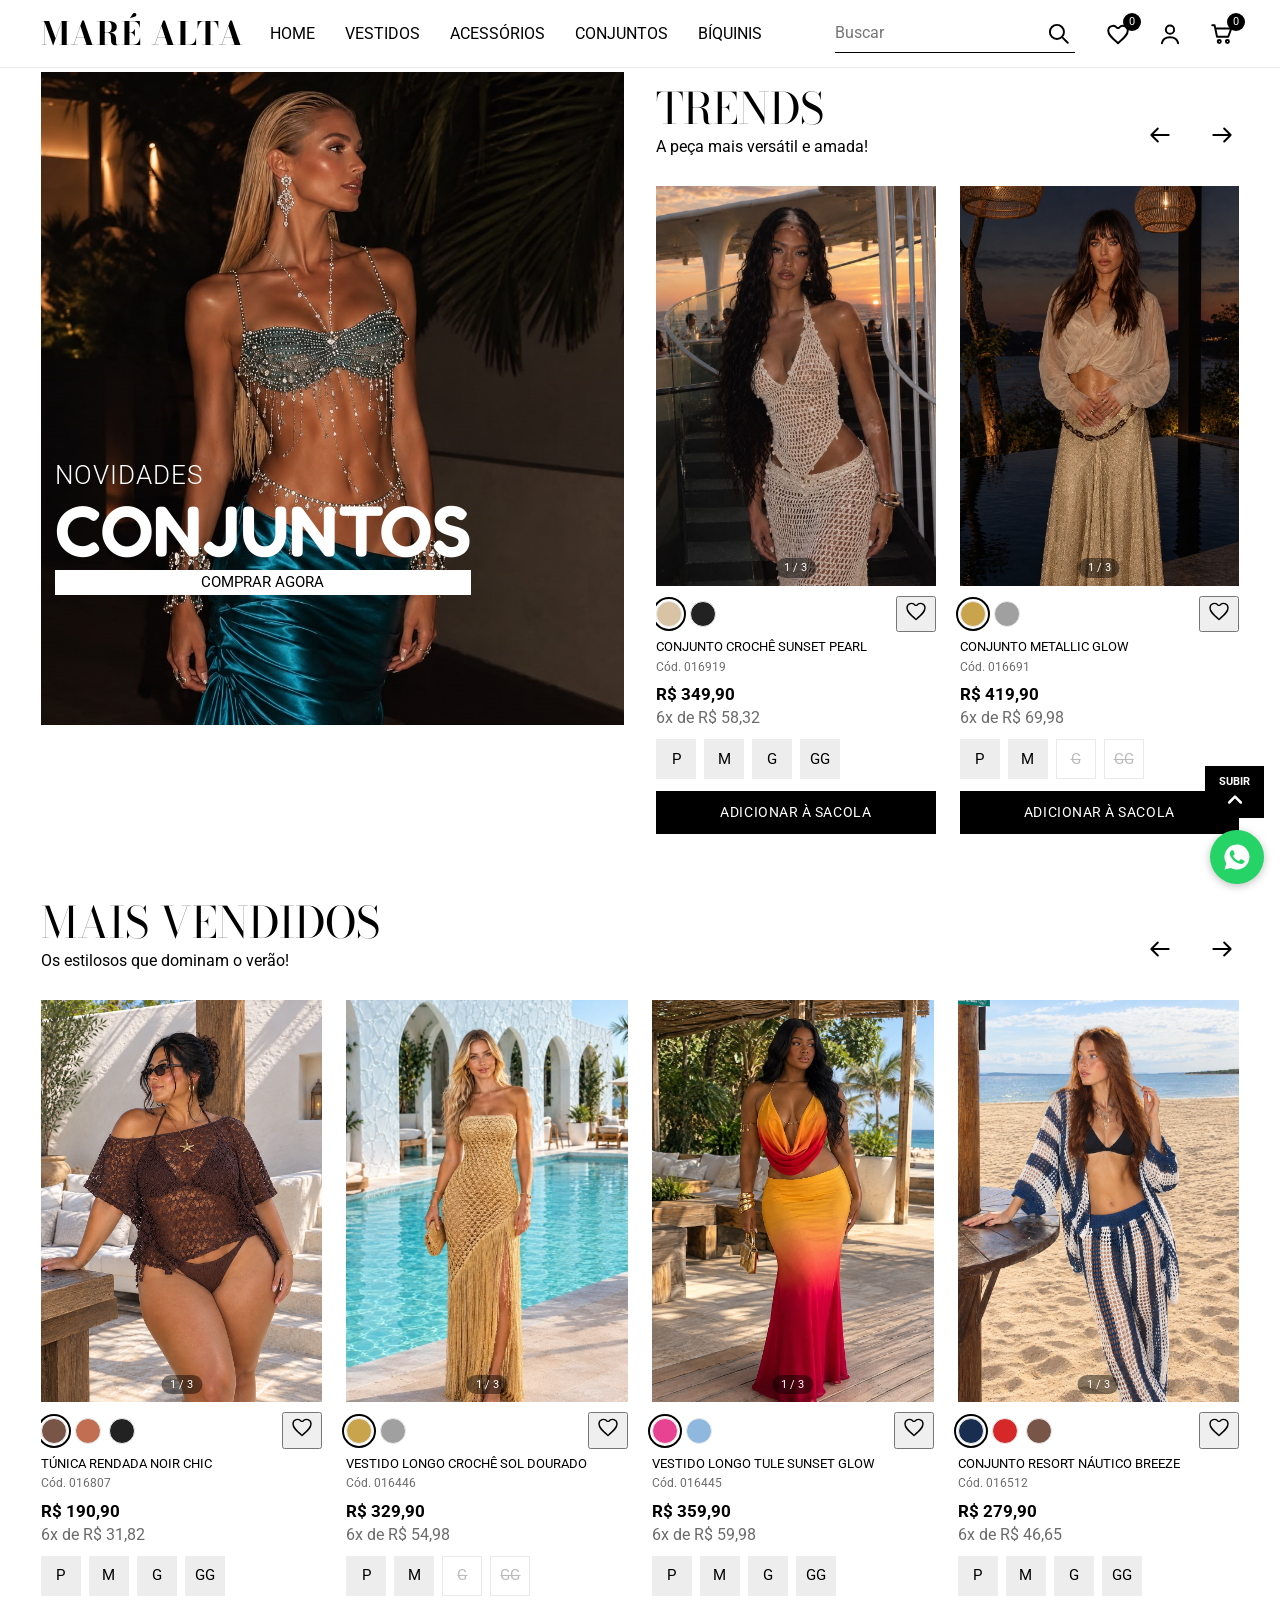
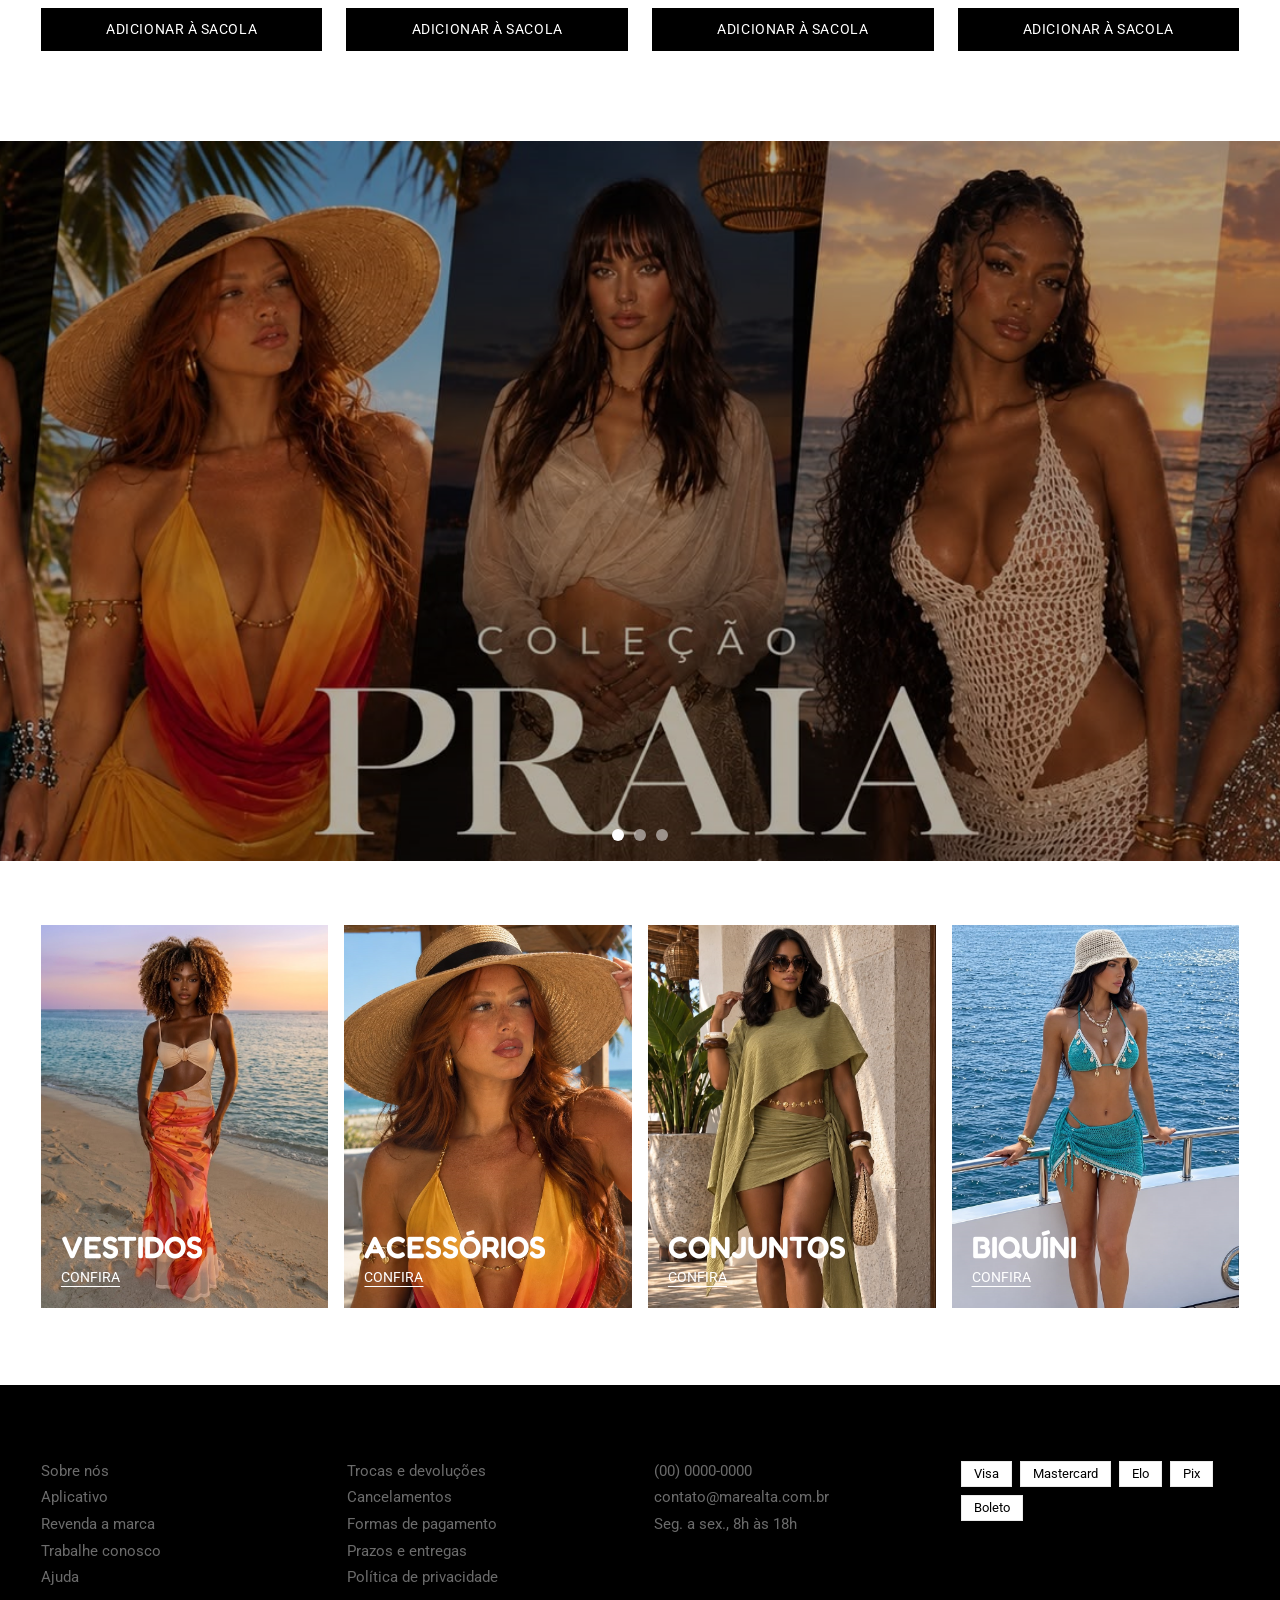
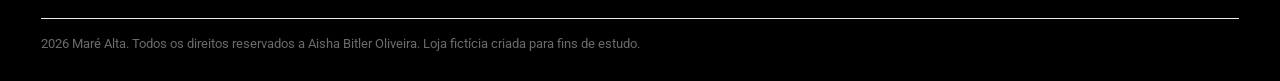
<file: index.html>
<!DOCTYPE html>
<html lang="pt-BR">
 <head>
  <meta charset="utf-8"/>
  <meta content="width=device-width, initial-scale=1, viewport-fit=cover" name="viewport"/>
  <title>
   Mar&eacute; Alta &mdash; Moda praia
  </title>
  <link href="https://fonts.googleapis.com/css2?family=Bodoni+Moda:wght@700&amp;family=Fredoka:wght@600&amp;family=Roboto:wght@300;400;500;700&amp;display=swap" rel="stylesheet"/>
  <style>
   :root {
    --bg:#fff;
    --ink:#000;
    --muted:#6B6B6B;
    --line:#EAEAEA;
    --chip:#EDEDED;
    --yellow:#FFF200;
    --foot:#F4F4F4;
    --sans:"Roboto","Helvetica Neue",Arial,sans-serif;
    --logo:"Bodoni Moda","Didot",Georgia,serif;
    --round:"Fredoka","Arial Rounded MT Bold",Arial,sans-serif;
    box-sizing:border-box;
    padding-top:env(safe-area-inset-top,0px);
    padding-bottom:env(safe-area-inset-bottom,0px);
    color-scheme:light;
}
@media (prefers-color-scheme: dark) {
    :root:not([data-theme="light"]) {
        --bg:#111;
        --ink:#fff;
        --muted:#A5A5A5;
        --line:#2C2C2C;
        --chip:#2A2A2A;
        --foot:#1A1A1A;
        color-scheme:dark
    }
}
:root[data-theme="dark"] {
    --bg:#111;
    --ink:#fff;
    --muted:#A5A5A5;
    --line:#2C2C2C;
    --chip:#2A2A2A;
    --foot:#1A1A1A;
    color-scheme:dark
}
html {
    scroll-padding-top:calc(env(safe-area-inset-top,0px) + 80px);
    scroll-behavior:smooth
}
* {
    box-sizing:border-box
}
body {
    margin:0;
    background:var(--bg);
    color:var(--ink);
    font-family:var(--sans);
    font-size:16px;
    line-height:1.4
}
a {
    color:inherit;
    text-decoration:none
}
button {
    font:inherit;
    color:inherit;
    cursor:pointer
}
:focus-visible {
    outline:2px solid var(--ink);
    outline-offset:3px
}
.pad {
    padding-left:clamp(16px,3.2vw,48px);
    padding-right:clamp(16px,3.2vw,48px)
}
header {
    position:sticky;
    top:env(safe-area-inset-top,0px);
    z-index:20;
    background:var(--bg);
    border-bottom:1px solid var(--line)
}
.hd {
    display:flex;
    align-items:center;
    gap:26px;
    padding-top:14px;
    padding-bottom:14px;
    flex-wrap:wrap
}
.logo {
    font-family:var(--logo);
    font-weight:700;
    font-size:2rem;
    letter-spacing:.03em;
    text-transform:uppercase;
    line-height:1
}
.pill {
    background:var(--yellow);
    color:#000;
    padding:5px 14px;
    border-radius:999px;
    font-size:1rem;
    text-transform:uppercase
}
nav.main {
    display:flex;
    gap:30px;
    flex-wrap:wrap
}
nav.main a {
    text-transform:uppercase
}
nav.main a:hover {
    text-decoration:underline;
    text-underline-offset:6px
}
.sp {
    flex:1
}
.search {
    display:flex;
    align-items:center;
    border-bottom:1px solid var(--ink);
    width:240px
}
.search input {
    flex:1;
    border:0;
    background:none;
    color:var(--ink);
    font:inherit;
    padding:8px 0;
    min-width:0;
    outline-offset:6px
}
.search button,.ic {
    background:none;
    border:0;
    padding:4px;
    display:flex;
    position:relative
}
svg.i {
    width:26px;
    height:26px;
    fill:none;
    stroke:currentColor;
    stroke-width:1.8;
    stroke-linecap:round;
    stroke-linejoin:round
}
.badge {
    position:absolute;
    top:-4px;
    right:-6px;
    background:#000;
    color:#fff;
    font-size:.7rem;
    min-width:18px;
    height:18px;
    border-radius:9px;
    display:grid;
    place-items:center
}
.icons {
    display:flex;
    gap:18px;
    align-items:center
}
.feature {
    display:grid;
    grid-template-columns:1fr 1fr;
    gap:32px;
    padding-top:4px;
    align-items:start
}
.ban {
    position:relative;
    aspect-ratio:1/1.12;
    overflow:hidden
}
.ban .ov {
    position:absolute;
    left:14px;
    bottom:20%;
    display:flex;
    flex-direction:column;
    color:#fff
}
.ban small {
    font-size:clamp(1rem,2vw,1.6rem);
    font-weight:300;
    letter-spacing:.04em;
    text-transform:uppercase
}
.ban strong {
    font-family:var(--round);
    font-weight:600;
    font-size:clamp(2.6rem,5.6vw,4.6rem);
    line-height:1;
    text-transform:uppercase
}
.ban a {
    background:#fff;
    color:#000;
    text-align:center;
    font-size:.95rem;
    text-transform:uppercase;
    padding:2px 10px;
    margin-top:4px
}
.sec-h {
    display:flex;
    justify-content:space-between;
    align-items:end;
    gap:16px;
    margin:12px 0 28px
}
.sec-h h2 {
    font-size:clamp(2rem,3.4vw,2.7rem);
    font-weight:400;
    margin:0;
    line-height:1.15
}
.sec-h p {
    margin:2px 0 0
}
.arrows {
    display:flex;
    gap:28px
}
.arrows button {
    background:none;
    border:0;
    padding:4px
}
.track {
    display:grid;
    grid-auto-flow:column;
    gap:24px;
    overflow-x:auto;
    scroll-snap-type:x mandatory;
    scrollbar-width:none
}
.track::-webkit-scrollbar {
    display:none
}
.t2 {
    grid-auto-columns:calc((100% - 24px)/2)
}
.t4 {
    grid-auto-columns:calc((100% - 72px)/4)
}
.card {
    scroll-snap-align:start;
    min-width:0
}
.ph {
    aspect-ratio:7/10;
    position:relative;
    overflow:hidden
}
.art {
    position:absolute;
    inset:0;
    width:100%;
    height:100%
}
.tag {
    position:absolute;
    left:10px;
    top:10px;
    background:#000;
    color:#fff;
    font-size:.75rem;
    padding:2px 10px;
    text-transform:uppercase
}
.r1 {
    display:flex;
    justify-content:space-between;
    align-items:center;
    margin:10px 0 6px;
    min-height:28px
}
.sws {
    display:flex;
    gap:8px
}
.sw {
    width:26px;
    height:26px;
    border-radius:50%;
    border:1px solid var(--line);
    padding:0
}
.sw[aria-pressed="true"] {
    outline:2px solid var(--ink);
    outline-offset:2px
}
.fav svg {
    width:24px;
    height:24px;
    stroke-width:1.4
}
.fav[aria-pressed="true"] svg {
    fill:currentColor
}
.nm {
    font-size:.82rem;
    text-transform:uppercase;
    margin:0
}
.cd {
    font-size:.75rem;
    color:var(--muted);
    margin:2px 0 8px
}
.pr {
    font-weight:700;
    font-size:1.05rem;
    margin:0
}
.pc {
    color:var(--muted);
    margin:0 0 10px
}
.szs {
    display:flex;
    gap:8px;
    flex-wrap:wrap
}
.sz {
    width:40px;
    height:40px;
    background:var(--chip);
    border:0;
    font-size:.95rem
}
.sz[aria-pressed="true"] {
    background:#000;
    color:#fff
}
.sz:disabled {
    color:#BBB;
    text-decoration:line-through;
    cursor:not-allowed;
    background:transparent;
    border:1px solid var(--line)
}
.add {
    width:100%;
    margin-top:12px;
    background:#000;
    color:#fff;
    border:0;
    padding:12px;
    text-transform:uppercase;
    font-size:.85rem;
    letter-spacing:.04em
}
.add:hover {
    opacity:.85
}
:root[data-theme="dark"] .add,:root[data-theme="dark"] .sz[aria-pressed="true"] {
    background:#fff;
    color:#000
}
.blk {
    margin-top:clamp(40px,5vw,72px)
}
.tiles {
    display:grid;
    grid-template-columns:repeat(4,1fr);
    gap:16px
}
.tile {
    position:relative;
    aspect-ratio:3/4;
    overflow:hidden;
    color:#fff;
    display:flex;
    flex-direction:column;
    justify-content:flex-end;
    padding:20px
}
.tile h3 {
    font-family:var(--round);
    font-weight:600;
    font-size:clamp(1.5rem,2.4vw,2.2rem);
    margin:0;
    text-transform:uppercase;
    position:relative
}
.tile span {
    position:relative;
    text-transform:uppercase;
    text-decoration:underline;
    text-underline-offset:4px;
    font-size:.9rem
}
.empty {
    color:var(--muted);
    padding:24px 0
}
footer {
    margin-top:clamp(48px,6vw,88px);
    background:black;
    padding-top:44px;
    padding-bottom:28px
}
.cols {
    display:grid;
    grid-template-columns:repeat(4,1fr);
    gap:28px
}
footer h4 {
    margin:0 0 12px;
    text-transform:uppercase;
    font-size:.9rem;
    letter-spacing:.06em
}
footer ul {
    list-style:none;
    margin:0;
    padding:0;
    display:grid;
    gap:6px;
    font-size:.92rem;
    color:var(--muted)
}
footer a:hover {
    color:var(--ink)
}
.pay {
    display:flex;
    gap:8px;
    flex-wrap:wrap
}
.pay span {
    border:1px solid var(--line);
    background:var(--bg);
    padding:3px 12px;
    font-size:.8rem
}
.copy {
    border-top:1px solid var(--line);
    margin-top:30px;
    padding-top:16px;
    font-size:.8rem;
    color:var(--muted)
}
.fixed {
    position:fixed;
    right:16px;
    bottom:calc(16px + env(safe-area-inset-bottom,0px));
    display:flex;
    flex-direction:column;
    gap:12px;
    align-items:flex-end;
    z-index:15
}
.up {
    background:#000;
    color:#fff;
    border:0;
    padding:8px 14px;
    font-size:.7rem;
    font-weight:700;
    display:flex;
    flex-direction:column;
    align-items:center;
    text-transform:uppercase
}
.up svg {
    width:20px;
    height:20px;
    stroke-width:3
}
.wa {
    width:54px;
    height:54px;
    border-radius:50%;
    background:#25D366;
    display:grid;
    place-items:center;
    box-shadow:0 2px 8px rgba(0,0,0,.25)
}
.wa svg {
    width:30px;
    height:30px;
    fill:#fff
}
.drawer {
    position:fixed;
    top:0;
    right:0;
    height:100%;
    width:min(400px,100%);
    background:var(--bg);
    color:var(--ink);
    z-index:40;
    transform:translateX(100%);
    transition:transform .3s;
    padding:calc(20px + env(safe-area-inset-top,0px)) 24px calc(20px + env(safe-area-inset-bottom,0px));
    display:flex;
    flex-direction:column;
    border-left:1px solid var(--line)
}
.drawer.open {
    transform:none
}
.drawer h2 {
    font-weight:400;
    font-size:1.8rem;
    margin:0 0 12px
}
.close {
    align-self:flex-end;
    background:none;
    border:0;
    font-size:1.8rem;
    line-height:1
}
.items {
    flex:1;
    overflow-y:auto
}
.item {
    display: flex;
    align-items: center;
    justify-content: space-between;
    gap: 12px;
    padding: 12px 0;
    border-bottom: 1px solid var(--line);
    font-size: .92rem;
}

.item-info {
    display: flex;
    align-items: center;
    gap: 12px;
    flex: 1;
    min-width: 0;
}

.item-img {
    width: 75px;
    height: 95px;
    object-fit: cover;
    flex-shrink: 0;
}

.item-details {
    display: flex;
    flex-direction: column;
    gap: 5px;
    min-width: 0;
}

.item-name {
    font-size: .82rem;
    font-weight: 500;
}

.item-details small {
    color: var(--muted);
}
.item button {
    background:none;
    border:0;
    color:var(--muted);
    text-decoration:underline
}
.total {
    display:flex;
    justify-content:space-between;
    font-size:1.15rem;
    margin:18px 0
}
.toast {
    position:fixed;
    left:50%;
    bottom:calc(24px + env(safe-area-inset-bottom,0px));
    transform:translate(-50%,40px);
    background:#000;
    color:#fff;
    padding:10px 22px;
    opacity:0;
    transition:.3s;
    z-index:50;
    pointer-events:none
}
.toast.show {
    opacity:1;
    transform:translate(-50%,0)
}
@media (prefers-reduced-motion:reduce) {
    * {
        scroll-behavior:auto!important;
        transition:none!important
    }
}
@media (max-width:900px) {
    .feature {
        grid-template-columns:1fr
    }
    .t4 {
        grid-auto-columns:62%
    }
    .tiles {
        grid-template-columns:repeat(2,1fr)
    }
    .cols {
        grid-template-columns:1fr 1fr
    }
    .t2 {
        grid-auto-columns:62%
    }
    .search {
        width:100%;
        order:9
    }
    .sp {
        display:none
    }
    .icons {
        margin-left:auto
    }
    nav.main {
        order:8;
        width:100%;
        flex-wrap:nowrap;
        overflow-x:auto;
        white-space:nowrap;
        gap:22px
    }
}

.hero-slider {
  position: relative;
  width: 100%;
  height: 80vh;
  min-height: 400px;
  overflow: hidden;
  margin-bottom: clamp(30px, 5vw, 60px);
}

.slides {
  position: relative;
  width: 100%;
  height: 100%;
}

.slide {
  position: absolute;
  inset: 0;
  opacity: 0;
  transition: opacity 0.8s ease-in-out;
  background-size: cover;
  background-position: center;
  display: flex;
  align-items: center;
  justify-content: center;
  text-align: center;
  padding: 20px;
}

.slide.active {
  opacity: 1;
}

.slide::before {
  content: '';
  position: absolute;
  inset: 0;
  background: rgba(0, 0, 0, 0.3);
}

.hero-text {
  position: relative;
  z-index: 1;
  color: #fff;
}

.hero-text h2 {
  font-family: var(--round);
  font-size: clamp(2.5rem, 6vw, 4.5rem);
  margin: 0;
  text-transform: uppercase;
  line-height: 1;
}

.hero-text p {
  font-size: clamp(1rem, 2vw, 1.3rem);
  margin: 12px 0 24px;
  font-weight: 300;
}

.hero-text a {
  background: #fff;
  color: #000;
  padding: 12px 30px;
  font-size: 0.9rem;
  text-transform: uppercase;
  font-weight: 700;
  display: inline-block;
  transition: opacity 0.2s;
}

.hero-text a:hover {
  opacity: 0.85;
}

/* Bolinhas de navegação */
.slider-dots {
  position: absolute;
  bottom: 20px;
  left: 50%;
  transform: translateX(-50%);
  display: flex;
  gap: 10px;
  z-index: 2;
}

.dot {
  width: 12px;
  height: 12px;
  border-radius: 50%;
  background: rgba(255, 255, 255, 0.5);
  cursor: pointer;
  transition: background 0.3s;
}

.dot.active {
  background: #fff;
}

.Titulo{
    font-family: var(--logo);
}
  </style>
 <link rel="stylesheet" href="mobile.css">
  <script src="menu.js" defer></script>
 </head>
 <body>
  <header>
   <div class="hd pad">
    <a class="logo" href="#topo">
     Mar&eacute; Alta
    </a>
    
    <nav aria-label="Cole&ccedil;&otilde;es" class="main">
     <a href="index.html">
      Home
     </a>
        <a href="vestidos.html">
      Vestidos
     </a>
     <a href="acessorios.html">
     Acessórios
     </a>
     <a href="conjuntos.html">
      Conjuntos
     </a>
     <a href="biquinis.html">
      Bíquinis
     </a>
    </nav>
    <span class="sp">
    </span>
    <form class="search" id="sf" role="search">
     <input aria-label="Buscar" id="q" placeholder="Buscar" type="search"/>
     <button aria-label="Buscar" type="submit">
      <svg class="i" viewbox="0 0 24 24">
       <circle cx="11" cy="11" r="6.5">
       </circle>
       <path d="M16 16l5 5">
       </path>
      </svg>
     </button>
    </form>
    <div class="icons">
     <button aria-label="Favoritos" class="ic" id="open-fav">
      <svg class="i" viewbox="0 0 24 24">
       <path d="M12 20.5l-1.2-1.1C6 15.2 3 12.5 3 9a4.5 4.5 0 0 1 8.2-2.6h1.6A4.5 4.5 0 0 1 21 9c0 3.500-3 6.200-7.800 10.400z">
       </path>
      </svg>
      <span class="badge" id="fcount">
       0
      </span>
     </button>
     <button aria-label="Minha conta" class="ic">
      <svg class="i" viewbox="0 0 24 24">
       <circle cx="12" cy="8" r="3.8">
       </circle>
       <path d="M4.500 20.500c.8-4 4-5.500 7.500-5.500s6.700 1.500 7.500 5.500">
       </path>
      </svg>
     </button>
     <button aria-label="Abrir sacola" class="ic" id="open-cart">
      <svg class="i" viewbox="0 0 24 24">
       <path d="M3 4h2.200l2.200 10.500h10.400L20.500 7H6">
       </path>
       <circle cx="9.500" cy="19" r="1.400">
       </circle>
       <circle cx="17" cy="19" r="1.400">
       </circle>
      </svg>
      <span class="badge" id="count">
       0
      </span>
     </button>
    </div>
   </div>
  </header>
  <main id="topo">
   
   <section class="feature pad" id="trends">
    <div class="ban" id="ban">
     <div class="ov">
      <small>
       Novidades
      </small>
      <strong>
       Conjuntos
      </strong>
      <a href="#trends-row">
       Comprar agora
      </a>
     </div>
    </div>
    <div id="trends-row">
     <div class="sec-h">
      <div>
       <h2 class="Titulo">
            TRENDS
       </h2>
       <p>
        A pe&ccedil;a mais vers&aacute;til e amada!
       </p>
      </div>
      <div class="arrows">
       <button aria-label="Anterior" data-d="-1" data-t="tr">
        <svg class="i" viewbox="0 0 24 24">
         <path d="M20 12H4M10 6l-6 6 6 6">
         </path>
        </svg>
       </button>
       <button aria-label="Pr&oacute;ximo" data-d="1" data-t="tr">
        <svg class="i" viewbox="0 0 24 24">
         <path d="M4 12h16M14 6l6 6-6 6">
         </path>
        </svg>
       </button>
      </div>
     </div>
     <div class="track t2" id="tr">
     </div>
    </div>
   </section>
   
   <section class="blk pad" id="apostas">
    <div class="sec-h">
     <div>
      <h2 class="Titulo">
       MAIS VENDIDOS
      </h2>
      <p>
       Os estilosos que dominam o ver&atilde;o!
      </p>
     </div>
     <div class="arrows">
      <button aria-label="Anterior" data-d="-1" data-t="ap">
       <svg class="i" viewbox="0 0 24 24">
        <path d="M20 12H4M10 6l-6 6 6 6">
        </path>
       </svg>
      </button>
      <button aria-label="Pr&oacute;ximo" data-d="1" data-t="ap">
       <svg class="i" viewbox="0 0 24 24">
        <path d="M4 12h16M14 6l6 6-6 6">
        </path>
       </svg>
      </button>
     </div>
    </div>
    <div class="track t4" id="ap">
    </div>
   </section>

   <br><br> <br><br>

    <section class="hero-slider" id="hero-slider">
  <div class="slides">
    <!-- Slide 1 -->
    <div class="slide active" style="background-image: url('img/bannerHome/banner1.jpeg');">
      <div class="hero-text">
        
      </div>
    </div>
    <!-- Slide 2 -->
    <div class="slide" style="background-image: url('img/bannerHome/banner2.jpeg');">
      <div class="hero-text">
       
      </div>
    </div>
    <!-- Slide 3 -->
    <div class="slide" style="background-image: url('img/bannerHome/banner3.jpeg');">
      <div class="hero-text">
       
    </div>
  </div>

  <!-- Indicadores (Bolinhas) -->
  <div class="slider-dots">
    <span class="dot active" onclick="setSlide(0)"></span>
    <span class="dot" onclick="setSlide(1)"></span>
    <span class="dot" onclick="setSlide(2)"></span>
  </div>
</section>

   <section class="blk pad" id="categorias">
    <div class="tiles" id="tiles">
    </div>
   </section>

  </main>
  <footer class="pad">
   <div class="cols">
    <div>
     <h4>
      Institucional
     </h4>
     <ul>
      <li>
       <a href="#">
        Sobre n&oacute;s
       </a>
      </li>
      <li>
       <a href="#">
        Aplicativo
       </a>
      </li>
      <li>
       <a href="#">
        Revenda a marca
       </a>
      </li>
      <li>
       <a href="#">
        Trabalhe conosco
       </a>
      </li>
      <li>
       <a href="#">
        Ajuda
       </a>
      </li>
     </ul>
    </div>
    <div>
     <h4>
      Pol&iacute;ticas
     </h4>
     <ul>
      <li>
       <a href="#">
        Trocas e devolu&ccedil;&otilde;es
       </a>
      </li>
      <li>
       <a href="#">
        Cancelamentos
       </a>
      </li>
      <li>
       <a href="#">
        Formas de pagamento
       </a>
      </li>
      <li>
       <a href="#">
        Prazos e entregas
       </a>
      </li>
      <li>
       <a href="#">
        Pol&iacute;tica de privacidade
       </a>
      </li>
     </ul>
    </div>
    <div>
     <h4>
      Atendimento
     </h4>
     <ul>
      <li>
       (00) 0000-0000
      </li>
      <li>
       contato@marealta.com.br
      </li>
      <li>
       Seg. a sex., 8h &agrave;s 18h
      </li>
     </ul>
    </div>
    <div>
     <h4>
      Formas de pagamento
     </h4>
     <div class="pay">
      <span>
       Visa
      </span>
      <span>
       Mastercard
      </span>
      <span>
       Elo
      </span>
      <span>
       Pix
      </span>
      <span>
       Boleto
      </span>
     </div>
    </div>
   </div>
   <div class="copy">
    2026 Maré Alta. Todos os direitos reservados a <a href="https://github.com/AishaBitler">Aisha Bitler Oliveira</a>. Loja fict&iacute;cia criada para fins de estudo.
   </div>
  </footer>
  <div class="fixed">
   <button aria-label="Subir ao topo" class="up" id="up">
    Subir
    <svg class="i" viewbox="0 0 24 24">
     <path d="M5 15l7-7 7 7">
     </path>
    </svg>
   </button>
   <a aria-label="Falar no WhatsApp" class="wa" href="#">
    <svg viewbox="0 0 24 24">
     <path d="M12 2a10 10 0 0 0-8.600 15.100L2 22l5-1.300A10 10 0 1 0 12 2zm5.800 14.200c-.2.700-1.400 1.300-1.900 1.300-.5.100-1.100.1-3.500-.8-3-1.200-4.900-4.200-5-4.400-.2-.2-1.200-1.600-1.200-3s.8-2.100 1-2.400c.3-.3.600-.4.800-.4h.6c.2 0 .4 0 .6.500.2.600.8 2 .9 2.200.1.100.1.300 0 .5-.1.200-.2.300-.4.500l-.5.600c-.2.200-.3.400-.1.700.2.300.8 1.300 1.700 2.100 1.200 1 2.100 1.300 2.400 1.500.3.100.5.100.6-.1l.9-1.100c.2-.3.400-.2.700-.1l2 1c.3.100.5.200.6.300.1.200.1.800-.1 1.500z">
     </path>
    </svg>
   </a>
  </div>
  <aside aria-hidden="true" aria-label="Painel" class="drawer" id="drawer">
   <button aria-label="Fechar" class="close" id="close-cart">
    &times;
   </button>
   <h2 id="dtitle">
    Sua sacola
   </h2>
   <div class="items" id="items">
   </div>
   <div class="total" id="totalrow">
    <span>
     Total
    </span>
    <strong id="total">
     R$ 0,00
    </strong>
   </div>
   <button class="add" id="checkout" style="margin-top:0">
    Finalizar compra
   </button>
  </aside>
  <div class="toast" id="toast" role="status">
  </div>
  <script>
   
   const IMAGENS = {
     banner: "img/conjuntos/azulBrilhante.jpeg", // Ex.: "img/banner-verao.jpg"
     produtos: {
       1: "img/conjuntos/conjuntoCroche.jpeg",  // Conjunto cropped babado + calça renda Maré
       2: "img/conjuntos/dourado.jpeg",  // Conjunto tule pérola cropped + saia
       3: "img/vestidos/vestidoBranco.jpeg",  // Conjunto linho cropped + short Brisa
       4: "img/conjuntos/lantejola.jpeg",  // Conjunto biquíni concha + canga
       32: "img/biquinis/biquini.png",  // Vestido longo renda bordada Maré
       6: "img/vestidos/vestido.jpeg",  // Vestido longo tule halter aquarela
       7: "img/vestidos/vestidoColorido.jpeg",  // Vestido longo tule jardim
       8: "img/conjuntos/listrado.png",  // Vestido midi linho horizonte
       9: "img/vestidos/vestidoCroche.jpeg",  // Vestido longo fenda coral
       10: "img/vestidos/vestidoVerde.jpeg"  // Vestido curto crochê areia
     },
     categorias: {
       vestidos: "img/vestidos/vestidoFlor.jpg", // Ex.: "img/categoria-vestidos.jpg"
       sports: "img/acessorios/chapeu.jpeg",   // Ex.: "img/categoria-sports.jpg"
       conjuntos: "img/conjuntos/conjuntoVerde.jpeg",// Ex.: "img/categoria-conjuntos.jpg"
       biquini: "img/biquinis/biquiniAzul.jpeg"   // Ex.: "img/categoria-biquini.jpg"
     }
   };

   const COL={rosa:"#E8A0AE",azul:"#8FB8DE",coral:"#F28C6B",areia:"#E3C9A0",branco:"#F4EFE9",verde:"#9CC5B5",preto:"#222222",bege:"#D8C3A5",marrom:"#795548",cinza:"#A0A0A0",offwhite:"#FAF7F2",champanhe:"#E8D5B7",dourado:"#C9A44C",prata:"#C0C0C0",vermelho:"#D62828",pink:"#E84393",lilas:"#B5A0D8",vinho:"#722F37",laranja:"#ED8B35",amarelo:"#F2D04F",oliva:"#85865A",marinho:"#192D50",terracota:"#C16E52",nude:"#D9B49A"};

const BG=["linear-gradient(180deg,#F6E3D6,#E8C4B2)","linear-gradient(180deg,#F5F7F9,#D9E3EC)","linear-gradient(180deg,#FBF1EA,#F1D4C4)","linear-gradient(180deg,#F8F8F6,#E4E1DA)"];

const ALL={P:1,M:1,G:1,GG:1};

const P=[
{id:1,nome:"Conjunto Crochê Sunset Pearl",cod:"016919",preco:349.9,cat:"Conjunto",cores:["bege","preto"],tam:ALL,bg:0,row:"tr",tag:"Novo"},
{id:2,nome:"Conjunto Metallic Glow",cod:"016691",preco:419.9,cat:"Conjunto",cores:["dourado", "cinza"],tam:{P:1,M:1,G:0,GG:0},bg:2,row:"tr"},
{id:3,nome:"Vestido Maxi Cut-Out White Sands",cod:"016436",preco:329.9,cat:"Conjunto",cores:["areia",,"branco","offwhite"],tam:ALL,bg:3,row:"tr"},
{id:4,nome:"Conjunto Sparkle Crystal Festival",cod:"016436",preco:489.9,cat:"Conjunto",cores:["dourado","prata", "preto"],tam:ALL,bg:3,row:"tr"},
{id:32,nome:"Túnica Rendada Noir Chic",cod:"016807",preco:190.9,cat:"Biquini",cores:["marrom","terracota","preto", ],tam:ALL,bg:0,row:"ap"},
{id:6,nome:"Vestido Longo Crochê Sol Dourado",cod:"016446",preco:329.9,cat:"Vestido",cores:["dourado", "cinza"],tam:{P:1,M:1,G:0,GG:0},bg:1,row:"ap"},
{id:7,nome:"Vestido Longo Tule Sunset Glow",cod:"016445",preco:359.9,cat:"Vestido",cores:["pink", "azul"],tam:ALL,bg:2,row:"ap",tag:"Novo"},
{id:8,nome:"Conjunto Resort Náutico Breeze",cod:"016512",preco:279.9,cat:"Vestido",cores:["marinho","vermelho", "marrom"],tam:ALL,bg:3,row:"ap"},
{id:9,nome:"Vestido Maxi Croché Cut-Out Sereia",cod:"016530",preco:400.9,cat:"Vestido",cores:["white"],tam:{P:1,M:1,G:1,GG:0},bg:0,row:"ap"},
{id:10,nome:"Vestido Midi Drapeado Olive Riviera",cod:"016577",preco:299.9,cat:"Vestido",cores:["oliva","marrom", "vinho"],tam:ALL,bg:1,row:"ap"}
];

const SKIN="#D9A98C",HAIR="#4A2E22";
function art(cat,c){
  const f=`class="dress" style="fill:${c}"`;
  let b=`<ellipse cx="150" cy="215" rx="150" ry="260" fill="#fff" opacity=".28"/><circle cx="150" cy="54" r="30" fill="${HAIR}"/><circle cx="150" cy="58" r="17" fill="${SKIN}"/><rect x="143" y="72" width="14" height="18" fill="${SKIN}"/>`;
  if(cat==="Vestido")b+=`<path ${f} d="M124 92L142 82h16l18 10-4 62 14 100 18 150H98l18-150 14-100z"/>`;
  else if(cat==="Conjunto")b+=`<path ${f} d="M122 92h56l-6 62h-44z"/><path ${f} d="M126 160h48l24 240h-44l-4-170-4 170h-44z"/><path fill="${SKIN}" d="M128 154h44v8h-44z"/>`;
  else b+=`<path fill="${SKIN}" d="M124 92h52l-4 108 12 70h-68l12-70z"/><path ${f} d="M124 104l26 18 26-18-4 36h-44z"/><path ${f} d="M120 240h60l-30 44z"/>`;
  return `<svg class="art" viewBox="0 0 300 420" preserveAspectRatio="xMidYMax slice" aria-hidden="true">${b}</svg>`;
}
let cart=[],favs=new Set(),view="cart",busca="";
const brl=v=>v.toLocaleString("pt-BR",{style:"currency",currency:"BRL"});
const $=id=>document.getElementById(id);
const heart='<svg class="i" viewBox="0 0 24 24"><path d="M12 20.500l-1.200-1.100C6 15.200 3 12.500 3 9a4.500 4.500 0 0 1 8.200-2.600h1.600A4.500 4.500 0 0 1 21 9c0 3.500-3 6.200-7.800 10.400z"/></svg>';
const card=p=>`<article class="card" data-id="${p.id}"><div class="ph" style="background:${BG[p.bg]}">${p.tag?`<span class="tag">${p.tag}</span>`:""}${IMAGENS.produtos[p.id]?`<img class="art" src="${IMAGENS.produtos[p.id]}" alt="${p.nome}" style="object-fit:cover" onerror="handleImageError(this)">`:art(p.cat,COL[p.cores[0]])}</div>
<div class="r1"><div class="sws">${p.cores.map((k,i)=>`<button class="sw" data-c="${COL[k]}" aria-pressed="${i==0}" aria-label="Cor ${k}" style="background:${COL[k]}"></button>`).join("")}</div><button class="fav" data-fav="${p.id}" aria-pressed="${favs.has(p.id)}" aria-label="Favoritar">${heart}</button></div>
<p class="nm">${p.nome}</p><p class="cd">Cód. ${p.cod}</p><p class="pr">${brl(p.preco)}</p><p class="pc">6x de ${brl(p.preco/6)}</p>
<div class="szs">${Object.entries(p.tam).map(([s,ok])=>`<button class="sz" data-s="${s}" aria-pressed="false" ${ok?"":"disabled"}>${s}</button>`).join("")}</div>
<button class="add" data-add="${p.id}">Adicionar à sacola</button></article>`;
function renderRows(){
  ["tr","ap"].forEach(r=>{const l=P.filter(p=>p.row===r&&p.nome.toLowerCase().includes(busca));
    $(r).innerHTML=l.length?l.map(card).join(""):'<p class="empty">Nenhuma peça encontrada. Tente outra busca.</p>'});
}
function handleImageError(img){
  // Se o caminho da foto estiver errado, volta para a ilustração original.
  if(img.closest(".ph")){
    const card=img.closest(".card");
    const produto=P.find(p=>p.id===Number(card?.dataset.id));
    if(produto) img.outerHTML=art(produto.cat,COL[produto.cores[0]]);
    else img.remove();
    return;
  }

  if(img.closest(".tile")){
    const tile=img.closest(".tile");
    const nome=tile.querySelector("h3")?.textContent || "";
    const tipo=nome==="Vestidos"?"Vestido":nome==="Biquíni"?"Biquíni":"Conjunto";
    img.outerHTML=art(tipo,"rgba(255,255,255,.55)");
    return;
  }

  if(img.closest("#ban")){
    img.remove();
    $("ban").insertAdjacentHTML(
      "afterbegin",
      `<div style="position:absolute;inset:0;background:linear-gradient(180deg,#F3C9C5,#E39BA4 55%,#D9857F)"></div>${art("Vestido","#F7D3D6")}`
    );
  } else {
    img.remove();
  }
}

function renderStatic(){
  const bannerImagem = IMAGENS.banner
    ? `<img src="${IMAGENS.banner}" alt="Novidades da coleção Maré Alta" style="position:absolute;inset:0;width:100%;height:100%;object-fit:cover" onerror="handleImageError(this)">`
    : `<div style="position:absolute;inset:0;background:linear-gradient(180deg,#F3C9C5,#E39BA4 55%,#D9857F)"></div>${art("Vestido","#F7D3D6")}`;
  $("ban").insertAdjacentHTML("afterbegin", bannerImagem);

  const T=[
    ["Vestidos","Vestido","#E8A0AE","#C97B8B","vestidos","vestidos.html"],
    ["Acessórios","Conjunto","#8FB8DE","#5E8DB8","sports","acessorios.html"],
    ["Conjuntos","Conjunto","#F28C6B","#C96A4A","conjuntos","conjuntos.html"],
    ["Biquíni","Biquíni","#E3C9A0","#BFA06E","biquini","biquinis.html"]
  ];

  $("tiles").innerHTML=T.map(t=>{
    const imagem=IMAGENS.categorias[t[4]];
    const visual=imagem
      ? `<img class="art" src="${imagem}" alt="${t[0]}" style="object-fit:cover" onerror="handleImageError(this)">`
      : art(t[1],"rgba(255,255,255,.55)");
    return `<a class="tile" href="${t[5]}" style="background:linear-gradient(180deg,${t[2]},${t[3]})">${visual}<h3>${t[0]}</h3><span>Confira</span></a>`;
  }).join("");
}
function renderDrawer(){
  const list=view==="cart"?cart:P.filter(p=>favs.has(p.id));
  $("dtitle").textContent=view==="cart"?"Sua sacola":"Seus favoritos";
  $("totalrow").style.display=$("checkout").style.display=view==="cart"?"":"none";
 $("items").innerHTML = list.length
    ? list.map((p, i) => `
        <div class="item">

            <div class="item-info">

                <img
                    class="item-img"
                    src="${IMAGENS.produtos[p.id]}"
                    alt="${p.nome}"
                    onerror="this.style.display='none'"
                >

                <div class="item-details">

                    <span class="item-name">
                        ${p.nome.toUpperCase()}
                    </span>

                    <small>
                        ${view === "cart" ? "Tam. " + p.t + " · " : ""}
                        ${brl(p.preco)}
                    </small>

                </div>

            </div>

            <button data-rm="${i}">
                Remover
            </button>

        </div>
    `).join("")
    : `<p class="empty">${
        view === "cart"
            ? "Sua sacola está vazia. Escolha uma peça na coleção."
            : "Você ainda não favoritou nenhuma peça."
    }</p>`;
  $("count").textContent=cart.length;$("fcount").textContent=favs.size;
  $("total").textContent=brl(cart.reduce((s,p)=>s+p.preco,0));
}
function toggle(o){$("drawer").classList.toggle("open",o);$("drawer").setAttribute("aria-hidden",!o)}
function toast(m){const t=$("toast");t.textContent=m;t.classList.add("show");clearTimeout(toast.t);toast.t=setTimeout(()=>t.classList.remove("show"),1800)}
document.addEventListener("click",e=>{
  const sw=e.target.closest(".sw"),sz=e.target.closest(".sz"),fv=e.target.closest(".fav"),ad=e.target.closest("[data-add]"),rm=e.target.closest("[data-rm]"),ar=e.target.closest("[data-t]");
  if(sw){const c=sw.closest(".card");c.querySelectorAll(".sw").forEach(x=>x.setAttribute("aria-pressed",x===sw));c.querySelectorAll(".dress").forEach(d=>d.style.fill=sw.dataset.c)}
  if(sz){const c=sz.closest(".card");c.querySelectorAll(".sz").forEach(x=>x.setAttribute("aria-pressed",x===sz))}
  if(fv){const id=+fv.dataset.fav;favs.has(id)?favs.delete(id):favs.add(id);fv.setAttribute("aria-pressed",favs.has(id));renderDrawer()}
  if(ad){const c=ad.closest(".card"),s=c.querySelector('.sz[aria-pressed="true"]');
    if(!s){toast("Escolha um tamanho");return}
    cart.push({...P.find(p=>p.id==ad.dataset.add),t:s.dataset.s});renderDrawer();toast("Adicionado à sacola")}
  if(rm){const i=+rm.dataset.rm;if(view==="cart")cart.splice(i,1);else favs.delete(P.filter(p=>favs.has(p.id))[i].id);renderRows();renderDrawer()}
  if(ar){const t=$(ar.dataset.t),w=t.firstElementChild.getBoundingClientRect().width+24;t.scrollBy({left:w*ar.dataset.d,behavior:"smooth"})}
});
$("open-cart").onclick=()=>{view="cart";renderDrawer();toggle(true)};
$("open-fav").onclick=()=>{view="fav";renderDrawer();toggle(true)};
$("close-cart").onclick=()=>toggle(false);
$("checkout").onclick=()=>{if(!cart.length)return;cart=[];renderDrawer();toggle(false);toast("Pedido recebido! Obrigada por comprar na Maré Alta.")};
$("q").oninput=e=>{busca=e.target.value.trim().toLowerCase();renderRows()};
$("sf").onsubmit=e=>{e.preventDefault();$("apostas").scrollIntoView()};
$("up").onclick=()=>window.scrollTo({top:0,behavior:"smooth"});
renderRows();renderStatic();renderDrawer();

let currentSlide = 0;
const slides = document.querySelectorAll('.slide');
const dots = document.querySelectorAll('.dot');
const totalSlides = slides.length;
let slideInterval;

function showSlide(index) {
  slides.forEach((slide, i) => {
    slide.classList.toggle('active', i === index);
    dots[i].classList.toggle('active', i === index);
  });
  currentSlide = index;
}

function nextSlide() {
  let next = (currentSlide + 1) % totalSlides;
  showSlide(next);
}

function setSlide(index) {
  showSlide(index);
  resetTimer();
}

function startTimer() {
  slideInterval = setInterval(nextSlide, 4000); // Troca a cada 4 segundos
}

function resetTimer() {
  clearInterval(slideInterval);
  startTimer();
}

// Inicia o carrossel e pausa ao passar o mouse por cima
startTimer();

const heroSlider = document.getElementById('hero-slider');
heroSlider.addEventListener('mouseenter', () => clearInterval(slideInterval));
heroSlider.addEventListener('mouseleave', startTimer);
  </script>
 <script src="fotos.js"></script>
<script src="abrirProduto.js"></script>
 </body>
</html>
</file>
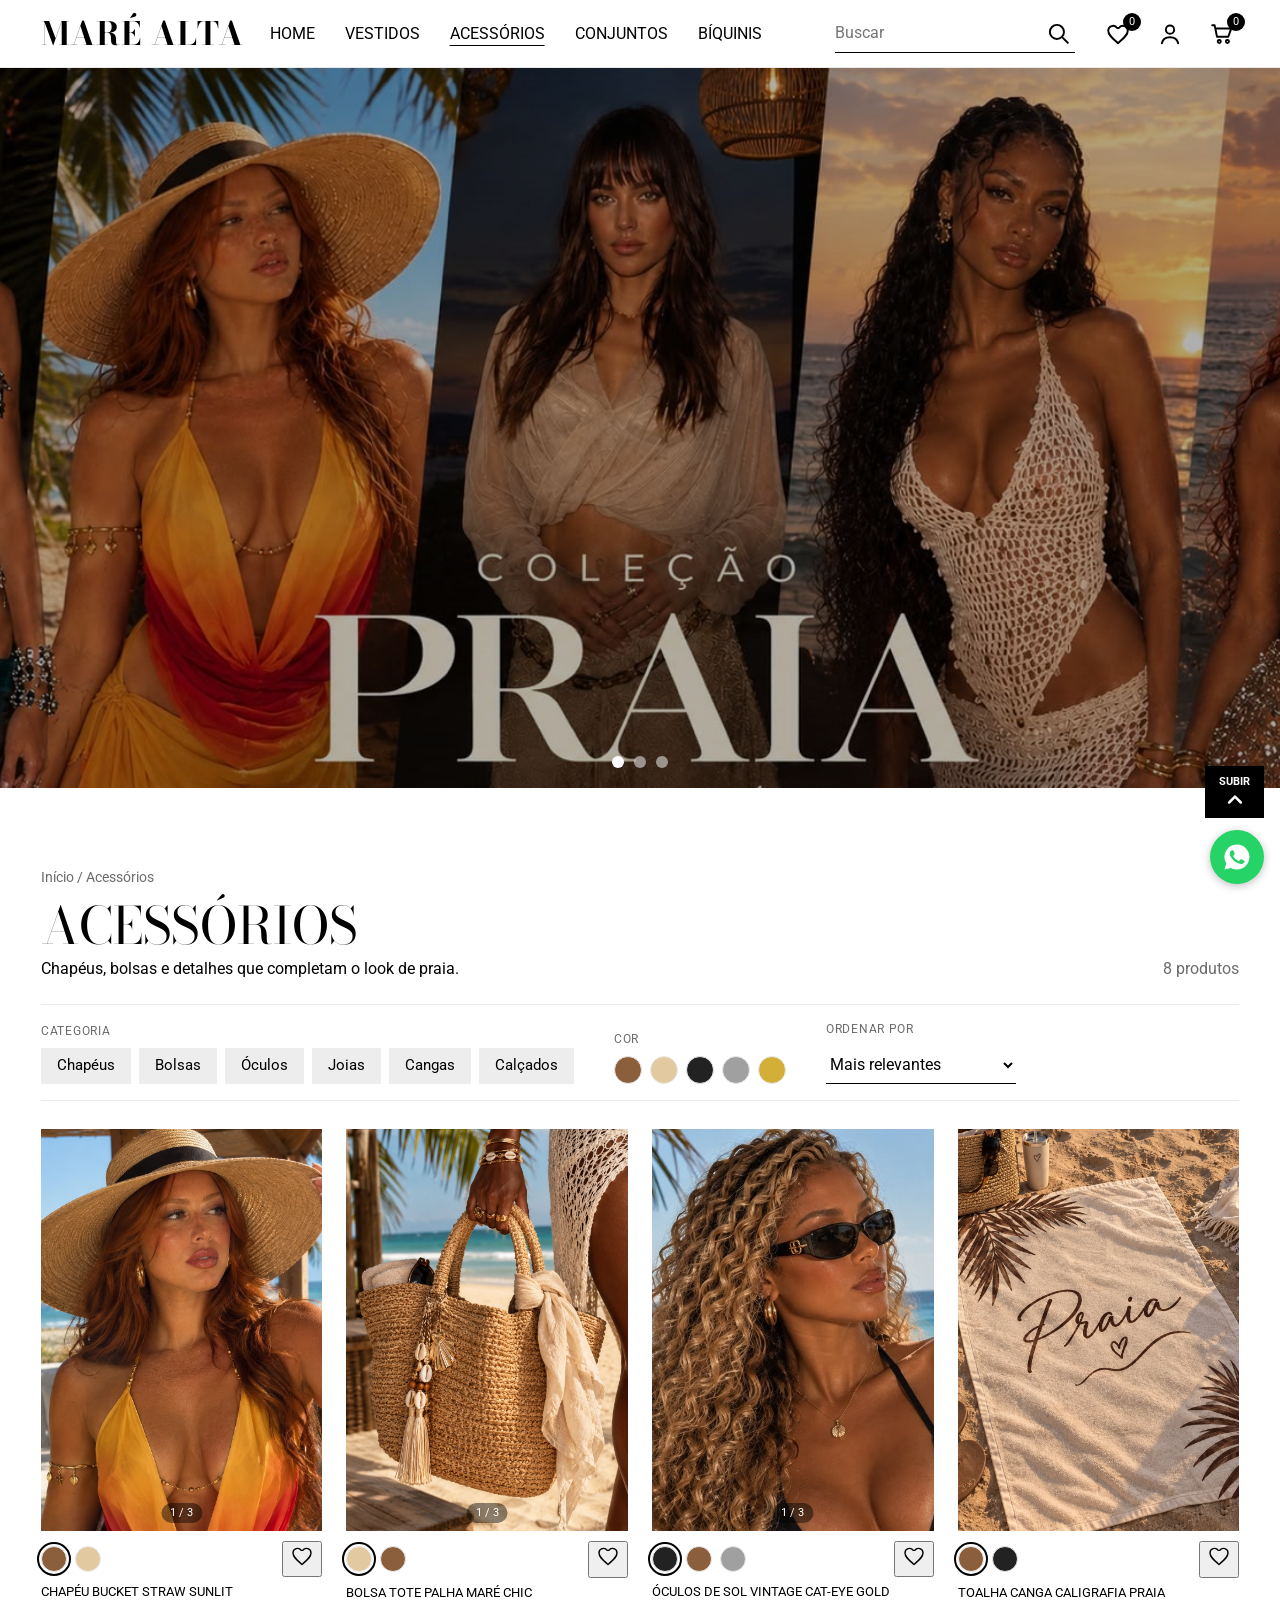
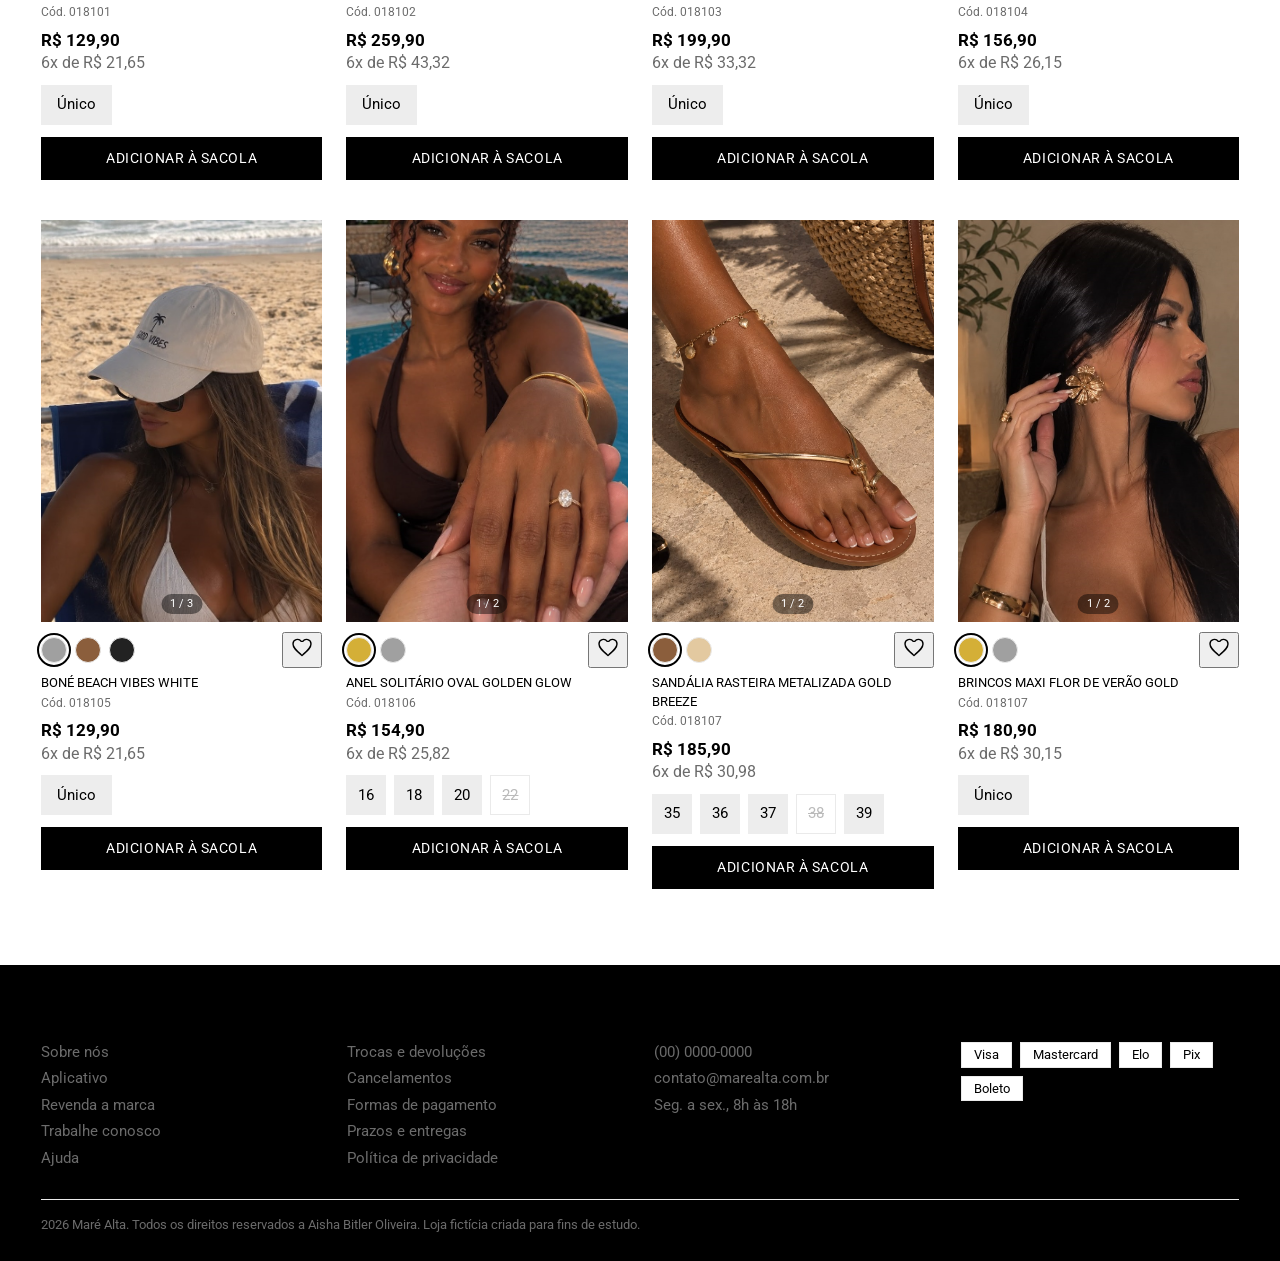
<file: acessorios.html>
<!DOCTYPE html>
<html lang="pt-BR">
 <head>
  <meta charset="utf-8"/>
  <meta content="width=device-width, initial-scale=1, viewport-fit=cover" name="viewport"/>
  <title>
   Acess&oacute;rios &mdash; Mar&eacute; Alta
  </title>
  <link href="https://fonts.googleapis.com/css2?family=Bodoni+Moda:wght@700&amp;family=Fredoka:wght@600&amp;family=Roboto:wght@300;400;500;700&amp;display=swap" rel="stylesheet"/>
  <style>
   :root {
    --bg:#fff;
    --ink:#000;
    --muted:#6B6B6B;
    --line:#EAEAEA;
    --chip:#EDEDED;
    --yellow:#FFF200;
    --foot:#F4F4F4;
    --sans:"Roboto","Helvetica Neue",Arial,sans-serif;
    --logo:"Bodoni Moda","Didot",Georgia,serif;
    --round:"Fredoka","Arial Rounded MT Bold",Arial,sans-serif;
    box-sizing:border-box;
    padding-top:env(safe-area-inset-top,0px);
    padding-bottom:env(safe-area-inset-bottom,0px);
    color-scheme:light;
}
@media (prefers-color-scheme: dark) {
    :root:not([data-theme="light"]) {
        --bg:#111;
        --ink:#fff;
        --muted:#A5A5A5;
        --line:#2C2C2C;
        --chip:#2A2A2A;
        --foot:#1A1A1A;
        color-scheme:dark
    }
}
:root[data-theme="dark"] {
    --bg:#111;
    --ink:#fff;
    --muted:#A5A5A5;
    --line:#2C2C2C;
    --chip:#2A2A2A;
    --foot:#1A1A1A;
    color-scheme:dark
}
html {
    scroll-padding-top:calc(env(safe-area-inset-top,0px) + 80px);
    scroll-behavior:smooth
}
* {
    box-sizing:border-box
}
body {
    margin:0;
    background:var(--bg);
    color:var(--ink);
    font-family:var(--sans);
    font-size:16px;
    line-height:1.4
}
a {
    color:inherit;
    text-decoration:none
}
button {
    font:inherit;
    color:inherit;
    cursor:pointer
}
:focus-visible {
    outline:2px solid var(--ink);
    outline-offset:3px
}
.pad {
    padding-left:clamp(16px,3.2vw,48px);
    padding-right:clamp(16px,3.2vw,48px)
}
header {
    position:sticky;
    top:env(safe-area-inset-top,0px);
    z-index:20;
    background:var(--bg);
    border-bottom:1px solid var(--line)
}
.hd {
    display:flex;
    align-items:center;
    gap:26px;
    padding-top:14px;
    padding-bottom:14px;
    flex-wrap:wrap
}
.logo {
    font-family:var(--logo);
    font-weight:700;
    font-size:2rem;
    letter-spacing:.03em;
    text-transform:uppercase;
    line-height:1
}
.pill {
    background:var(--yellow);
    color:#000;
    padding:5px 14px;
    border-radius:999px;
    font-size:1rem;
    text-transform:uppercase
}
nav.main {
    display:flex;
    gap:30px;
    flex-wrap:wrap
}
nav.main a {
    text-transform:uppercase
}
nav.main a:hover {
    text-decoration:underline;
    text-underline-offset:6px
}
.sp {
    flex:1
}
.search {
    display:flex;
    align-items:center;
    border-bottom:1px solid var(--ink);
    width:240px
}
.search input {
    flex:1;
    border:0;
    background:none;
    color:var(--ink);
    font:inherit;
    padding:8px 0;
    min-width:0;
    outline-offset:6px
}
.search button,.ic {
    background:none;
    border:0;
    padding:4px;
    display:flex;
    position:relative
}
svg.i {
    width:26px;
    height:26px;
    fill:none;
    stroke:currentColor;
    stroke-width:1.8;
    stroke-linecap:round;
    stroke-linejoin:round
}
.badge {
    position:absolute;
    top:-4px;
    right:-6px;
    background:#000;
    color:#fff;
    font-size:.7rem;
    min-width:18px;
    height:18px;
    border-radius:9px;
    display:grid;
    place-items:center
}
.icons {
    display:flex;
    gap:18px;
    align-items:center
}
.feature {
    display:grid;
    grid-template-columns:1fr 1fr;
    gap:32px;
    padding-top:4px;
    align-items:start
}
.ban {
    position:relative;
    aspect-ratio:1/1.12;
    overflow:hidden
}
.ban .ov {
    position:absolute;
    left:14px;
    bottom:20%;
    display:flex;
    flex-direction:column;
    color:#fff
}
.ban small {
    font-size:clamp(1rem,2vw,1.6rem);
    font-weight:300;
    letter-spacing:.04em;
    text-transform:uppercase
}
.ban strong {
    font-family:var(--round);
    font-weight:600;
    font-size:clamp(2.6rem,5.6vw,4.6rem);
    line-height:1;
    text-transform:uppercase
}
.ban a {
    background:#fff;
    color:#000;
    text-align:center;
    font-size:.95rem;
    text-transform:uppercase;
    padding:2px 10px;
    margin-top:4px
}
.sec-h {
    display:flex;
    justify-content:space-between;
    align-items:end;
    gap:16px;
    margin:12px 0 28px
}
.sec-h h2 {
    font-size:clamp(2rem,3.4vw,2.7rem);
    font-weight:400;
    margin:0;
    line-height:1.15
}
.sec-h p {
    margin:2px 0 0
}
.arrows {
    display:flex;
    gap:28px
}
.arrows button {
    background:none;
    border:0;
    padding:4px
}
.track {
    display:grid;
    grid-auto-flow:column;
    gap:24px;
    overflow-x:auto;
    scroll-snap-type:x mandatory;
    scrollbar-width:none
}
.track::-webkit-scrollbar {
    display:none
}
.t2 {
    grid-auto-columns:calc((100% - 24px)/2)
}
.t4 {
    grid-auto-columns:calc((100% - 72px)/4)
}
.card {
    scroll-snap-align:start;
    min-width:0
}
.ph {
    aspect-ratio:7/10;
    position:relative;
    overflow:hidden
}
.art {
    position:absolute;
    inset:0;
    width:100%;
    height:100%
}
.tag {
    position:absolute;
    left:10px;
    top:10px;
    background:#000;
    color:#fff;
    font-size:.75rem;
    padding:2px 10px;
    text-transform:uppercase
}
.r1 {
    display:flex;
    justify-content:space-between;
    align-items:center;
    margin:10px 0 6px;
    min-height:28px
}
.sws {
    display:flex;
    gap:8px
}
.sw {
    width:26px;
    height:26px;
    border-radius:50%;
    border:1px solid var(--line);
    padding:0
}
.sw[aria-pressed="true"] {
    outline:2px solid var(--ink);
    outline-offset:2px
}
.fav svg {
    width:24px;
    height:24px;
    stroke-width:1.4
}
.fav[aria-pressed="true"] svg {
    fill:currentColor
}
.nm {
    font-size:.82rem;
    text-transform:uppercase;
    margin:0
}
.cd {
    font-size:.75rem;
    color:var(--muted);
    margin:2px 0 8px
}
.pr {
    font-weight:700;
    font-size:1.05rem;
    margin:0
}
.pc {
    color:var(--muted);
    margin:0 0 10px
}
.szs {
    display:flex;
    gap:8px;
    flex-wrap:wrap
}
.sz {
    width:40px;
    height:40px;
    background:var(--chip);
    border:0;
    font-size:.95rem
}
.sz[aria-pressed="true"] {
    background:#000;
    color:#fff
}
.sz:disabled {
    color:#BBB;
    text-decoration:line-through;
    cursor:not-allowed;
    background:transparent;
    border:1px solid var(--line)
}
.add {
    width:100%;
    margin-top:12px;
    background:#000;
    color:#fff;
    border:0;
    padding:12px;
    text-transform:uppercase;
    font-size:.85rem;
    letter-spacing:.04em
}
.add:hover {
    opacity:.85
}
:root[data-theme="dark"] .add,:root[data-theme="dark"] .sz[aria-pressed="true"] {
    background:#fff;
    color:#000
}
.blk {
    margin-top:clamp(40px,5vw,72px)
}
.tiles {
    display:grid;
    grid-template-columns:repeat(4,1fr);
    gap:16px
}
.tile {
    position:relative;
    aspect-ratio:3/4;
    overflow:hidden;
    color:#fff;
    display:flex;
    flex-direction:column;
    justify-content:flex-end;
    padding:20px
}
.tile h3 {
    font-family:var(--round);
    font-weight:600;
    font-size:clamp(1.5rem,2.4vw,2.2rem);
    margin:0;
    text-transform:uppercase;
    position:relative
}
.tile span {
    position:relative;
    text-transform:uppercase;
    text-decoration:underline;
    text-underline-offset:4px;
    font-size:.9rem
}
.empty {
    color:var(--muted);
    padding:24px 0
}
footer {
    margin-top:clamp(48px,6vw,88px);
    background:black;
    padding-top:44px;
    padding-bottom:28px
}
.cols {
    display:grid;
    grid-template-columns:repeat(4,1fr);
    gap:28px
}
footer h4 {
    margin:0 0 12px;
    text-transform:uppercase;
    font-size:.9rem;
    letter-spacing:.06em
}
footer ul {
    list-style:none;
    margin:0;
    padding:0;
    display:grid;
    gap:6px;
    font-size:.92rem;
    color:var(--muted)
}
footer a:hover {
    color:var(--ink)
}
.pay {
    display:flex;
    gap:8px;
    flex-wrap:wrap
}
.pay span {
    border:1px solid var(--line);
    background:var(--bg);
    padding:3px 12px;
    font-size:.8rem
}
.copy {
    border-top:1px solid var(--line);
    margin-top:30px;
    padding-top:16px;
    font-size:.8rem;
    color:var(--muted)
}
.fixed {
    position:fixed;
    right:16px;
    bottom:calc(16px + env(safe-area-inset-bottom,0px));
    display:flex;
    flex-direction:column;
    gap:12px;
    align-items:flex-end;
    z-index:15
}
.up {
    background:#000;
    color:#fff;
    border:0;
    padding:8px 14px;
    font-size:.7rem;
    font-weight:700;
    display:flex;
    flex-direction:column;
    align-items:center;
    text-transform:uppercase
}
.up svg {
    width:20px;
    height:20px;
    stroke-width:3
}
.wa {
    width:54px;
    height:54px;
    border-radius:50%;
    background:#25D366;
    display:grid;
    place-items:center;
    box-shadow:0 2px 8px rgba(0,0,0,.25)
}
.wa svg {
    width:30px;
    height:30px;
    fill:#fff
}
.drawer {
    position:fixed;
    top:0;
    right:0;
    height:100%;
    width:min(400px,100%);
    background:var(--bg);
    color:var(--ink);
    z-index:40;
    transform:translateX(100%);
    transition:transform .3s;
    padding:calc(20px + env(safe-area-inset-top,0px)) 24px calc(20px + env(safe-area-inset-bottom,0px));
    display:flex;
    flex-direction:column;
    border-left:1px solid var(--line)
}
.drawer.open {
    transform:none
}
.drawer h2 {
    font-weight:400;
    font-size:1.8rem;
    margin:0 0 12px
}
.close {
    align-self:flex-end;
    background:none;
    border:0;
    font-size:1.8rem;
    line-height:1
}
.items {
    flex:1;
    overflow-y:auto
}
.item {
    display: flex;
    align-items: center;
    justify-content: space-between;
    gap: 12px;
    padding: 12px 0;
    border-bottom: 1px solid var(--line);
    font-size: .92rem;
}

.item-info {
    display: flex;
    align-items: center;
    gap: 12px;
    flex: 1;
    min-width: 0;
}

.item-img {
    width: 75px;
    height: 95px;
    object-fit: cover;
    flex-shrink: 0;
}

.item-details {
    display: flex;
    flex-direction: column;
    gap: 5px;
    min-width: 0;
}

.item-name {
    font-size: .82rem;
    font-weight: 500;
}

.item-details small {
    color: var(--muted);
}
.item button {
    background:none;
    border:0;
    color:var(--muted);
    text-decoration:underline
}
.total {
    display:flex;
    justify-content:space-between;
    font-size:1.15rem;
    margin:18px 0
}
.toast {
    position:fixed;
    left:50%;
    bottom:calc(24px + env(safe-area-inset-bottom,0px));
    transform:translate(-50%,40px);
    background:#000;
    color:#fff;
    padding:10px 22px;
    opacity:0;
    transition:.3s;
    z-index:50;
    pointer-events:none
}
.toast.show {
    opacity:1;
    transform:translate(-50%,0)
}
@media (prefers-reduced-motion:reduce) {
    * {
        scroll-behavior:auto!important;
        transition:none!important
    }
}
@media (max-width:900px) {
    .feature {
        grid-template-columns:1fr
    }
    .t4 {
        grid-auto-columns:62%
    }
    .tiles {
        grid-template-columns:repeat(2,1fr)
    }
    .cols {
        grid-template-columns:1fr 1fr
    }
    .t2 {
        grid-auto-columns:62%
    }
    .search {
        width:100%;
        order:9
    }
    .sp {
        display:none
    }
    .icons {
        margin-left:auto
    }
    nav.main {
        order:8;
        width:100%;
        flex-wrap:nowrap;
        overflow-x:auto;
        white-space:nowrap;
        gap:22px
    }
}

.hero-slider {
  position: relative;
  width: 100%;
  height: 80vh;
  min-height: 400px;
  overflow: hidden;
  margin-bottom: clamp(30px, 5vw, 60px);
}

.slides {
  position: relative;
  width: 100%;
  height: 100%;
}

.slide {
  position: absolute;
  inset: 0;
  opacity: 0;
  transition: opacity 0.8s ease-in-out;
  background-size: cover;
  background-position: center;
  display: flex;
  align-items: center;
  justify-content: center;
  text-align: center;
  padding: 20px;
}

.slide.active {
  opacity: 1;
}

.slide::before {
  content: '';
  position: absolute;
  inset: 0;
  background: rgba(0, 0, 0, 0.3);
}

.hero-text {
  position: relative;
  z-index: 1;
  color: #fff;
}

.hero-text h2 {
  font-family: var(--round);
  font-size: clamp(2.5rem, 6vw, 4.5rem);
  margin: 0;
  text-transform: uppercase;
  line-height: 1;
}

.hero-text p {
  font-size: clamp(1rem, 2vw, 1.3rem);
  margin: 12px 0 24px;
  font-weight: 300;
}

.hero-text a {
  background: #fff;
  color: #000;
  padding: 12px 30px;
  font-size: 0.9rem;
  text-transform: uppercase;
  font-weight: 700;
  display: inline-block;
  transition: opacity 0.2s;
}

.hero-text a:hover {
  opacity: 0.85;
}

/* Bolinhas de navegação */
.slider-dots {
  position: absolute;
  bottom: 20px;
  left: 50%;
  transform: translateX(-50%);
  display: flex;
  gap: 10px;
  z-index: 2;
}

.dot {
  width: 12px;
  height: 12px;
  border-radius: 50%;
  background: rgba(255, 255, 255, 0.5);
  cursor: pointer;
  transition: background 0.3s;
}

.dot.active {
  background: #fff;
}

.Titulo{
    font-family: var(--logo);
}
/* ===== Página de vestidos ===== */
nav.main a[aria-current]{text-decoration:underline;text-underline-offset:6px}
.crumb{font-size:.85rem;color:var(--muted);padding-top:20px}
.crumb a:hover{text-decoration:underline}
.ptitle{display:flex;justify-content:space-between;align-items:end;gap:16px;flex-wrap:wrap;margin:10px 0 24px}
.ptitle h1{font-size:clamp(2.2rem,4vw,3.2rem);font-weight:400;margin:0;line-height:1.1}
.ptitle p{margin:4px 0 0}
.cnt{color:var(--muted)}
.toolbar{display:flex;gap:16px 40px;flex-wrap:wrap;align-items:flex-end;padding:16px 0;border-top:1px solid var(--line);border-bottom:1px solid var(--line);margin-bottom:28px}
.fg{display:flex;flex-direction:column;gap:8px}
.fg>span{font-size:.75rem;text-transform:uppercase;letter-spacing:.06em;color:var(--muted)}
.fg .frow{display:flex;gap:8px;flex-wrap:wrap}
.fg select{background:none;color:var(--ink);border:0;border-bottom:1px solid var(--ink);font:inherit;padding:8px 24px 8px 0;min-width:190px}
.fg select option{color:#000}
.fc{width:28px;height:28px;border-radius:50%;border:1px solid var(--line);padding:0}
.fc[aria-pressed="true"]{outline:2px solid var(--ink);outline-offset:2px}
.ft{min-width:44px;height:36px;background:var(--chip);border:0;font-size:.95rem}
.ft[aria-pressed="true"]{background:var(--ink);color:var(--bg)}
.clear{background:none;border:0;text-decoration:underline;text-underline-offset:4px;padding:8px 0;color:var(--ink)}
.pgrid{display:grid;grid-template-columns:repeat(4,1fr);gap:40px 24px}
.pgrid .empty{grid-column:1/-1}
@media (max-width:1100px){.pgrid{grid-template-columns:repeat(3,1fr)}}
@media (max-width:760px){.pgrid{grid-template-columns:repeat(2,1fr);gap:32px 12px}.fg select{min-width:150px}}

.ft{padding:0 16px}
.sz.w{width:auto;padding:0 16px}

  </style>
  <link rel="stylesheet" href="mobile.css">
  <script src="menu.js" defer></script>
 </head>
 <body>
  <header>
   <div class="hd pad">
    <a class="logo" href="index.html">
     Mar&eacute; Alta
    </a>
    
    <nav aria-label="Cole&ccedil;&otilde;es" class="main">
     <a href="index.html">
      Home
     </a>
        <a href="vestidos.html">
      Vestidos
     </a>
     <a href="acessorios.html" aria-current="page">
     Acessórios
     </a>
     <a href="conjuntos.html">
      Conjuntos
     </a>
     <a href="biquinis.html">
      Bíquinis
     </a>
    </nav>
    <span class="sp">
    </span>
    <form class="search" id="sf" role="search">
     <input aria-label="Buscar" id="q" placeholder="Buscar" type="search"/>
     <button aria-label="Buscar" type="submit">
      <svg class="i" viewbox="0 0 24 24">
       <circle cx="11" cy="11" r="6.5">
       </circle>
       <path d="M16 16l5 5">
       </path>
      </svg>
     </button>
    </form>
    <div class="icons">
     <button aria-label="Favoritos" class="ic" id="open-fav">
      <svg class="i" viewbox="0 0 24 24">
       <path d="M12 20.5l-1.2-1.1C6 15.2 3 12.5 3 9a4.5 4.5 0 0 1 8.2-2.6h1.6A4.5 4.5 0 0 1 21 9c0 3.500-3 6.200-7.800 10.400z">
       </path>
      </svg>
      <span class="badge" id="fcount">
       0
      </span>
     </button>
     <button aria-label="Minha conta" class="ic">
      <svg class="i" viewbox="0 0 24 24">
       <circle cx="12" cy="8" r="3.8">
       </circle>
       <path d="M4.500 20.500c.8-4 4-5.500 7.500-5.500s6.700 1.500 7.500 5.500">
       </path>
      </svg>
     </button>
     <button aria-label="Abrir sacola" class="ic" id="open-cart">
      <svg class="i" viewbox="0 0 24 24">
       <path d="M3 4h2.200l2.200 10.500h10.400L20.500 7H6">
       </path>
       <circle cx="9.500" cy="19" r="1.400">
       </circle>
       <circle cx="17" cy="19" r="1.400">
       </circle>
      </svg>
      <span class="badge" id="count">
       0
      </span>
     </button>
    </div>
   </div>
  </header>

  <section class="hero-slider" id="hero-slider">
  <div class="slides">
    <!-- Slide 1 -->
    <div class="slide active" style="background-image: url('img/bannerHome/banner1.jpeg');">
      <div class="hero-text">
        
      </div>
    </div>
    <!-- Slide 2 -->
    <div class="slide" style="background-image: url('img/bannerHome/banner2.jpeg');">
      <div class="hero-text">
       
      </div>
    </div>
    <!-- Slide 3 -->
    <div class="slide" style="background-image: url('img/bannerHome/banner3.jpeg');">
      <div class="hero-text">
       
    </div>
  </div>

  <!-- Indicadores (Bolinhas) -->
  <div class="slider-dots">
    <span class="dot active" onclick="setSlide(0)"></span>
    <span class="dot" onclick="setSlide(1)"></span>
    <span class="dot" onclick="setSlide(2)"></span>
  </div>
</section>

  <main id="topo" class="pad">
   <nav class="crumb" aria-label="Você está em"><a href="index.html">Início</a> / Acessórios</nav>
   <div class="ptitle">
    <div>
     <h1 class="Titulo">ACESSÓRIOS</h1>
     <p>Chapéus, bolsas e detalhes que completam o look de praia.</p>
    </div>
    <span class="cnt" id="cnt" role="status"></span>
   </div>
   <div class="toolbar">
    <div class="fg"><span>Categoria</span><div class="frow" id="fcats"></div></div>
    <div class="fg"><span>Cor</span><div class="frow" id="fcores"></div></div>
    <div class="fg"><span>Ordenar por</span>
     <select id="ord" aria-label="Ordenar por">
      <option value="rel">Mais relevantes</option>
      <option value="menor">Menor preço</option>
      <option value="maior">Maior preço</option>
      <option value="az">Nome (A–Z)</option>
     </select>
    </div>
    <button class="clear" id="clr" hidden>Limpar filtros</button>
   </div>
   <div class="pgrid" id="pg"></div>
  </main>

  <footer class="pad">
   <div class="cols">
    <div>
     <h4>
      Institucional
     </h4>
     <ul>
      <li>
       <a href="#">
        Sobre n&oacute;s
       </a>
      </li>
      <li>
       <a href="#">
        Aplicativo
       </a>
      </li>
      <li>
       <a href="#">
        Revenda a marca
       </a>
      </li>
      <li>
       <a href="#">
        Trabalhe conosco
       </a>
      </li>
      <li>
       <a href="#">
        Ajuda
       </a>
      </li>
     </ul>
    </div>
    <div>
     <h4>
      Pol&iacute;ticas
     </h4>
     <ul>
      <li>
       <a href="#">
        Trocas e devolu&ccedil;&otilde;es
       </a>
      </li>
      <li>
       <a href="#">
        Cancelamentos
       </a>
      </li>
      <li>
       <a href="#">
        Formas de pagamento
       </a>
      </li>
      <li>
       <a href="#">
        Prazos e entregas
       </a>
      </li>
      <li>
       <a href="#">
        Pol&iacute;tica de privacidade
       </a>
      </li>
     </ul>
    </div>
    <div>
     <h4>
      Atendimento
     </h4>
     <ul>
      <li>
       (00) 0000-0000
      </li>
      <li>
       contato@marealta.com.br
      </li>
      <li>
       Seg. a sex., 8h &agrave;s 18h
      </li>
     </ul>
    </div>
    <div>
     <h4>
      Formas de pagamento
     </h4>
     <div class="pay">
      <span>
       Visa
      </span>
      <span>
       Mastercard
      </span>
      <span>
       Elo
      </span>
      <span>
       Pix
      </span>
      <span>
       Boleto
      </span>
     </div>
    </div>
   </div>
   <div class="copy">
    2026 Maré Alta. Todos os direitos reservados a <a href="https://github.com/AishaBitler">Aisha Bitler Oliveira</a>. Loja fict&iacute;cia criada para fins de estudo.
   </div>
  </footer>
  <div class="fixed">
   <button aria-label="Subir ao topo" class="up" id="up">
    Subir
    <svg class="i" viewbox="0 0 24 24">
     <path d="M5 15l7-7 7 7">
     </path>
    </svg>
   </button>
   <a aria-label="Falar no WhatsApp" class="wa" href="#">
    <svg viewbox="0 0 24 24">
     <path d="M12 2a10 10 0 0 0-8.600 15.100L2 22l5-1.300A10 10 0 1 0 12 2zm5.800 14.200c-.2.700-1.400 1.300-1.900 1.300-.5.100-1.100.1-3.500-.8-3-1.200-4.900-4.200-5-4.400-.2-.2-1.200-1.600-1.200-3s.8-2.100 1-2.400c.3-.3.600-.4.800-.4h.6c.2 0 .4 0 .6.500.2.600.8 2 .9 2.200.1.100.1.300 0 .5-.1.200-.2.300-.4.500l-.5.600c-.2.200-.3.400-.1.700.2.300.8 1.300 1.700 2.100 1.200 1 2.100 1.300 2.400 1.500.3.100.5.100.6-.1l.9-1.100c.2-.3.400-.2.700-.1l2 1c.3.100.5.200.6.300.1.200.1.800-.1 1.500z">
     </path>
    </svg>
   </a>
  </div>
  <aside aria-hidden="true" aria-label="Painel" class="drawer" id="drawer">
   <button aria-label="Fechar" class="close" id="close-cart">
    &times;
   </button>
   <h2 id="dtitle">
    Sua sacola
   </h2>
   <div class="items" id="items">
   </div>
   <div class="total" id="totalrow">
    <span>
     Total
    </span>
    <strong id="total">
     R$ 0,00
    </strong>
   </div>
   <button class="add" id="checkout" style="margin-top:0">
    Finalizar compra
   </button>
  </aside>
  <div class="toast" id="toast" role="status">
  </div>
  <script>
// Coloque aqui o caminho da foto de cada produto (id: "img/arquivo.jpeg"). Sem foto, aparece a ilustração.
const IMG={21:"img/acessorios/chapeu.jpeg", 22: "img/acessorios/bolsaPalha.jpeg", 23: "img/acessorios/oculos.jpeg", 25: "img/acessorios/bone.jpeg", 24: "img/acessorios/toalha.jpeg", 26: "img/acessorios/anel.jpeg", 27: "img/acessorios/rasteira.jpeg", 28: "img/acessorios/brinco.jpeg"};
const COL={rosa:"#E8A0AE",azul:"#8FB8DE",coral:"#F28C6B",cinza:"#A0A0A0", areia:"#E3C9A0",branco:"#F4EFE9",verde:"#9CC5B5",beje:"#D8C3A5",marrom:"#8B5E3C",dourado:"#D4AF37",preto:"#222222"};
const BG=["linear-gradient(180deg,#F6E3D6,#E8C4B2)","linear-gradient(180deg,#F5F7F9,#D9E3EC)","linear-gradient(180deg,#FBF1EA,#F1D4C4)","linear-gradient(180deg,#F8F8F6,#E4E1DA)"];
const U={"Único":1};
const CATS=["Chapéus","Bolsas","Óculos","Joias","Cangas","Calçados"];
const P=[
 {id:21,nome:"Chapéu Bucket Straw Sunlit",cod:"018101",preco:129.90,cat:"Chapéus",cores:["marrom","areia"],tam:U,bg:3},
 {id:22,nome:"Bolsa Tote Palha Maré Chic",cod:"018102",preco:259.9,cat:"Bolsas",cores:["areia","marrom"],tam:U,bg:0},
 {id:23,nome:"Óculos de Sol Vintage Cat-Eye Gold",cod:"018103",preco:199.9,cat:"Óculos",cores:["preto","marrom", "cinza"],tam:U,bg:1},
 {id:24,nome:"Toalha Canga Caligrafia Praia",cod:"018104",preco:156.9,cat:"Cangas",cores:["marrom","preto"],tam:U,bg:2},
 {id:25,nome:"Boné Beach Vibes White",cod:"018105",preco:129.9,cat:"Chapéus",cores:["cinza", "marrom", "preto"],tam:U,bg:3},
 {id:26,nome:"Anel Solitário Oval Golden Glow",cod:"018106",preco:154.9,cat:"Joias",cores:["dourado","cinza"],tam:{16:1,18:1,20:1,22:0,},bg:1,tag:"Novo"},
 {id:27,nome:"Sandália Rasteira Metalizada Gold Breeze",cod:"018107",preco:185.9,cat:"Calçados",cores:["marrom", "areia",],tam:{35:1,36:1,37:1,38:0,39:1},bg:0},
 {id:28,nome:"Brincos Maxi Flor de Verão Gold",cod:"018107",preco:180.9,cat:"Joias",cores:["dourado","cinza"],tam:U,bg:0}
];
function art(cat,c){
  const f=`class="dress" style="fill:${c}"`;
  let b=`<ellipse cx="150" cy="215" rx="150" ry="260" fill="#fff" opacity=".28"/>`;
  if(cat==="Chapéus")b+=`<path ${f} d="M100 235Q100 140 150 140T200 235z"/><ellipse ${f} cx="150" cy="235" rx="125" ry="30"/><path d="M101 218Q150 236 199 218v14Q150 250 101 232z" fill="#0F2E3A" opacity=".4"/>`;
  else if(cat==="Bolsas")b+=`<path d="M108 195Q108 115 150 115T192 195" fill="none" stroke="#4A2E22" stroke-width="9" stroke-linecap="round"/><rect ${f} x="70" y="190" width="160" height="140" rx="18"/><path d="M70 240h160M70 285h160" stroke="#fff" opacity=".35" stroke-width="3"/>`;
  else if(cat==="Óculos")b+=`<path d="M62 225L40 205M238 225l22-20" stroke="#222" stroke-width="6" stroke-linecap="round"/><path d="M135 228Q150 218 165 228" fill="none" stroke="#222" stroke-width="6"/><circle ${f} cx="98" cy="235" r="40" stroke="#222" stroke-width="6" style="fill:${c};fill-opacity:.85"/><circle ${f} cx="202" cy="235" r="40" stroke="#222" stroke-width="6" style="fill:${c};fill-opacity:.85"/>`;
  else if(cat==="Joias")b+=`<path ${f} fill-rule="evenodd" d="M150 150a60 60 0 1 0 .1 0zM150 164a46 46 0 1 1-.1 0z"/><circle cx="150" cy="150" r="14" fill="#F4EFE9" stroke="#bbb"/>`;
  else if(cat==="Cangas")b+=`<path ${f} d="M70 120Q110 100 150 120T230 120V340Q190 360 150 340T70 340z"/><path d="M70 170h160M70 220h160M70 270h160" stroke="#fff" opacity=".45" stroke-width="6"/>`;
  else b+=`<path ${f} d="M85 310Q150 215 220 310Q150 345 85 310z"/><path d="M118 285Q150 235 182 285" fill="none" stroke="#fff" opacity=".7" stroke-width="9" stroke-linecap="round"/>`;
  return `<svg class="art" viewBox="0 0 300 420" preserveAspectRatio="xMidYMid slice" aria-hidden="true">${b}</svg>`;
}
const $=id=>document.getElementById(id);
const brl=v=>v.toLocaleString("pt-BR",{style:"currency",currency:"BRL"});
const heart='<svg class="i" viewBox="0 0 24 24"><path d="M12 20.500l-1.200-1.100C6 15.200 3 12.500 3 9a4.500 4.500 0 0 1 8.200-2.600h1.600A4.500 4.500 0 0 1 21 9c0 3.500-3 6.200-7.800 10.400z"/></svg>';
function load(k,d){try{return JSON.parse(localStorage.getItem(k))||d}catch(e){return d}}
function save(){try{localStorage.setItem("mare_cart",JSON.stringify(cart));localStorage.setItem("mare_favs",JSON.stringify([...favs]))}catch(e){}}
let cart=load("mare_cart",[]),favs=new Set(load("mare_favs",[])),view="cart",busca="",fc=null,fk=null,ord="rel";

const card=p=>`<article class="card" data-id="${p.id}"><div class="ph" style="background:${BG[p.bg]}">${p.tag?`<span class="tag">${p.tag}</span>`:""}${IMG[p.id]?`<img class="art" src="${IMG[p.id]}" alt="${p.nome}" style="object-fit:cover" onerror="imgErr(this)">`:art(p.cat,COL[p.cores[0]])}</div>
<div class="r1"><div class="sws">${p.cores.map((k,i)=>`<button class="sw" data-c="${COL[k]}" aria-pressed="${i==0}" aria-label="Cor ${k}" style="background:${COL[k]}"></button>`).join("")}</div><button class="fav" data-fav="${p.id}" aria-pressed="${favs.has(p.id)}" aria-label="Favoritar">${heart}</button></div>
<p class="nm">${p.nome}</p><p class="cd">Cód. ${p.cod}</p><p class="pr">${brl(p.preco)}</p><p class="pc">6x de ${brl(p.preco/6)}</p>
<div class="szs">${Object.entries(p.tam).map(([s,ok])=>`<button class="sz${s==="Único"?" w":""}" data-s="${s}" aria-pressed="false" ${ok?"":"disabled"}>${s}</button>`).join("")}</div>
<button class="add" data-add="${p.id}">Adicionar à sacola</button></article>`;
function imgErr(img){const p=P.find(x=>x.id===+img.closest(".card").dataset.id);img.outerHTML=art(p.cat,COL[p.cores[0]])}

function renderFilters(){
  const cores=[...new Set(P.flatMap(p=>p.cores))];
  $("fcores").innerHTML=cores.map(k=>`<button class="fc" data-fc="${k}" aria-pressed="${fc===k}" aria-label="Filtrar cor ${k}" title="${k}" style="background:${COL[k]}"></button>`).join("");
  $("fcats").innerHTML=CATS.map(c=>`<button class="ft" data-fk="${c}" aria-pressed="${fk===c}">${c}</button>`).join("");
  $("clr").hidden=!(fc||fk||busca);
}
function renderGrid(){
  let l=P.filter(p=>p.nome.toLowerCase().includes(busca)&&(!fc||p.cores.includes(fc))&&(!fk||p.cat===fk));
  if(ord==="menor")l.sort((a,b)=>a.preco-b.preco);
  if(ord==="maior")l.sort((a,b)=>b.preco-a.preco);
  if(ord==="az")l.sort((a,b)=>a.nome.localeCompare(b.nome,"pt-BR"));
  $("pg").innerHTML=l.length?l.map(card).join(""):'<p class="empty">Nenhum acessório encontrado com esses filtros.</p>';
  $("cnt").textContent=l.length+(l.length===1?" produto":" produtos");
  renderFilters();
}
function renderDrawer(){
  const list=view==="cart"?cart:P.filter(p=>favs.has(p.id));
  $("dtitle").textContent=view==="cart"?"Sua sacola":"Seus favoritos";
  $("totalrow").style.display=$("checkout").style.display=view==="cart"?"":"none";
  $("items").innerHTML=list.length?list.map((p,i)=>`<div class="item"><div class="item-info"><img class="item-img" src="${p.img||IMG[p.id]||""}" alt="${p.nome}" onerror="this.style.display='none'"><div class="item-details"><span class="item-name">${p.nome.toUpperCase()}</span><small>${view==="cart"?"Tam. "+p.t+" · ":""}${brl(p.preco)}</small></div></div><button data-rm="${i}">Remover</button></div>`).join(""):`<p class="empty">${view==="cart"?"Sua sacola está vazia. Escolha uma peça na coleção.":"Você ainda não favoritou nenhuma peça."}</p>`;
  $("count").textContent=cart.length;$("fcount").textContent=favs.size;
  $("total").textContent=brl(cart.reduce((s,p)=>s+p.preco,0));
}
function toggle(o){$("drawer").classList.toggle("open",o);$("drawer").setAttribute("aria-hidden",!o)}
function toast(m){const t=$("toast");t.textContent=m;t.classList.add("show");clearTimeout(toast.t);toast.t=setTimeout(()=>t.classList.remove("show"),1800)}

document.addEventListener("click",e=>{
  const sw=e.target.closest(".sw"),sz=e.target.closest(".sz"),fv=e.target.closest(".fav"),ad=e.target.closest("[data-add]"),rm=e.target.closest("[data-rm]"),
        bc=e.target.closest("[data-fc]"),bk=e.target.closest("[data-fk]");
  if(sw){const c=sw.closest(".card");c.querySelectorAll(".sw").forEach(x=>x.setAttribute("aria-pressed",x===sw));c.querySelectorAll(".dress").forEach(d=>d.style.fill=sw.dataset.c)}
  if(sz){const c=sz.closest(".card");c.querySelectorAll(".sz").forEach(x=>x.setAttribute("aria-pressed",x===sz))}
  if(fv){const id=+fv.dataset.fav;favs.has(id)?favs.delete(id):favs.add(id);fv.setAttribute("aria-pressed",favs.has(id));save();renderDrawer()}
  if(ad){const c=ad.closest(".card"),s=c.querySelector('.sz[aria-pressed="true"]');
    if(!s){toast("Escolha uma opção");return}
    const p=P.find(x=>x.id==ad.dataset.add);cart.push({...p,t:s.dataset.s,img:IMG[p.id]});save();renderDrawer();toast("Adicionado à sacola")}
  if(rm){const i=+rm.dataset.rm;if(view==="cart")cart.splice(i,1);else favs.delete(P.filter(p=>favs.has(p.id))[i].id);save();renderGrid();renderDrawer()}
  if(bc){fc=fc===bc.dataset.fc?null:bc.dataset.fc;renderGrid()}
  if(bk){fk=fk===bk.dataset.fk?null:bk.dataset.fk;renderGrid()}
});
$("ord").onchange=e=>{ord=e.target.value;renderGrid()};
$("clr").onclick=()=>{fc=fk=null;busca="";$("q").value="";renderGrid()};
$("open-cart").onclick=()=>{view="cart";renderDrawer();toggle(true)};
$("open-fav").onclick=()=>{view="fav";renderDrawer();toggle(true)};
$("close-cart").onclick=()=>toggle(false);
$("checkout").onclick=()=>{if(!cart.length)return;cart=[];save();renderDrawer();toggle(false);toast("Pedido recebido! Obrigada por comprar na Maré Alta.")};
$("q").oninput=e=>{busca=e.target.value.trim().toLowerCase();renderGrid()};
$("sf").onsubmit=e=>{e.preventDefault();renderGrid()};
$("up").onclick=()=>window.scrollTo({top:0,behavior:"smooth"});
renderGrid();renderDrawer();

  </script>
 <script src="fotos.js"></script>
<script src="abrirProduto.js"></script>
 </body>
</html>
</file>
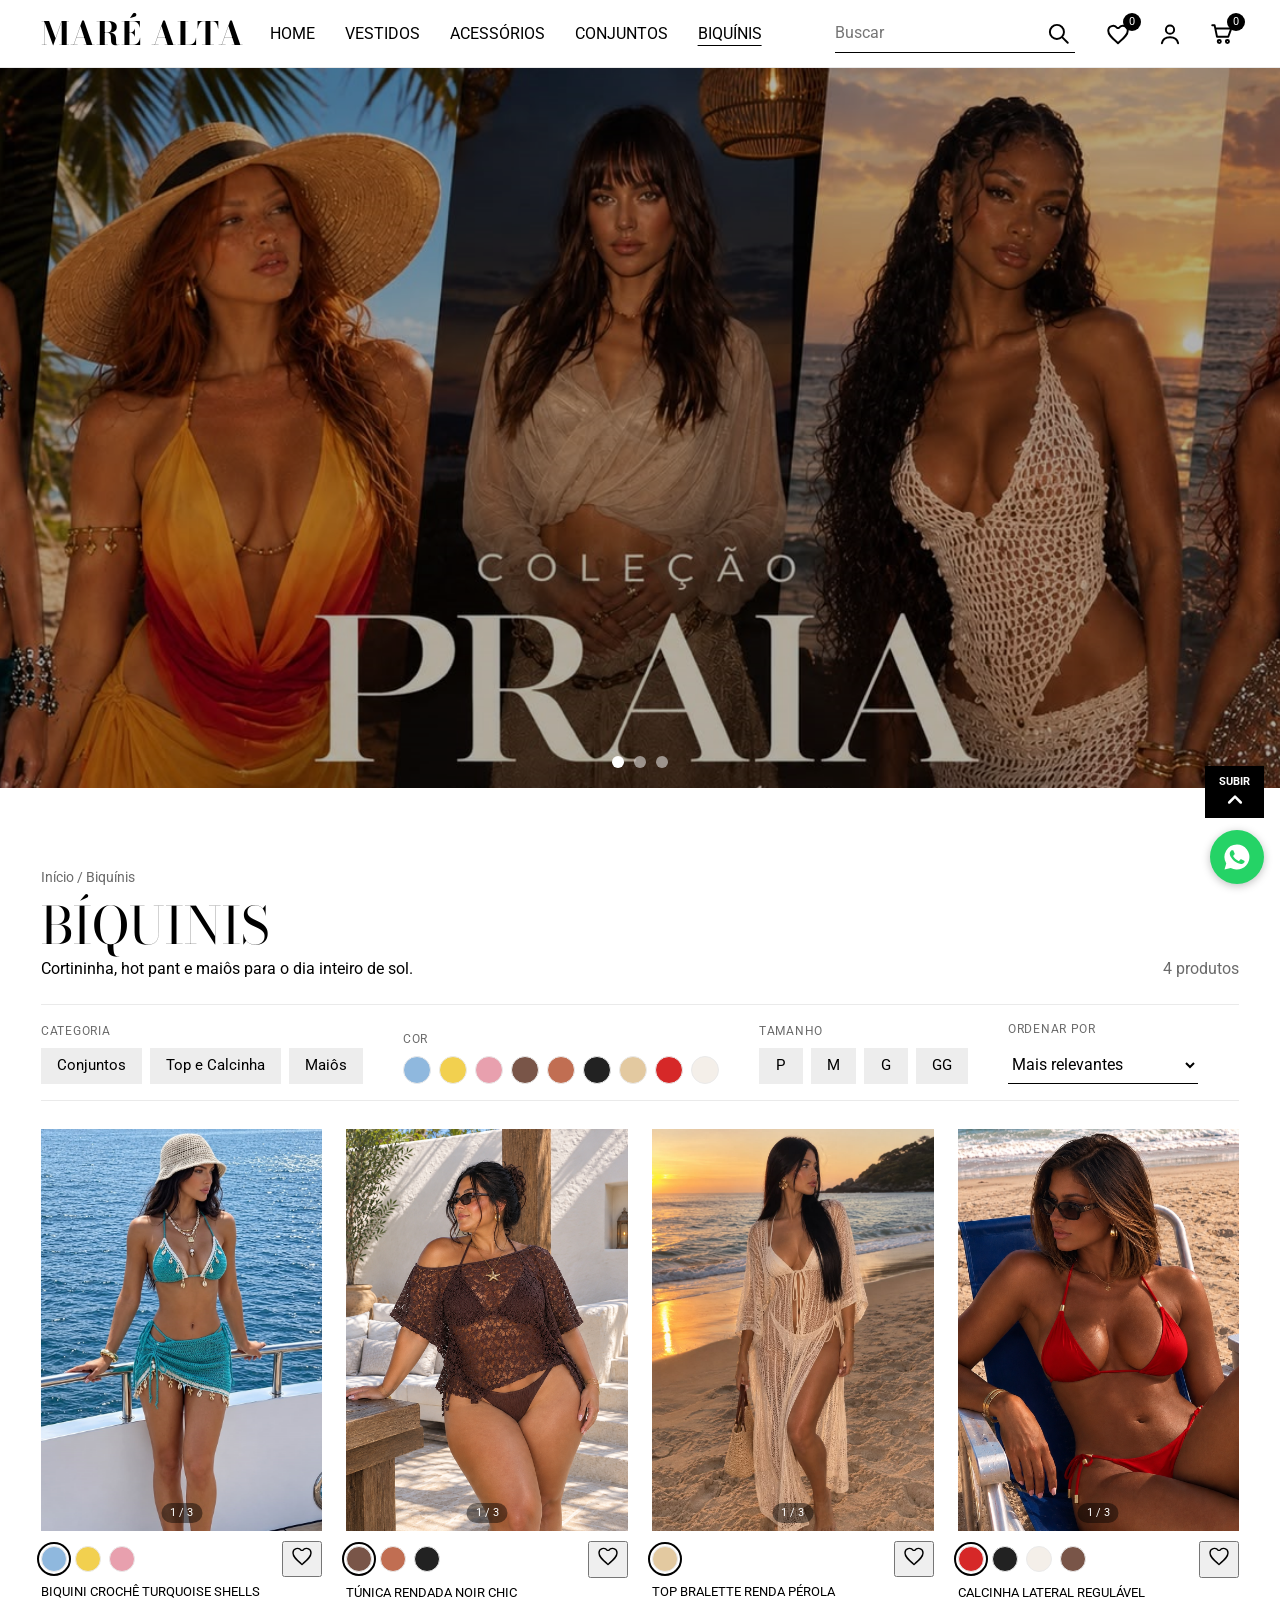
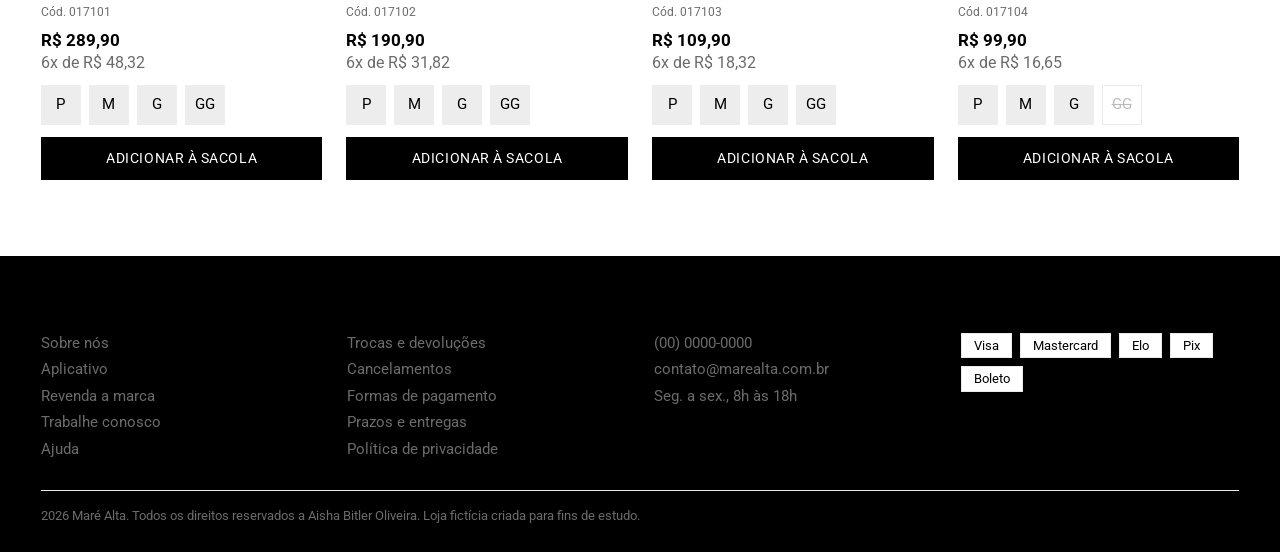
<file: biquinis.html>
<!DOCTYPE html>
<html lang="pt-BR">
 <head>
  <meta charset="utf-8"/>
  <meta content="width=device-width, initial-scale=1, viewport-fit=cover" name="viewport"/>
  <title>
   Biqu&iacute;nis &mdash; Mar&eacute; Alta
  </title>
  <link href="https://fonts.googleapis.com/css2?family=Bodoni+Moda:wght@700&amp;family=Fredoka:wght@600&amp;family=Roboto:wght@300;400;500;700&amp;display=swap" rel="stylesheet"/>
  <style>
   :root {
    --bg:#fff;
    --ink:#000;
    --muted:#6B6B6B;
    --line:#EAEAEA;
    --chip:#EDEDED;
    --yellow:#FFF200;
    --foot:#F4F4F4;
    --sans:"Roboto","Helvetica Neue",Arial,sans-serif;
    --logo:"Bodoni Moda","Didot",Georgia,serif;
    --round:"Fredoka","Arial Rounded MT Bold",Arial,sans-serif;
    box-sizing:border-box;
    padding-top:env(safe-area-inset-top,0px);
    padding-bottom:env(safe-area-inset-bottom,0px);
    color-scheme:light;
}
@media (prefers-color-scheme: dark) {
    :root:not([data-theme="light"]) {
        --bg:#111;
        --ink:#fff;
        --muted:#A5A5A5;
        --line:#2C2C2C;
        --chip:#2A2A2A;
        --foot:#1A1A1A;
        color-scheme:dark
    }
}
:root[data-theme="dark"] {
    --bg:#111;
    --ink:#fff;
    --muted:#A5A5A5;
    --line:#2C2C2C;
    --chip:#2A2A2A;
    --foot:#1A1A1A;
    color-scheme:dark
}
html {
    scroll-padding-top:calc(env(safe-area-inset-top,0px) + 80px);
    scroll-behavior:smooth
}
* {
    box-sizing:border-box
}
body {
    margin:0;
    background:var(--bg);
    color:var(--ink);
    font-family:var(--sans);
    font-size:16px;
    line-height:1.4
}
a {
    color:inherit;
    text-decoration:none
}
button {
    font:inherit;
    color:inherit;
    cursor:pointer
}
:focus-visible {
    outline:2px solid var(--ink);
    outline-offset:3px
}
.pad {
    padding-left:clamp(16px,3.2vw,48px);
    padding-right:clamp(16px,3.2vw,48px)
}
header {
    position:sticky;
    top:env(safe-area-inset-top,0px);
    z-index:20;
    background:var(--bg);
    border-bottom:1px solid var(--line)
}
.hd {
    display:flex;
    align-items:center;
    gap:26px;
    padding-top:14px;
    padding-bottom:14px;
    flex-wrap:wrap
}
.logo {
    font-family:var(--logo);
    font-weight:700;
    font-size:2rem;
    letter-spacing:.03em;
    text-transform:uppercase;
    line-height:1
}
.pill {
    background:var(--yellow);
    color:#000;
    padding:5px 14px;
    border-radius:999px;
    font-size:1rem;
    text-transform:uppercase
}
nav.main {
    display:flex;
    gap:30px;
    flex-wrap:wrap
}
nav.main a {
    text-transform:uppercase
}
nav.main a:hover {
    text-decoration:underline;
    text-underline-offset:6px
}
.sp {
    flex:1
}
.search {
    display:flex;
    align-items:center;
    border-bottom:1px solid var(--ink);
    width:240px
}
.search input {
    flex:1;
    border:0;
    background:none;
    color:var(--ink);
    font:inherit;
    padding:8px 0;
    min-width:0;
    outline-offset:6px
}
.search button,.ic {
    background:none;
    border:0;
    padding:4px;
    display:flex;
    position:relative
}
svg.i {
    width:26px;
    height:26px;
    fill:none;
    stroke:currentColor;
    stroke-width:1.8;
    stroke-linecap:round;
    stroke-linejoin:round
}
.badge {
    position:absolute;
    top:-4px;
    right:-6px;
    background:#000;
    color:#fff;
    font-size:.7rem;
    min-width:18px;
    height:18px;
    border-radius:9px;
    display:grid;
    place-items:center
}
.icons {
    display:flex;
    gap:18px;
    align-items:center
}
.feature {
    display:grid;
    grid-template-columns:1fr 1fr;
    gap:32px;
    padding-top:4px;
    align-items:start
}
.ban {
    position:relative;
    aspect-ratio:1/1.12;
    overflow:hidden
}
.ban .ov {
    position:absolute;
    left:14px;
    bottom:20%;
    display:flex;
    flex-direction:column;
    color:#fff
}
.ban small {
    font-size:clamp(1rem,2vw,1.6rem);
    font-weight:300;
    letter-spacing:.04em;
    text-transform:uppercase
}
.ban strong {
    font-family:var(--round);
    font-weight:600;
    font-size:clamp(2.6rem,5.6vw,4.6rem);
    line-height:1;
    text-transform:uppercase
}
.ban a {
    background:#fff;
    color:#000;
    text-align:center;
    font-size:.95rem;
    text-transform:uppercase;
    padding:2px 10px;
    margin-top:4px
}
.sec-h {
    display:flex;
    justify-content:space-between;
    align-items:end;
    gap:16px;
    margin:12px 0 28px
}
.sec-h h2 {
    font-size:clamp(2rem,3.4vw,2.7rem);
    font-weight:400;
    margin:0;
    line-height:1.15
}
.sec-h p {
    margin:2px 0 0
}
.arrows {
    display:flex;
    gap:28px
}
.arrows button {
    background:none;
    border:0;
    padding:4px
}
.track {
    display:grid;
    grid-auto-flow:column;
    gap:24px;
    overflow-x:auto;
    scroll-snap-type:x mandatory;
    scrollbar-width:none
}
.track::-webkit-scrollbar {
    display:none
}
.t2 {
    grid-auto-columns:calc((100% - 24px)/2)
}
.t4 {
    grid-auto-columns:calc((100% - 72px)/4)
}
.card {
    scroll-snap-align:start;
    min-width:0
}
.ph {
    aspect-ratio:7/10;
    position:relative;
    overflow:hidden
}
.art {
    position:absolute;
    inset:0;
    width:100%;
    height:100%
}
.tag {
    position:absolute;
    left:10px;
    top:10px;
    background:#000;
    color:#fff;
    font-size:.75rem;
    padding:2px 10px;
    text-transform:uppercase
}
.r1 {
    display:flex;
    justify-content:space-between;
    align-items:center;
    margin:10px 0 6px;
    min-height:28px
}
.sws {
    display:flex;
    gap:8px
}
.sw {
    width:26px;
    height:26px;
    border-radius:50%;
    border:1px solid var(--line);
    padding:0
}
.sw[aria-pressed="true"] {
    outline:2px solid var(--ink);
    outline-offset:2px
}
.fav svg {
    width:24px;
    height:24px;
    stroke-width:1.4
}
.fav[aria-pressed="true"] svg {
    fill:currentColor
}
.nm {
    font-size:.82rem;
    text-transform:uppercase;
    margin:0
}
.cd {
    font-size:.75rem;
    color:var(--muted);
    margin:2px 0 8px
}
.pr {
    font-weight:700;
    font-size:1.05rem;
    margin:0
}
.pc {
    color:var(--muted);
    margin:0 0 10px
}
.szs {
    display:flex;
    gap:8px;
    flex-wrap:wrap
}
.sz {
    width:40px;
    height:40px;
    background:var(--chip);
    border:0;
    font-size:.95rem
}
.sz[aria-pressed="true"] {
    background:#000;
    color:#fff
}
.sz:disabled {
    color:#BBB;
    text-decoration:line-through;
    cursor:not-allowed;
    background:transparent;
    border:1px solid var(--line)
}
.add {
    width:100%;
    margin-top:12px;
    background:#000;
    color:#fff;
    border:0;
    padding:12px;
    text-transform:uppercase;
    font-size:.85rem;
    letter-spacing:.04em
}
.add:hover {
    opacity:.85
}
:root[data-theme="dark"] .add,:root[data-theme="dark"] .sz[aria-pressed="true"] {
    background:#fff;
    color:#000
}
.blk {
    margin-top:clamp(40px,5vw,72px)
}
.tiles {
    display:grid;
    grid-template-columns:repeat(4,1fr);
    gap:16px
}
.tile {
    position:relative;
    aspect-ratio:3/4;
    overflow:hidden;
    color:#fff;
    display:flex;
    flex-direction:column;
    justify-content:flex-end;
    padding:20px
}
.tile h3 {
    font-family:var(--round);
    font-weight:600;
    font-size:clamp(1.5rem,2.4vw,2.2rem);
    margin:0;
    text-transform:uppercase;
    position:relative
}
.tile span {
    position:relative;
    text-transform:uppercase;
    text-decoration:underline;
    text-underline-offset:4px;
    font-size:.9rem
}
.empty {
    color:var(--muted);
    padding:24px 0
}
footer {
    margin-top:clamp(48px,6vw,88px);
    background:black;
    padding-top:44px;
    padding-bottom:28px
}
.cols {
    display:grid;
    grid-template-columns:repeat(4,1fr);
    gap:28px
}
footer h4 {
    margin:0 0 12px;
    text-transform:uppercase;
    font-size:.9rem;
    letter-spacing:.06em
}
footer ul {
    list-style:none;
    margin:0;
    padding:0;
    display:grid;
    gap:6px;
    font-size:.92rem;
    color:var(--muted)
}
footer a:hover {
    color:var(--ink)
}
.pay {
    display:flex;
    gap:8px;
    flex-wrap:wrap
}
.pay span {
    border:1px solid var(--line);
    background:var(--bg);
    padding:3px 12px;
    font-size:.8rem
}
.copy {
    border-top:1px solid var(--line);
    margin-top:30px;
    padding-top:16px;
    font-size:.8rem;
    color:var(--muted)
}
.fixed {
    position:fixed;
    right:16px;
    bottom:calc(16px + env(safe-area-inset-bottom,0px));
    display:flex;
    flex-direction:column;
    gap:12px;
    align-items:flex-end;
    z-index:15
}
.up {
    background:#000;
    color:#fff;
    border:0;
    padding:8px 14px;
    font-size:.7rem;
    font-weight:700;
    display:flex;
    flex-direction:column;
    align-items:center;
    text-transform:uppercase
}
.up svg {
    width:20px;
    height:20px;
    stroke-width:3
}
.wa {
    width:54px;
    height:54px;
    border-radius:50%;
    background:#25D366;
    display:grid;
    place-items:center;
    box-shadow:0 2px 8px rgba(0,0,0,.25)
}
.wa svg {
    width:30px;
    height:30px;
    fill:#fff
}
.drawer {
    position:fixed;
    top:0;
    right:0;
    height:100%;
    width:min(400px,100%);
    background:var(--bg);
    color:var(--ink);
    z-index:40;
    transform:translateX(100%);
    transition:transform .3s;
    padding:calc(20px + env(safe-area-inset-top,0px)) 24px calc(20px + env(safe-area-inset-bottom,0px));
    display:flex;
    flex-direction:column;
    border-left:1px solid var(--line)
}
.drawer.open {
    transform:none
}
.drawer h2 {
    font-weight:400;
    font-size:1.8rem;
    margin:0 0 12px
}
.close {
    align-self:flex-end;
    background:none;
    border:0;
    font-size:1.8rem;
    line-height:1
}
.items {
    flex:1;
    overflow-y:auto
}
.item {
    display: flex;
    align-items: center;
    justify-content: space-between;
    gap: 12px;
    padding: 12px 0;
    border-bottom: 1px solid var(--line);
    font-size: .92rem;
}

.item-info {
    display: flex;
    align-items: center;
    gap: 12px;
    flex: 1;
    min-width: 0;
}

.item-img {
    width: 75px;
    height: 95px;
    object-fit: cover;
    flex-shrink: 0;
}

.item-details {
    display: flex;
    flex-direction: column;
    gap: 5px;
    min-width: 0;
}

.item-name {
    font-size: .82rem;
    font-weight: 500;
}

.item-details small {
    color: var(--muted);
}
.item button {
    background:none;
    border:0;
    color:var(--muted);
    text-decoration:underline
}
.total {
    display:flex;
    justify-content:space-between;
    font-size:1.15rem;
    margin:18px 0
}
.toast {
    position:fixed;
    left:50%;
    bottom:calc(24px + env(safe-area-inset-bottom,0px));
    transform:translate(-50%,40px);
    background:#000;
    color:#fff;
    padding:10px 22px;
    opacity:0;
    transition:.3s;
    z-index:50;
    pointer-events:none
}
.toast.show {
    opacity:1;
    transform:translate(-50%,0)
}
@media (prefers-reduced-motion:reduce) {
    * {
        scroll-behavior:auto!important;
        transition:none!important
    }
}
@media (max-width:900px) {
    .feature {
        grid-template-columns:1fr
    }
    .t4 {
        grid-auto-columns:62%
    }
    .tiles {
        grid-template-columns:repeat(2,1fr)
    }
    .cols {
        grid-template-columns:1fr 1fr
    }
    .t2 {
        grid-auto-columns:62%
    }
    .search {
        width:100%;
        order:9
    }
    .sp {
        display:none
    }
    .icons {
        margin-left:auto
    }
    nav.main {
        order:8;
        width:100%;
        flex-wrap:nowrap;
        overflow-x:auto;
        white-space:nowrap;
        gap:22px
    }
}

.hero-slider {
  position: relative;
  width: 100%;
  height: 80vh;
  min-height: 400px;
  overflow: hidden;
  margin-bottom: clamp(30px, 5vw, 60px);
}

.slides {
  position: relative;
  width: 100%;
  height: 100%;
}

.slide {
  position: absolute;
  inset: 0;
  opacity: 0;
  transition: opacity 0.8s ease-in-out;
  background-size: cover;
  background-position: center;
  display: flex;
  align-items: center;
  justify-content: center;
  text-align: center;
  padding: 20px;
}

.slide.active {
  opacity: 1;
}

.slide::before {
  content: '';
  position: absolute;
  inset: 0;
  background: rgba(0, 0, 0, 0.3);
}

.hero-text {
  position: relative;
  z-index: 1;
  color: #fff;
}

.hero-text h2 {
  font-family: var(--round);
  font-size: clamp(2.5rem, 6vw, 4.5rem);
  margin: 0;
  text-transform: uppercase;
  line-height: 1;
}

.hero-text p {
  font-size: clamp(1rem, 2vw, 1.3rem);
  margin: 12px 0 24px;
  font-weight: 300;
}

.hero-text a {
  background: #fff;
  color: #000;
  padding: 12px 30px;
  font-size: 0.9rem;
  text-transform: uppercase;
  font-weight: 700;
  display: inline-block;
  transition: opacity 0.2s;
}

.hero-text a:hover {
  opacity: 0.85;
}

/* Bolinhas de navegação */
.slider-dots {
  position: absolute;
  bottom: 20px;
  left: 50%;
  transform: translateX(-50%);
  display: flex;
  gap: 10px;
  z-index: 2;
}

.dot {
  width: 12px;
  height: 12px;
  border-radius: 50%;
  background: rgba(255, 255, 255, 0.5);
  cursor: pointer;
  transition: background 0.3s;
}

.dot.active {
  background: #fff;
}

.Titulo{
    font-family: var(--logo);
}
/* ===== Página de vestidos ===== */
nav.main a[aria-current]{text-decoration:underline;text-underline-offset:6px}
.crumb{font-size:.85rem;color:var(--muted);padding-top:20px}
.crumb a:hover{text-decoration:underline}
.ptitle{display:flex;justify-content:space-between;align-items:end;gap:16px;flex-wrap:wrap;margin:10px 0 24px}
.ptitle h1{font-size:clamp(2.2rem,4vw,3.2rem);font-weight:400;margin:0;line-height:1.1}
.ptitle p{margin:4px 0 0}
.cnt{color:var(--muted)}
.toolbar{display:flex;gap:16px 40px;flex-wrap:wrap;align-items:flex-end;padding:16px 0;border-top:1px solid var(--line);border-bottom:1px solid var(--line);margin-bottom:28px}
.fg{display:flex;flex-direction:column;gap:8px}
.fg>span{font-size:.75rem;text-transform:uppercase;letter-spacing:.06em;color:var(--muted)}
.fg .frow{display:flex;gap:8px;flex-wrap:wrap}
.fg select{background:none;color:var(--ink);border:0;border-bottom:1px solid var(--ink);font:inherit;padding:8px 24px 8px 0;min-width:190px}
.fg select option{color:#000}
.fc{width:28px;height:28px;border-radius:50%;border:1px solid var(--line);padding:0}
.fc[aria-pressed="true"]{outline:2px solid var(--ink);outline-offset:2px}
.ft{min-width:44px;height:36px;background:var(--chip);border:0;font-size:.95rem}
.ft[aria-pressed="true"]{background:var(--ink);color:var(--bg)}
.clear{background:none;border:0;text-decoration:underline;text-underline-offset:4px;padding:8px 0;color:var(--ink)}
.pgrid{display:grid;grid-template-columns:repeat(4,1fr);gap:40px 24px}
.pgrid .empty{grid-column:1/-1}
@media (max-width:1100px){.pgrid{grid-template-columns:repeat(3,1fr)}}
@media (max-width:760px){.pgrid{grid-template-columns:repeat(2,1fr);gap:32px 12px}.fg select{min-width:150px}}

.ft{padding:0 16px}
.sz.w{width:auto;padding:0 16px}

  </style>
  <link rel="stylesheet" href="mobile.css">
  <script src="menu.js" defer></script>
 </head>
 <body>
  <header>
   <div class="hd pad">
    <a class="logo" href="index.html">
     Mar&eacute; Alta
    </a>
    
    <nav aria-label="Cole&ccedil;&otilde;es" class="main">
     <a href="index.html">
      Home
     </a>
        <a href="vestidos.html">
      Vestidos
     </a>
     <a href="acessorios.html">
     Acessórios
     </a>
     <a href="conjuntos.html">
      Conjuntos
     </a>
     <a href="biquinis.html" aria-current="page">
      Biquínis
     </a>
    </nav>
    <span class="sp">
    </span>
    <form class="search" id="sf" role="search">
     <input aria-label="Buscar" id="q" placeholder="Buscar" type="search"/>
     <button aria-label="Buscar" type="submit">
      <svg class="i" viewbox="0 0 24 24">
       <circle cx="11" cy="11" r="6.5">
       </circle>
       <path d="M16 16l5 5">
       </path>
      </svg>
     </button>
    </form>
    <div class="icons">
     <button aria-label="Favoritos" class="ic" id="open-fav">
      <svg class="i" viewbox="0 0 24 24">
       <path d="M12 20.5l-1.2-1.1C6 15.2 3 12.5 3 9a4.5 4.5 0 0 1 8.2-2.6h1.6A4.5 4.5 0 0 1 21 9c0 3.500-3 6.200-7.800 10.400z">
       </path>
      </svg>
      <span class="badge" id="fcount">
       0
      </span>
     </button>
     <button aria-label="Minha conta" class="ic">
      <svg class="i" viewbox="0 0 24 24">
       <circle cx="12" cy="8" r="3.8">
       </circle>
       <path d="M4.500 20.500c.8-4 4-5.500 7.500-5.500s6.700 1.500 7.500 5.500">
       </path>
      </svg>
     </button>
     <button aria-label="Abrir sacola" class="ic" id="open-cart">
      <svg class="i" viewbox="0 0 24 24">
       <path d="M3 4h2.200l2.200 10.500h10.400L20.500 7H6">
       </path>
       <circle cx="9.500" cy="19" r="1.400">
       </circle>
       <circle cx="17" cy="19" r="1.400">
       </circle>
      </svg>
      <span class="badge" id="count">
       0
      </span>
     </button>
    </div>
   </div>
  </header>

  <section class="hero-slider" id="hero-slider">
  <div class="slides">
    <!-- Slide 1 -->
    <div class="slide active" style="background-image: url('img/bannerHome/banner1.jpeg');">
      <div class="hero-text">
        
      </div>
    </div>
    <!-- Slide 2 -->
    <div class="slide" style="background-image: url('img/bannerHome/banner2.jpeg');">
      <div class="hero-text">
       
      </div>
    </div>
    <!-- Slide 3 -->
    <div class="slide" style="background-image: url('img/bannerHome/banner3.jpeg');">
      <div class="hero-text">
       
    </div>
  </div>

  <!-- Indicadores (Bolinhas) -->
  <div class="slider-dots">
    <span class="dot active" onclick="setSlide(0)"></span>
    <span class="dot" onclick="setSlide(1)"></span>
    <span class="dot" onclick="setSlide(2)"></span>
  </div>
</section>

  <main id="topo" class="pad">
   <nav class="crumb" aria-label="Você está em"><a href="index.html">Início</a> / Biquínis</nav>
   <div class="ptitle">
    <div>
     <h1 class="Titulo">BÍQUINIS</h1>
     <p>Cortininha, hot pant e maiôs para o dia inteiro de sol.</p>
    </div>
    <span class="cnt" id="cnt" role="status"></span>
   </div>
   <div class="toolbar">
    <div class="fg"><span>Categoria</span><div class="frow" id="fcats"></div></div>
    <div class="fg"><span>Cor</span><div class="frow" id="fcores"></div></div>
    <div class="fg"><span>Tamanho</span><div class="frow" id="ftams"></div></div>
    <div class="fg"><span>Ordenar por</span>
     <select id="ord" aria-label="Ordenar por">
      <option value="rel">Mais relevantes</option>
      <option value="menor">Menor preço</option>
      <option value="maior">Maior preço</option>
      <option value="az">Nome (A–Z)</option>
     </select>
    </div>
    <button class="clear" id="clr" hidden>Limpar filtros</button>
   </div>
   <div class="pgrid" id="pg"></div>
  </main>

  <footer class="pad">
   <div class="cols">
    <div>
     <h4>
      Institucional
     </h4>
     <ul>
      <li>
       <a href="#">
        Sobre n&oacute;s
       </a>
      </li>
      <li>
       <a href="#">
        Aplicativo
       </a>
      </li>
      <li>
       <a href="#">
        Revenda a marca
       </a>
      </li>
      <li>
       <a href="#">
        Trabalhe conosco
       </a>
      </li>
      <li>
       <a href="#">
        Ajuda
       </a>
      </li>
     </ul>
    </div>
    <div>
     <h4>
      Pol&iacute;ticas
     </h4>
     <ul>
      <li>
       <a href="#">
        Trocas e devolu&ccedil;&otilde;es
       </a>
      </li>
      <li>
       <a href="#">
        Cancelamentos
       </a>
      </li>
      <li>
       <a href="#">
        Formas de pagamento
       </a>
      </li>
      <li>
       <a href="#">
        Prazos e entregas
       </a>
      </li>
      <li>
       <a href="#">
        Pol&iacute;tica de privacidade
       </a>
      </li>
     </ul>
    </div>
    <div>
     <h4>
      Atendimento
     </h4>
     <ul>
      <li>
       (00) 0000-0000
      </li>
      <li>
       contato@marealta.com.br
      </li>
      <li>
       Seg. a sex., 8h &agrave;s 18h
      </li>
     </ul>
    </div>
    <div>
     <h4>
      Formas de pagamento
     </h4>
     <div class="pay">
      <span>
       Visa
      </span>
      <span>
       Mastercard
      </span>
      <span>
       Elo
      </span>
      <span>
       Pix
      </span>
      <span>
       Boleto
      </span>
     </div>
    </div>
   </div>
   <div class="copy">
    2026 Maré Alta. Todos os direitos reservados a <a href="https://github.com/AishaBitler">Aisha Bitler Oliveira</a>. Loja fict&iacute;cia criada para fins de estudo.
   </div>
  </footer>
  <div class="fixed">
   <button aria-label="Subir ao topo" class="up" id="up">
    Subir
    <svg class="i" viewbox="0 0 24 24">
     <path d="M5 15l7-7 7 7">
     </path>
    </svg>
   </button>
   <a aria-label="Falar no WhatsApp" class="wa" href="#">
    <svg viewbox="0 0 24 24">
     <path d="M12 2a10 10 0 0 0-8.600 15.100L2 22l5-1.300A10 10 0 1 0 12 2zm5.800 14.200c-.2.700-1.400 1.300-1.900 1.300-.5.100-1.100.1-3.500-.8-3-1.200-4.900-4.200-5-4.400-.2-.2-1.200-1.600-1.200-3s.8-2.100 1-2.400c.3-.3.600-.4.800-.4h.6c.2 0 .4 0 .6.500.2.600.8 2 .9 2.200.1.100.1.300 0 .5-.1.200-.2.300-.4.500l-.5.600c-.2.200-.3.400-.1.700.2.300.8 1.300 1.700 2.100 1.200 1 2.100 1.300 2.400 1.500.3.100.5.100.6-.1l.9-1.100c.2-.3.400-.2.700-.1l2 1c.3.100.5.200.6.300.1.200.1.800-.1 1.500z">
     </path>
    </svg>
   </a>
  </div>
  <aside aria-hidden="true" aria-label="Painel" class="drawer" id="drawer">
   <button aria-label="Fechar" class="close" id="close-cart">
    &times;
   </button>
   <h2 id="dtitle">
    Sua sacola
   </h2>
   <div class="items" id="items">
   </div>
   <div class="total" id="totalrow">
    <span>
     Total
    </span>
    <strong id="total">
     R$ 0,00
    </strong>
   </div>
   <button class="add" id="checkout" style="margin-top:0">
    Finalizar compra
   </button>
  </aside>
  <div class="toast" id="toast" role="status">
  </div>
  <script>
// Coloque aqui o caminho da foto de cada produto (id: "img/arquivo.jpeg"). Sem foto, aparece a ilustração.
const IMG={31:"img/biquinis/biquiniAzul.jpeg",32:"img/biquinis/biquini.png", 33:"img/biquinis/biquiniBranco.jpeg", 34:"img/biquinis/biquiniMarrom-Vermelho.png", };
const COL={rosa:"#E8A0AE",azul:"#8FB8DE",coral:"#F28C6B",areia:"#E3C9A0",branco:"#F4EFE9",verde:"#9CC5B5",preto:"#222222",bege:"#D8C3A5",marrom:"#795548",cinza:"#A0A0A0",offwhite:"#FAF7F2",champanhe:"#E8D5B7",dourado:"#C9A44C",prata:"#C0C0C0",vermelho:"#D62828",pink:"#E84393",lilas:"#B5A0D8",vinho:"#722F37",laranja:"#ED8B35",amarelo:"#F2D04F",oliva:"#85865A",marinho:"#192D50",terracota:"#C16E52",nude:"#D9B49A"};
const BG=["linear-gradient(180deg,#F6E3D6,#E8C4B2)","linear-gradient(180deg,#F5F7F9,#D9E3EC)","linear-gradient(180deg,#FBF1EA,#F1D4C4)","linear-gradient(180deg,#F8F8F6,#E4E1DA)"];
const ALL={P:1,M:1,G:1,GG:1};
const CATS=["Conjuntos","Top e Calcinha","Maiôs"];
const P=[
 {id:31,nome:"Biquini Crochê Turquoise Shells",cod:"017101",preco:289.9,cat:"Conjuntos",cores:["azul","amarelo", "rosa"],tam:ALL,bg:1,tag:"Novo"},
 {id:32,nome:"Túnica Rendada Noir Chic",cod:"017102",preco:190.9,cat:"Conjuntos",cores:["marrom","terracota", "preto"],tam:ALL,bg:0},
 {id:33,nome:"Top Bralette Renda Pérola",cod:"017103",preco:109.9,cat:"Conjuntos",cores:["areia"],tam:ALL,bg:3},
 {id:34,nome:"Calcinha Lateral Regulável",cod:"017104",preco:99.9,cat:"Top e Calcinha",cores:["vermelho", "preto","branco", "marrom"],tam:{P:1,M:1,G:1,GG:0},bg:2},
 ];
function art(cat,c){
  const f=`class="dress" style="fill:${c}"`,st='fill="none" stroke="#4A2E22" stroke-opacity=".45" stroke-width="3" stroke-linecap="round"';
  let b=`<ellipse cx="150" cy="215" rx="150" ry="260" fill="#fff" opacity=".28"/>`;
  const top=(y,k)=>`<path ${f} d="M${150-70*k} ${y}H${150-8*k}L${150-39*k} ${y+60*k}zM${150+8*k} ${y}H${150+70*k}L${150+39*k} ${y+60*k}z"/><path ${st} d="M${150-8*k} ${y}Q150 ${y-14*k} ${150+8*k} ${y}M${150-70*k} ${y}Q${150-95*k} ${y-40*k} ${150-85*k} ${y-70*k}M${150+70*k} ${y}Q${150+95*k} ${y-40*k} ${150+85*k} ${y-70*k}"/>`;
  const bot=(y,k)=>`<path ${f} d="M${150-80*k} ${y}H${150+80*k}L150 ${y+85*k}z"/><path ${st} d="M${150-80*k} ${y}L${150-100*k} ${y-14*k}M${150+80*k} ${y}L${150+100*k} ${y-14*k}"/>`;
  if(cat==="Tops")b+=top(190,1.5);
  else if(cat==="Calcinhas")b+=bot(180,1.5);
  else if(cat==="Maiôs")b+=`<path ${f} d="M100 100H132L150 150L168 100H200L192 210Q186 260 172 305H128Q114 260 108 210z"/><circle cx="150" cy="215" r="13" fill="#fff" opacity=".55"/>`;
  else b+=top(125,1)+bot(255,1);
  return `<svg class="art" viewBox="0 0 300 420" preserveAspectRatio="xMidYMid slice" aria-hidden="true">${b}</svg>`;
}
const $=id=>document.getElementById(id);
const brl=v=>v.toLocaleString("pt-BR",{style:"currency",currency:"BRL"});
const heart='<svg class="i" viewBox="0 0 24 24"><path d="M12 20.500l-1.200-1.100C6 15.200 3 12.500 3 9a4.500 4.500 0 0 1 8.200-2.600h1.600A4.500 4.500 0 0 1 21 9c0 3.500-3 6.200-7.800 10.400z"/></svg>';
function load(k,d){try{return JSON.parse(localStorage.getItem(k))||d}catch(e){return d}}
function save(){try{localStorage.setItem("mare_cart",JSON.stringify(cart));localStorage.setItem("mare_favs",JSON.stringify([...favs]))}catch(e){}}
let cart=load("mare_cart",[]),favs=new Set(load("mare_favs",[])),view="cart",busca="",fc=null,fk=null,ft=null,ord="rel";

const card=p=>`<article class="card" data-id="${p.id}"><div class="ph" style="background:${BG[p.bg]}">${p.tag?`<span class="tag">${p.tag}</span>`:""}${IMG[p.id]?`<img class="art" src="${IMG[p.id]}" alt="${p.nome}" style="object-fit:cover" onerror="imgErr(this)">`:art(p.cat,COL[p.cores[0]])}</div>
<div class="r1"><div class="sws">${p.cores.map((k,i)=>`<button class="sw" data-c="${COL[k]}" aria-pressed="${i==0}" aria-label="Cor ${k}" style="background:${COL[k]}"></button>`).join("")}</div><button class="fav" data-fav="${p.id}" aria-pressed="${favs.has(p.id)}" aria-label="Favoritar">${heart}</button></div>
<p class="nm">${p.nome}</p><p class="cd">Cód. ${p.cod}</p><p class="pr">${brl(p.preco)}</p><p class="pc">6x de ${brl(p.preco/6)}</p>
<div class="szs">${Object.entries(p.tam).map(([s,ok])=>`<button class="sz${s==="Único"?" w":""}" data-s="${s}" aria-pressed="false" ${ok?"":"disabled"}>${s}</button>`).join("")}</div>
<button class="add" data-add="${p.id}">Adicionar à sacola</button></article>`;
function imgErr(img){const p=P.find(x=>x.id===+img.closest(".card").dataset.id);img.outerHTML=art(p.cat,COL[p.cores[0]])}

function renderFilters(){
  const cores=[...new Set(P.flatMap(p=>p.cores))];
  $("fcores").innerHTML=cores.map(k=>`<button class="fc" data-fc="${k}" aria-pressed="${fc===k}" aria-label="Filtrar cor ${k}" title="${k}" style="background:${COL[k]}"></button>`).join("");
  $("fcats").innerHTML=CATS.map(c=>`<button class="ft" data-fk="${c}" aria-pressed="${fk===c}">${c}</button>`).join("");
  $("ftams").innerHTML=["P","M","G","GG"].map(t=>`<button class="ft" data-ft="${t}" aria-pressed="${ft===t}">${t}</button>`).join("");$("clr").hidden=!(fc||fk||ft||busca);
}
function renderGrid(){
  let l=P.filter(p=>p.nome.toLowerCase().includes(busca)&&(!fc||p.cores.includes(fc))&&(!fk||p.cat===fk)&&(!ft||p.tam[ft]));
  if(ord==="menor")l.sort((a,b)=>a.preco-b.preco);
  if(ord==="maior")l.sort((a,b)=>b.preco-a.preco);
  if(ord==="az")l.sort((a,b)=>a.nome.localeCompare(b.nome,"pt-BR"));
  $("pg").innerHTML=l.length?l.map(card).join(""):'<p class="empty">Nenhum biquíni encontrado com esses filtros.</p>';
  $("cnt").textContent=l.length+(l.length===1?" produto":" produtos");
  renderFilters();
}
function renderDrawer(){
  const list=view==="cart"?cart:P.filter(p=>favs.has(p.id));
  $("dtitle").textContent=view==="cart"?"Sua sacola":"Seus favoritos";
  $("totalrow").style.display=$("checkout").style.display=view==="cart"?"":"none";
  $("items").innerHTML=list.length?list.map((p,i)=>`<div class="item"><div class="item-info"><img class="item-img" src="${p.img||IMG[p.id]||""}" alt="${p.nome}" onerror="this.style.display='none'"><div class="item-details"><span class="item-name">${p.nome.toUpperCase()}</span><small>${view==="cart"?"Tam. "+p.t+" · ":""}${brl(p.preco)}</small></div></div><button data-rm="${i}">Remover</button></div>`).join(""):`<p class="empty">${view==="cart"?"Sua sacola está vazia. Escolha uma peça na coleção.":"Você ainda não favoritou nenhuma peça."}</p>`;
  $("count").textContent=cart.length;$("fcount").textContent=favs.size;
  $("total").textContent=brl(cart.reduce((s,p)=>s+p.preco,0));
}
function toggle(o){$("drawer").classList.toggle("open",o);$("drawer").setAttribute("aria-hidden",!o)}
function toast(m){const t=$("toast");t.textContent=m;t.classList.add("show");clearTimeout(toast.t);toast.t=setTimeout(()=>t.classList.remove("show"),1800)}

document.addEventListener("click",e=>{
  const sw=e.target.closest(".sw"),sz=e.target.closest(".sz"),fv=e.target.closest(".fav"),ad=e.target.closest("[data-add]"),rm=e.target.closest("[data-rm]"),
        bc=e.target.closest("[data-fc]"),bk=e.target.closest("[data-fk]"),bt=e.target.closest("[data-ft]");
  if(sw){const c=sw.closest(".card");c.querySelectorAll(".sw").forEach(x=>x.setAttribute("aria-pressed",x===sw));c.querySelectorAll(".dress").forEach(d=>d.style.fill=sw.dataset.c)}
  if(sz){const c=sz.closest(".card");c.querySelectorAll(".sz").forEach(x=>x.setAttribute("aria-pressed",x===sz))}
  if(fv){const id=+fv.dataset.fav;favs.has(id)?favs.delete(id):favs.add(id);fv.setAttribute("aria-pressed",favs.has(id));save();renderDrawer()}
  if(ad){const c=ad.closest(".card"),s=c.querySelector('.sz[aria-pressed="true"]');
    if(!s){toast("Escolha um tamanho");return}
    const p=P.find(x=>x.id==ad.dataset.add);cart.push({...p,t:s.dataset.s,img:IMG[p.id]});save();renderDrawer();toast("Adicionado à sacola")}
  if(rm){const i=+rm.dataset.rm;if(view==="cart")cart.splice(i,1);else favs.delete(P.filter(p=>favs.has(p.id))[i].id);save();renderGrid();renderDrawer()}
  if(bc){fc=fc===bc.dataset.fc?null:bc.dataset.fc;renderGrid()}
  if(bk){fk=fk===bk.dataset.fk?null:bk.dataset.fk;renderGrid()}
  if(bt){ft=ft===bt.dataset.ft?null:bt.dataset.ft;renderGrid()}
});
$("ord").onchange=e=>{ord=e.target.value;renderGrid()};
$("clr").onclick=()=>{fc=fk=ft=null;busca="";$("q").value="";renderGrid()};
$("open-cart").onclick=()=>{view="cart";renderDrawer();toggle(true)};
$("open-fav").onclick=()=>{view="fav";renderDrawer();toggle(true)};
$("close-cart").onclick=()=>toggle(false);
$("checkout").onclick=()=>{if(!cart.length)return;cart=[];save();renderDrawer();toggle(false);toast("Pedido recebido! Obrigada por comprar na Maré Alta.")};
$("q").oninput=e=>{busca=e.target.value.trim().toLowerCase();renderGrid()};
$("sf").onsubmit=e=>{e.preventDefault();renderGrid()};
$("up").onclick=()=>window.scrollTo({top:0,behavior:"smooth"});
renderGrid();renderDrawer();

  </script>
 <script src="fotos.js"></script>
<script src="abrirProduto.js"></script>
 </body>
</html>
</file>
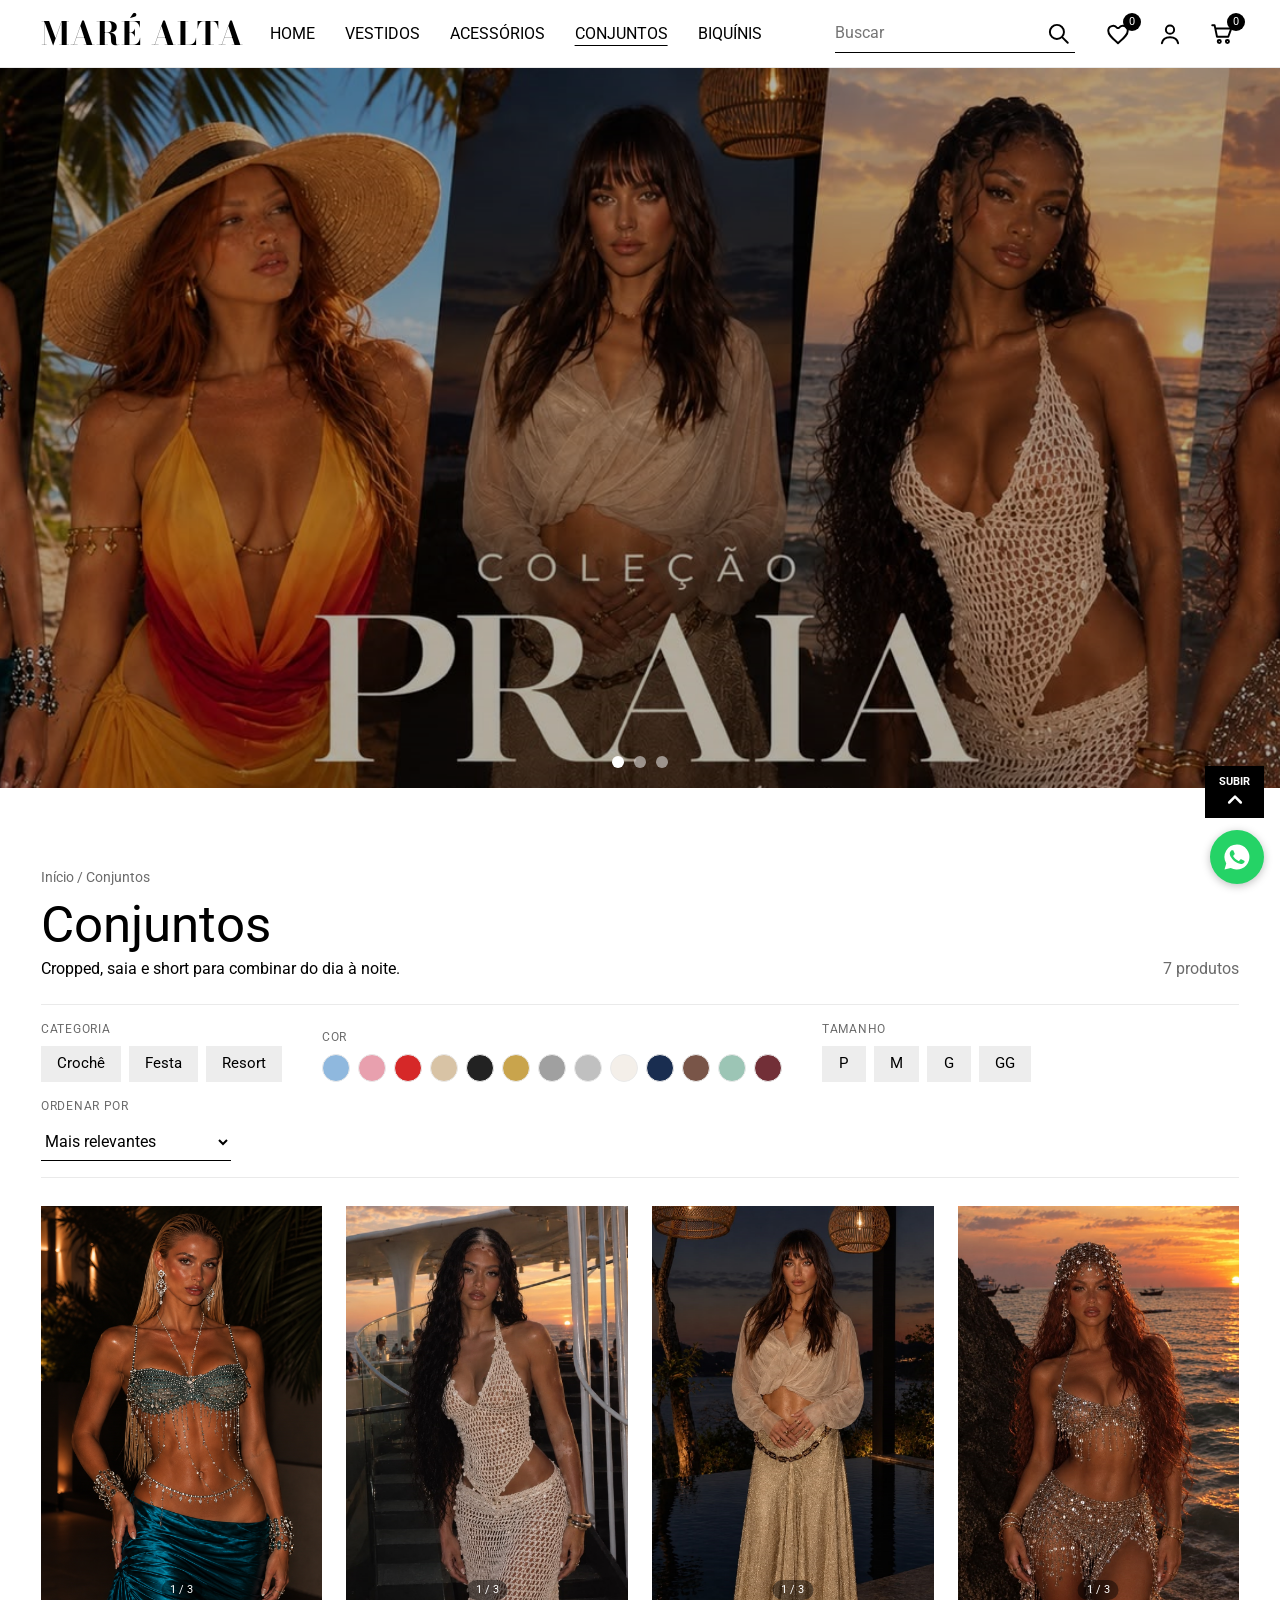
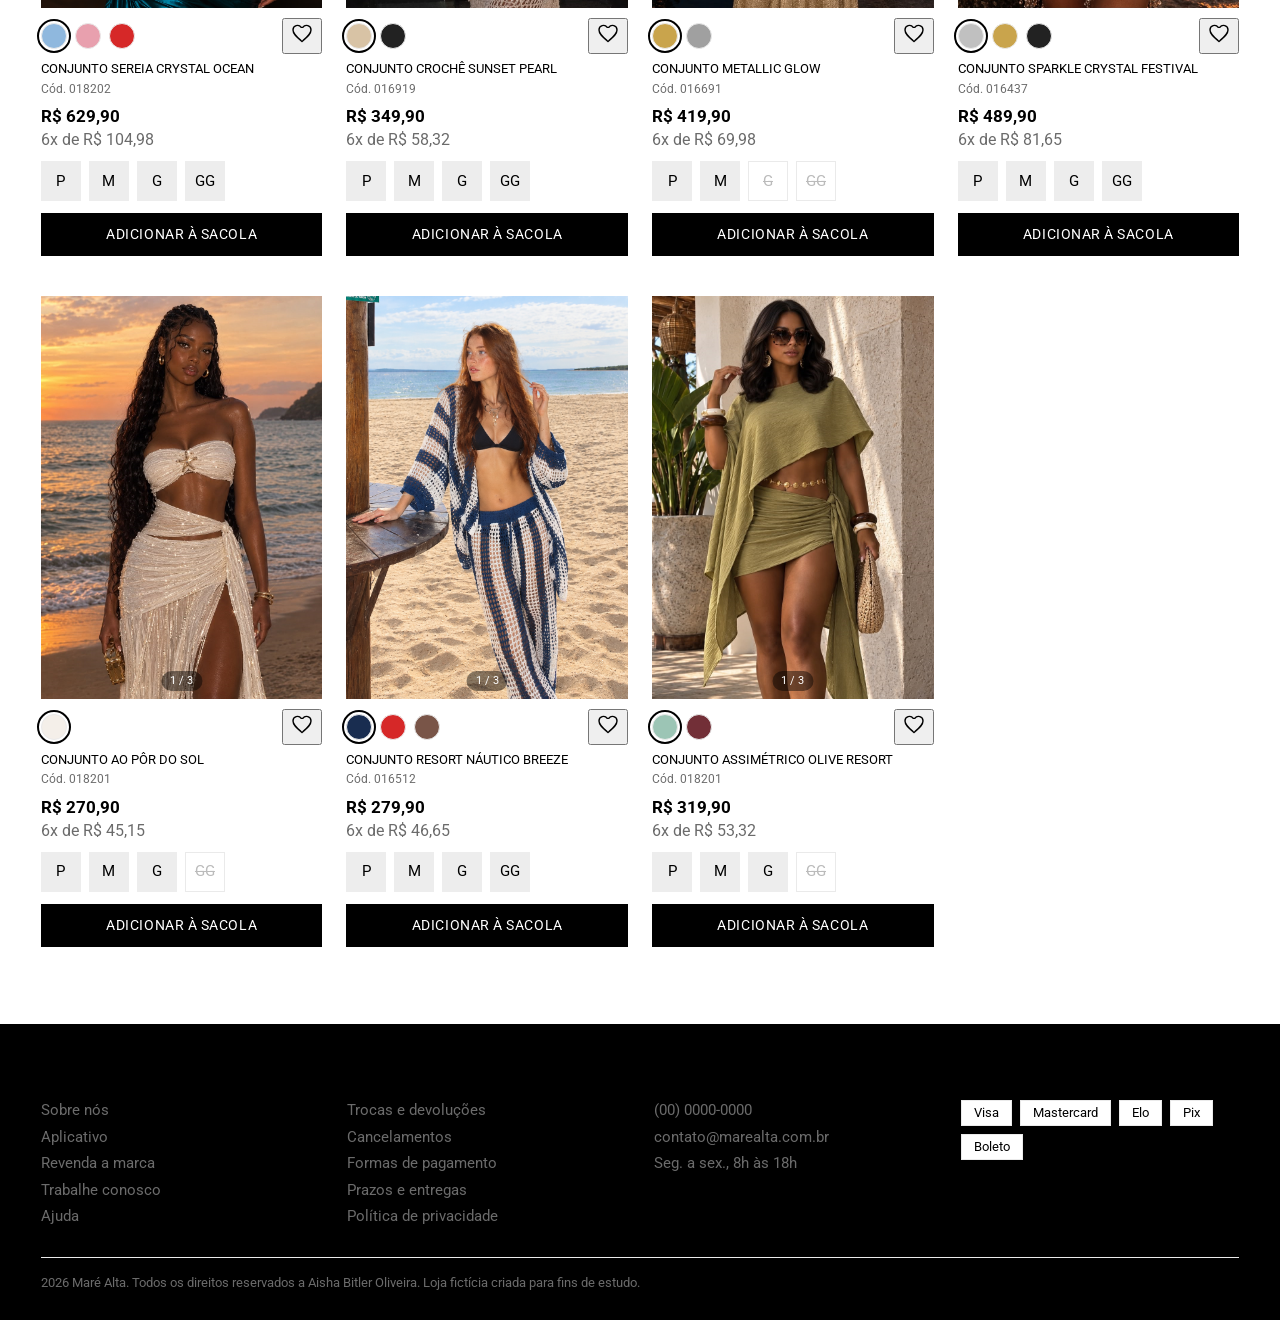
<file: conjuntos.html>
<!DOCTYPE html>
<html lang="pt-BR">
 <head>
  <meta charset="utf-8"/>
  <meta content="width=device-width, initial-scale=1, viewport-fit=cover" name="viewport"/>
  <title>
   Conjuntos &mdash; Mar&eacute; Alta
  </title>
  <link href="https://fonts.googleapis.com/css2?family=Bodoni+Moda:wght@700&amp;family=Fredoka:wght@600&amp;family=Roboto:wght@300;400;500;700&amp;display=swap" rel="stylesheet"/>
  <style>
   :root {
    --bg:#fff;
    --ink:#000;
    --muted:#6B6B6B;
    --line:#EAEAEA;
    --chip:#EDEDED;
    --yellow:#FFF200;
    --foot:#F4F4F4;
    --sans:"Roboto","Helvetica Neue",Arial,sans-serif;
    --logo:"Bodoni Moda","Didot",Georgia,serif;
    --round:"Fredoka","Arial Rounded MT Bold",Arial,sans-serif;
    box-sizing:border-box;
    padding-top:env(safe-area-inset-top,0px);
    padding-bottom:env(safe-area-inset-bottom,0px);
    color-scheme:light;
}
@media (prefers-color-scheme: dark) {
    :root:not([data-theme="light"]) {
        --bg:#111;
        --ink:#fff;
        --muted:#A5A5A5;
        --line:#2C2C2C;
        --chip:#2A2A2A;
        --foot:#1A1A1A;
        color-scheme:dark
    }
}
:root[data-theme="dark"] {
    --bg:#111;
    --ink:#fff;
    --muted:#A5A5A5;
    --line:#2C2C2C;
    --chip:#2A2A2A;
    --foot:#1A1A1A;
    color-scheme:dark
}
html {
    scroll-padding-top:calc(env(safe-area-inset-top,0px) + 80px);
    scroll-behavior:smooth
}
* {
    box-sizing:border-box
}
body {
    margin:0;
    background:var(--bg);
    color:var(--ink);
    font-family:var(--sans);
    font-size:16px;
    line-height:1.4
}
a {
    color:inherit;
    text-decoration:none
}
button {
    font:inherit;
    color:inherit;
    cursor:pointer
}
:focus-visible {
    outline:2px solid var(--ink);
    outline-offset:3px
}
.pad {
    padding-left:clamp(16px,3.2vw,48px);
    padding-right:clamp(16px,3.2vw,48px)
}
header {
    position:sticky;
    top:env(safe-area-inset-top,0px);
    z-index:20;
    background:var(--bg);
    border-bottom:1px solid var(--line)
}
.hd {
    display:flex;
    align-items:center;
    gap:26px;
    padding-top:14px;
    padding-bottom:14px;
    flex-wrap:wrap
}
.logo {
    font-family:var(--logo);
    font-weight:700;
    font-size:2rem;
    letter-spacing:.03em;
    text-transform:uppercase;
    line-height:1
}
.pill {
    background:var(--yellow);
    color:#000;
    padding:5px 14px;
    border-radius:999px;
    font-size:1rem;
    text-transform:uppercase
}
nav.main {
    display:flex;
    gap:30px;
    flex-wrap:wrap
}
nav.main a {
    text-transform:uppercase
}
nav.main a:hover {
    text-decoration:underline;
    text-underline-offset:6px
}
.sp {
    flex:1
}
.search {
    display:flex;
    align-items:center;
    border-bottom:1px solid var(--ink);
    width:240px
}
.search input {
    flex:1;
    border:0;
    background:none;
    color:var(--ink);
    font:inherit;
    padding:8px 0;
    min-width:0;
    outline-offset:6px
}
.search button,.ic {
    background:none;
    border:0;
    padding:4px;
    display:flex;
    position:relative
}
svg.i {
    width:26px;
    height:26px;
    fill:none;
    stroke:currentColor;
    stroke-width:1.8;
    stroke-linecap:round;
    stroke-linejoin:round
}
.badge {
    position:absolute;
    top:-4px;
    right:-6px;
    background:#000;
    color:#fff;
    font-size:.7rem;
    min-width:18px;
    height:18px;
    border-radius:9px;
    display:grid;
    place-items:center
}
.icons {
    display:flex;
    gap:18px;
    align-items:center
}
.feature {
    display:grid;
    grid-template-columns:1fr 1fr;
    gap:32px;
    padding-top:4px;
    align-items:start
}
.ban {
    position:relative;
    aspect-ratio:1/1.12;
    overflow:hidden
}
.ban .ov {
    position:absolute;
    left:14px;
    bottom:20%;
    display:flex;
    flex-direction:column;
    color:#fff
}
.ban small {
    font-size:clamp(1rem,2vw,1.6rem);
    font-weight:300;
    letter-spacing:.04em;
    text-transform:uppercase
}
.ban strong {
    font-family:var(--round);
    font-weight:600;
    font-size:clamp(2.6rem,5.6vw,4.6rem);
    line-height:1;
    text-transform:uppercase
}
.ban a {
    background:#fff;
    color:#000;
    text-align:center;
    font-size:.95rem;
    text-transform:uppercase;
    padding:2px 10px;
    margin-top:4px
}
.sec-h {
    display:flex;
    justify-content:space-between;
    align-items:end;
    gap:16px;
    margin:12px 0 28px
}
.sec-h h2 {
    font-size:clamp(2rem,3.4vw,2.7rem);
    font-weight:400;
    margin:0;
    line-height:1.15
}
.sec-h p {
    margin:2px 0 0
}
.arrows {
    display:flex;
    gap:28px
}
.arrows button {
    background:none;
    border:0;
    padding:4px
}
.track {
    display:grid;
    grid-auto-flow:column;
    gap:24px;
    overflow-x:auto;
    scroll-snap-type:x mandatory;
    scrollbar-width:none
}
.track::-webkit-scrollbar {
    display:none
}
.t2 {
    grid-auto-columns:calc((100% - 24px)/2)
}
.t4 {
    grid-auto-columns:calc((100% - 72px)/4)
}
.card {
    scroll-snap-align:start;
    min-width:0
}
.ph {
    aspect-ratio:7/10;
    position:relative;
    overflow:hidden
}
.art {
    position:absolute;
    inset:0;
    width:100%;
    height:100%
}
.tag {
    position:absolute;
    left:10px;
    top:10px;
    background:#000;
    color:#fff;
    font-size:.75rem;
    padding:2px 10px;
    text-transform:uppercase
}
.r1 {
    display:flex;
    justify-content:space-between;
    align-items:center;
    margin:10px 0 6px;
    min-height:28px
}
.sws {
    display:flex;
    gap:8px
}
.sw {
    width:26px;
    height:26px;
    border-radius:50%;
    border:1px solid var(--line);
    padding:0
}
.sw[aria-pressed="true"] {
    outline:2px solid var(--ink);
    outline-offset:2px
}
.fav svg {
    width:24px;
    height:24px;
    stroke-width:1.4
}
.fav[aria-pressed="true"] svg {
    fill:currentColor
}
.nm {
    font-size:.82rem;
    text-transform:uppercase;
    margin:0
}
.cd {
    font-size:.75rem;
    color:var(--muted);
    margin:2px 0 8px
}
.pr {
    font-weight:700;
    font-size:1.05rem;
    margin:0
}
.pc {
    color:var(--muted);
    margin:0 0 10px
}
.szs {
    display:flex;
    gap:8px;
    flex-wrap:wrap
}
.sz {
    width:40px;
    height:40px;
    background:var(--chip);
    border:0;
    font-size:.95rem
}
.sz[aria-pressed="true"] {
    background:#000;
    color:#fff
}
.sz:disabled {
    color:#BBB;
    text-decoration:line-through;
    cursor:not-allowed;
    background:transparent;
    border:1px solid var(--line)
}
.add {
    width:100%;
    margin-top:12px;
    background:#000;
    color:#fff;
    border:0;
    padding:12px;
    text-transform:uppercase;
    font-size:.85rem;
    letter-spacing:.04em
}
.add:hover {
    opacity:.85
}
:root[data-theme="dark"] .add,:root[data-theme="dark"] .sz[aria-pressed="true"] {
    background:#fff;
    color:#000
}
.blk {
    margin-top:clamp(40px,5vw,72px)
}
.tiles {
    display:grid;
    grid-template-columns:repeat(4,1fr);
    gap:16px
}
.tile {
    position:relative;
    aspect-ratio:3/4;
    overflow:hidden;
    color:#fff;
    display:flex;
    flex-direction:column;
    justify-content:flex-end;
    padding:20px
}
.tile h3 {
    font-family:var(--round);
    font-weight:600;
    font-size:clamp(1.5rem,2.4vw,2.2rem);
    margin:0;
    text-transform:uppercase;
    position:relative
}
.tile span {
    position:relative;
    text-transform:uppercase;
    text-decoration:underline;
    text-underline-offset:4px;
    font-size:.9rem
}
.empty {
    color:var(--muted);
    padding:24px 0
}
footer {
    margin-top:clamp(48px,6vw,88px);
    background:black;
    padding-top:44px;
    padding-bottom:28px
}
.cols {
    display:grid;
    grid-template-columns:repeat(4,1fr);
    gap:28px
}
footer h4 {
    margin:0 0 12px;
    text-transform:uppercase;
    font-size:.9rem;
    letter-spacing:.06em
}
footer ul {
    list-style:none;
    margin:0;
    padding:0;
    display:grid;
    gap:6px;
    font-size:.92rem;
    color:var(--muted)
}
footer a:hover {
    color:var(--ink)
}
.pay {
    display:flex;
    gap:8px;
    flex-wrap:wrap
}
.pay span {
    border:1px solid var(--line);
    background:var(--bg);
    padding:3px 12px;
    font-size:.8rem
}
.copy {
    border-top:1px solid var(--line);
    margin-top:30px;
    padding-top:16px;
    font-size:.8rem;
    color:var(--muted)
}
.fixed {
    position:fixed;
    right:16px;
    bottom:calc(16px + env(safe-area-inset-bottom,0px));
    display:flex;
    flex-direction:column;
    gap:12px;
    align-items:flex-end;
    z-index:15
}
.up {
    background:#000;
    color:#fff;
    border:0;
    padding:8px 14px;
    font-size:.7rem;
    font-weight:700;
    display:flex;
    flex-direction:column;
    align-items:center;
    text-transform:uppercase
}
.up svg {
    width:20px;
    height:20px;
    stroke-width:3
}
.wa {
    width:54px;
    height:54px;
    border-radius:50%;
    background:#25D366;
    display:grid;
    place-items:center;
    box-shadow:0 2px 8px rgba(0,0,0,.25)
}
.wa svg {
    width:30px;
    height:30px;
    fill:#fff
}
.drawer {
    position:fixed;
    top:0;
    right:0;
    height:100%;
    width:min(400px,100%);
    background:var(--bg);
    color:var(--ink);
    z-index:40;
    transform:translateX(100%);
    transition:transform .3s;
    padding:calc(20px + env(safe-area-inset-top,0px)) 24px calc(20px + env(safe-area-inset-bottom,0px));
    display:flex;
    flex-direction:column;
    border-left:1px solid var(--line)
}
.drawer.open {
    transform:none
}
.drawer h2 {
    font-weight:400;
    font-size:1.8rem;
    margin:0 0 12px
}
.close {
    align-self:flex-end;
    background:none;
    border:0;
    font-size:1.8rem;
    line-height:1
}
.items {
    flex:1;
    overflow-y:auto
}
.item {
    display: flex;
    align-items: center;
    justify-content: space-between;
    gap: 12px;
    padding: 12px 0;
    border-bottom: 1px solid var(--line);
    font-size: .92rem;
}

.item-info {
    display: flex;
    align-items: center;
    gap: 12px;
    flex: 1;
    min-width: 0;
}

.item-img {
    width: 75px;
    height: 95px;
    object-fit: cover;
    flex-shrink: 0;
}

.item-details {
    display: flex;
    flex-direction: column;
    gap: 5px;
    min-width: 0;
}

.item-name {
    font-size: .82rem;
    font-weight: 500;
}

.item-details small {
    color: var(--muted);
}
.item button {
    background:none;
    border:0;
    color:var(--muted);
    text-decoration:underline
}
.total {
    display:flex;
    justify-content:space-between;
    font-size:1.15rem;
    margin:18px 0
}
.toast {
    position:fixed;
    left:50%;
    bottom:calc(24px + env(safe-area-inset-bottom,0px));
    transform:translate(-50%,40px);
    background:#000;
    color:#fff;
    padding:10px 22px;
    opacity:0;
    transition:.3s;
    z-index:50;
    pointer-events:none
}
.toast.show {
    opacity:1;
    transform:translate(-50%,0)
}
@media (prefers-reduced-motion:reduce) {
    * {
        scroll-behavior:auto!important;
        transition:none!important
    }
}
@media (max-width:900px) {
    .feature {
        grid-template-columns:1fr
    }
    .t4 {
        grid-auto-columns:62%
    }
    .tiles {
        grid-template-columns:repeat(2,1fr)
    }
    .cols {
        grid-template-columns:1fr 1fr
    }
    .t2 {
        grid-auto-columns:62%
    }
    .search {
        width:100%;
        order:9
    }
    .sp {
        display:none
    }
    .icons {
        margin-left:auto
    }
    nav.main {
        order:8;
        width:100%;
        flex-wrap:nowrap;
        overflow-x:auto;
        white-space:nowrap;
        gap:22px
    }
}

.hero-slider {
  position: relative;
  width: 100%;
  height: 80vh;
  min-height: 400px;
  overflow: hidden;
  margin-bottom: clamp(30px, 5vw, 60px);
}

.slides {
  position: relative;
  width: 100%;
  height: 100%;
}

.slide {
  position: absolute;
  inset: 0;
  opacity: 0;
  transition: opacity 0.8s ease-in-out;
  background-size: cover;
  background-position: center;
  display: flex;
  align-items: center;
  justify-content: center;
  text-align: center;
  padding: 20px;
}

.slide.active {
  opacity: 1;
}

.slide::before {
  content: '';
  position: absolute;
  inset: 0;
  background: rgba(0, 0, 0, 0.3);
}

.hero-text {
  position: relative;
  z-index: 1;
  color: #fff;
}

.hero-text h2 {
  font-family: var(--round);
  font-size: clamp(2.5rem, 6vw, 4.5rem);
  margin: 0;
  text-transform: uppercase;
  line-height: 1;
}

.hero-text p {
  font-size: clamp(1rem, 2vw, 1.3rem);
  margin: 12px 0 24px;
  font-weight: 300;
}

.hero-text a {
  background: #fff;
  color: #000;
  padding: 12px 30px;
  font-size: 0.9rem;
  text-transform: uppercase;
  font-weight: 700;
  display: inline-block;
  transition: opacity 0.2s;
}

.hero-text a:hover {
  opacity: 0.85;
}

/* Bolinhas de navegação */
.slider-dots {
  position: absolute;
  bottom: 20px;
  left: 50%;
  transform: translateX(-50%);
  display: flex;
  gap: 10px;
  z-index: 2;
}

.dot {
  width: 12px;
  height: 12px;
  border-radius: 50%;
  background: rgba(255, 255, 255, 0.5);
  cursor: pointer;
  transition: background 0.3s;
}

.dot.active {
  background: #fff;
}

.Titulo{
    font-family: var(--logo);
}
/* ===== Página de vestidos ===== */
nav.main a[aria-current]{text-decoration:underline;text-underline-offset:6px}
.crumb{font-size:.85rem;color:var(--muted);padding-top:20px}
.crumb a:hover{text-decoration:underline}
.ptitle{display:flex;justify-content:space-between;align-items:end;gap:16px;flex-wrap:wrap;margin:10px 0 24px}
.ptitle h1{font-size:clamp(2.2rem,4vw,3.2rem);font-weight:400;margin:0;line-height:1.1}
.ptitle p{margin:4px 0 0}
.cnt{color:var(--muted)}
.toolbar{display:flex;gap:16px 40px;flex-wrap:wrap;align-items:flex-end;padding:16px 0;border-top:1px solid var(--line);border-bottom:1px solid var(--line);margin-bottom:28px}
.fg{display:flex;flex-direction:column;gap:8px}
.fg>span{font-size:.75rem;text-transform:uppercase;letter-spacing:.06em;color:var(--muted)}
.fg .frow{display:flex;gap:8px;flex-wrap:wrap}
.fg select{background:none;color:var(--ink);border:0;border-bottom:1px solid var(--ink);font:inherit;padding:8px 24px 8px 0;min-width:190px}
.fg select option{color:#000}
.fc{width:28px;height:28px;border-radius:50%;border:1px solid var(--line);padding:0}
.fc[aria-pressed="true"]{outline:2px solid var(--ink);outline-offset:2px}
.ft{min-width:44px;height:36px;background:var(--chip);border:0;font-size:.95rem}
.ft[aria-pressed="true"]{background:var(--ink);color:var(--bg)}
.clear{background:none;border:0;text-decoration:underline;text-underline-offset:4px;padding:8px 0;color:var(--ink)}
.pgrid{display:grid;grid-template-columns:repeat(4,1fr);gap:40px 24px}
.pgrid .empty{grid-column:1/-1}
@media (max-width:1100px){.pgrid{grid-template-columns:repeat(3,1fr)}}
@media (max-width:760px){.pgrid{grid-template-columns:repeat(2,1fr);gap:32px 12px}.fg select{min-width:150px}}

.ft{padding:0 16px}
.sz.w{width:auto;padding:0 16px}

  </style>
  <link rel="stylesheet" href="mobile.css">
  <script src="menu.js" defer></script>
 </head>
 <body>
  <header>
   <div class="hd pad">
    <a class="logo" href="index.html">
     Mar&eacute; Alta
    </a>
    
    <nav aria-label="Cole&ccedil;&otilde;es" class="main">
     <a href="index.html">
      Home
     </a>
        <a href="vestidos.html">
      Vestidos
     </a>
     <a href="acessorios.html">
     Acessórios
     </a>
     <a href="conjuntos.html" aria-current="page">
      Conjuntos
     </a>
     <a href="biquinis.html">
      Biquínis
     </a>
    </nav>
    <span class="sp">
    </span>
    <form class="search" id="sf" role="search">
     <input aria-label="Buscar" id="q" placeholder="Buscar" type="search"/>
     <button aria-label="Buscar" type="submit">
      <svg class="i" viewbox="0 0 24 24">
       <circle cx="11" cy="11" r="6.5">
       </circle>
       <path d="M16 16l5 5">
       </path>
      </svg>
     </button>
    </form>
    <div class="icons">
     <button aria-label="Favoritos" class="ic" id="open-fav">
      <svg class="i" viewbox="0 0 24 24">
       <path d="M12 20.5l-1.2-1.1C6 15.2 3 12.5 3 9a4.5 4.5 0 0 1 8.2-2.6h1.6A4.5 4.5 0 0 1 21 9c0 3.500-3 6.200-7.800 10.400z">
       </path>
      </svg>
      <span class="badge" id="fcount">
       0
      </span>
     </button>
     <button aria-label="Minha conta" class="ic">
      <svg class="i" viewbox="0 0 24 24">
       <circle cx="12" cy="8" r="3.8">
       </circle>
       <path d="M4.500 20.500c.8-4 4-5.500 7.500-5.500s6.700 1.500 7.500 5.500">
       </path>
      </svg>
     </button>
     <button aria-label="Abrir sacola" class="ic" id="open-cart">
      <svg class="i" viewbox="0 0 24 24">
       <path d="M3 4h2.200l2.200 10.500h10.400L20.500 7H6">
       </path>
       <circle cx="9.500" cy="19" r="1.400">
       </circle>
       <circle cx="17" cy="19" r="1.400">
       </circle>
      </svg>
      <span class="badge" id="count">
       0
      </span>
     </button>
    </div>
   </div>
  </header>

  <section class="hero-slider" id="hero-slider">
  <div class="slides">
    <!-- Slide 1 -->
    <div class="slide active" style="background-image: url('img/bannerHome/banner1.jpeg');">
      <div class="hero-text">
        
      </div>
    </div>
    <!-- Slide 2 -->
    <div class="slide" style="background-image: url('img/bannerHome/banner2.jpeg');">
      <div class="hero-text">
       
      </div>
    </div>
    <!-- Slide 3 -->
    <div class="slide" style="background-image: url('img/bannerHome/banner3.jpeg');">
      <div class="hero-text">
       
    </div>
  </div>

  <!-- Indicadores (Bolinhas) -->
  <div class="slider-dots">
    <span class="dot active" onclick="setSlide(0)"></span>
    <span class="dot" onclick="setSlide(1)"></span>
    <span class="dot" onclick="setSlide(2)"></span>
  </div>
</section>

  <main id="topo" class="pad">
   <nav class="crumb" aria-label="Você está em"><a href="index.html">Início</a> / Conjuntos</nav>
   <div class="ptitle">
    <div>
     <h1>Conjuntos</h1>
     <p>Cropped, saia e short para combinar do dia à noite.</p>
    </div>
    <span class="cnt" id="cnt" role="status"></span>
   </div>
   <div class="toolbar">
    <div class="fg"><span>Categoria</span><div class="frow" id="fcats"></div></div>
    <div class="fg"><span>Cor</span><div class="frow" id="fcores"></div></div>
    <div class="fg"><span>Tamanho</span><div class="frow" id="ftams"></div></div>
    <div class="fg"><span>Ordenar por</span>
     <select id="ord" aria-label="Ordenar por">
      <option value="rel">Mais relevantes</option>
      <option value="menor">Menor preço</option>
      <option value="maior">Maior preço</option>
      <option value="az">Nome (A–Z)</option>
     </select>
    </div>
    <button class="clear" id="clr" hidden>Limpar filtros</button>
   </div>
   <div class="pgrid" id="pg"></div>
  </main>

  <footer class="pad">
   <div class="cols">
    <div>
     <h4>
      Institucional
     </h4>
     <ul>
      <li>
       <a href="#">
        Sobre n&oacute;s
       </a>
      </li>
      <li>
       <a href="#">
        Aplicativo
       </a>
      </li>
      <li>
       <a href="#">
        Revenda a marca
       </a>
      </li>
      <li>
       <a href="#">
        Trabalhe conosco
       </a>
      </li>
      <li>
       <a href="#">
        Ajuda
       </a>
      </li>
     </ul>
    </div>
    <div>
     <h4>
      Pol&iacute;ticas
     </h4>
     <ul>
      <li>
       <a href="#">
        Trocas e devolu&ccedil;&otilde;es
       </a>
      </li>
      <li>
       <a href="#">
        Cancelamentos
       </a>
      </li>
      <li>
       <a href="#">
        Formas de pagamento
       </a>
      </li>
      <li>
       <a href="#">
        Prazos e entregas
       </a>
      </li>
      <li>
       <a href="#">
        Pol&iacute;tica de privacidade
       </a>
      </li>
     </ul>
    </div>
    <div>
     <h4>
      Atendimento
     </h4>
     <ul>
      <li>
       (00) 0000-0000
      </li>
      <li>
       contato@marealta.com.br
      </li>
      <li>
       Seg. a sex., 8h &agrave;s 18h
      </li>
     </ul>
    </div>
    <div>
     <h4>
      Formas de pagamento
     </h4>
     <div class="pay">
      <span>
       Visa
      </span>
      <span>
       Mastercard
      </span>
      <span>
       Elo
      </span>
      <span>
       Pix
      </span>
      <span>
       Boleto
      </span>
     </div>
    </div>
   </div>
   <div class="copy">
    2026 Maré Alta. Todos os direitos reservados a <a href="https://github.com/AishaBitler">Aisha Bitler Oliveira</a>. Loja fict&iacute;cia criada para fins de estudo.
   </div>
  </footer>
  <div class="fixed">
   <button aria-label="Subir ao topo" class="up" id="up">
    Subir
    <svg class="i" viewbox="0 0 24 24">
     <path d="M5 15l7-7 7 7">
     </path>
    </svg>
   </button>
   <a aria-label="Falar no WhatsApp" class="wa" href="#">
    <svg viewbox="0 0 24 24">
     <path d="M12 2a10 10 0 0 0-8.600 15.100L2 22l5-1.300A10 10 0 1 0 12 2zm5.800 14.200c-.2.700-1.400 1.300-1.900 1.300-.5.100-1.100.1-3.500-.8-3-1.200-4.900-4.200-5-4.400-.2-.2-1.200-1.600-1.200-3s.8-2.100 1-2.400c.3-.3.600-.4.800-.4h.6c.2 0 .4 0 .6.500.2.600.8 2 .9 2.200.1.100.1.300 0 .5-.1.200-.2.300-.4.500l-.5.600c-.2.200-.3.400-.1.700.2.300.8 1.300 1.700 2.100 1.200 1 2.100 1.300 2.400 1.500.3.100.5.100.6-.1l.9-1.100c.2-.3.400-.2.700-.1l2 1c.3.100.5.200.6.300.1.200.1.800-.1 1.500z">
     </path>
    </svg>
   </a>
  </div>
  <aside aria-hidden="true" aria-label="Painel" class="drawer" id="drawer">
   <button aria-label="Fechar" class="close" id="close-cart">
    &times;
   </button>
   <h2 id="dtitle">
    Sua sacola
   </h2>
   <div class="items" id="items">
   </div>
   <div class="total" id="totalrow">
    <span>
     Total
    </span>
    <strong id="total">
     R$ 0,00
    </strong>
   </div>
   <button class="add" id="checkout" style="margin-top:0">
    Finalizar compra
   </button>
  </aside>
  <div class="toast" id="toast" role="status">
  </div>
  <script>
// Coloque aqui o caminho da foto de cada produto (id: "img/arquivo.jpeg"). Sem foto, aparece a ilustração.
const IMG={1:"img/conjuntos/conjuntoCroche.jpeg",2:"img/conjuntos/dourado.jpeg",4:"img/conjuntos/lantejola.jpeg",8:"img/conjuntos/listrado.png",41:"img/conjuntos/conjuntoVerde.jpeg",42:"img/conjuntos/azulBrilhante-pose2.png", 45:"img/conjuntos/saiaTop.jpeg"};
const COL={rosa:"#E8A0AE",azul:"#8FB8DE",coral:"#F28C6B",areia:"#E3C9A0",branco:"#F4EFE9",verde:"#9CC5B5",preto:"#222222",bege:"#D8C3A5",marrom:"#795548",cinza:"#A0A0A0",offwhite:"#FAF7F2",champanhe:"#E8D5B7",dourado:"#C9A44C",prata:"#C0C0C0",vermelho:"#D62828",pink:"#E84393",lilas:"#B5A0D8",vinho:"#722F37",laranja:"#ED8B35",amarelo:"#F2D04F",oliva:"#85865A",marinho:"#192D50",terracota:"#C16E52",nude:"#D9B49A"};
const BG=["linear-gradient(180deg,#F6E3D6,#E8C4B2)","linear-gradient(180deg,#F5F7F9,#D9E3EC)","linear-gradient(180deg,#FBF1EA,#F1D4C4)","linear-gradient(180deg,#F8F8F6,#E4E1DA)"];
const ALL={P:1,M:1,G:1,GG:1};
const CATS=["Crochê","Festa","Resort"];
const P=[
{id:42,nome:"Conjunto Sereia Crystal Ocean",cod:"018202",preco:629.9,cat:"Festa",cores:["azul","rosa","vermelho"],tam:ALL,bg:2},
{id:1,nome:"Conjunto Crochê Sunset Pearl",cod:"016919",preco:349.9,cat:"Crochê",cores:["bege","preto"],tam:ALL,bg:0,tag:"Novo"},
{id:2,nome:"Conjunto Metallic Glow",cod:"016691",preco:419.9,cat:"Festa",cores:["dourado","cinza"],tam:{P:1,M:1,G:0,GG:0},bg:2},
{id:4,nome:"Conjunto Sparkle Crystal Festival",cod:"016437",preco:489.9,cat:"Festa",cores:["prata", "dourado", "preto"],tam:ALL,bg:3},
{id:45,nome:"Conjunto ao Pôr do Sol",cod:"018201",preco:270.9,cat:"Festa",cores:["branco",],tam:{P:1,M:1,G:1,GG:0},bg:1,tag:"Novo"},
{id:8,nome:"Conjunto Resort Náutico Breeze",cod:"016512",preco:279.9,cat:"Resort",cores:["marinho","vermelho","marrom"],tam:ALL,bg:3},
{id:41,nome:"Conjunto Assimétrico Olive Resort",cod:"018201",preco:319.9,cat:"Resort",cores:["verde","vinho"],tam:{P:1,M:1,G:1,GG:0},bg:1,tag:"Novo"}
];

const SKIN="#D9A98C",HAIR="#4A2E22";
function art(cat,c){
  const f=`class="dress" style="fill:${c}"`;
  const b=`<ellipse cx="150" cy="215" rx="150" ry="260" fill="#fff" opacity=".28"/><circle cx="150" cy="54" r="30" fill="${HAIR}"/><circle cx="150" cy="58" r="17" fill="${SKIN}"/><rect x="143" y="72" width="14" height="18" fill="${SKIN}"/><path ${f} d="M122 92h56l-6 62h-44z"/><path ${f} d="M126 160h48l24 240h-44l-4-170-4 170h-44z"/><path fill="${SKIN}" d="M128 154h44v8h-44z"/>`;
  return `<svg class="art" viewBox="0 0 300 420" preserveAspectRatio="xMidYMax slice" aria-hidden="true">${b}</svg>`;
}
const $=id=>document.getElementById(id);
const brl=v=>v.toLocaleString("pt-BR",{style:"currency",currency:"BRL"});
const heart='<svg class="i" viewBox="0 0 24 24"><path d="M12 20.500l-1.200-1.100C6 15.200 3 12.500 3 9a4.500 4.500 0 0 1 8.200-2.600h1.600A4.500 4.500 0 0 1 21 9c0 3.500-3 6.200-7.800 10.400z"/></svg>';
function load(k,d){try{return JSON.parse(localStorage.getItem(k))||d}catch(e){return d}}
function save(){try{localStorage.setItem("mare_cart",JSON.stringify(cart));localStorage.setItem("mare_favs",JSON.stringify([...favs]))}catch(e){}}
let cart=load("mare_cart",[]),favs=new Set(load("mare_favs",[])),view="cart",busca="",fc=null,fk=null,ft=null,ord="rel";

const card=p=>`<article class="card" data-id="${p.id}"><div class="ph" style="background:${BG[p.bg]}">${p.tag?`<span class="tag">${p.tag}</span>`:""}${IMG[p.id]?`<img class="art" src="${IMG[p.id]}" alt="${p.nome}" style="object-fit:cover" onerror="imgErr(this)">`:art(p.cat,COL[p.cores[0]])}</div>
<div class="r1"><div class="sws">${p.cores.map((k,i)=>`<button class="sw" data-c="${COL[k]}" aria-pressed="${i==0}" aria-label="Cor ${k}" style="background:${COL[k]}"></button>`).join("")}</div><button class="fav" data-fav="${p.id}" aria-pressed="${favs.has(p.id)}" aria-label="Favoritar">${heart}</button></div>
<p class="nm">${p.nome}</p><p class="cd">Cód. ${p.cod}</p><p class="pr">${brl(p.preco)}</p><p class="pc">6x de ${brl(p.preco/6)}</p>
<div class="szs">${Object.entries(p.tam).map(([s,ok])=>`<button class="sz${s==="Único"?" w":""}" data-s="${s}" aria-pressed="false" ${ok?"":"disabled"}>${s}</button>`).join("")}</div>
<button class="add" data-add="${p.id}">Adicionar à sacola</button></article>`;
function imgErr(img){const p=P.find(x=>x.id===+img.closest(".card").dataset.id);img.outerHTML=art(p.cat,COL[p.cores[0]])}

function renderFilters(){
  const cores=[...new Set(P.flatMap(p=>p.cores))];
  $("fcores").innerHTML=cores.map(k=>`<button class="fc" data-fc="${k}" aria-pressed="${fc===k}" aria-label="Filtrar cor ${k}" title="${k}" style="background:${COL[k]}"></button>`).join("");
  $("fcats").innerHTML=CATS.map(c=>`<button class="ft" data-fk="${c}" aria-pressed="${fk===c}">${c}</button>`).join("");
  $("ftams").innerHTML=["P","M","G","GG"].map(t=>`<button class="ft" data-ft="${t}" aria-pressed="${ft===t}">${t}</button>`).join("");$("clr").hidden=!(fc||fk||ft||busca);
}
function renderGrid(){
  let l=P.filter(p=>p.nome.toLowerCase().includes(busca)&&(!fc||p.cores.includes(fc))&&(!fk||p.cat===fk)&&(!ft||p.tam[ft]));
  if(ord==="menor")l.sort((a,b)=>a.preco-b.preco);
  if(ord==="maior")l.sort((a,b)=>b.preco-a.preco);
  if(ord==="az")l.sort((a,b)=>a.nome.localeCompare(b.nome,"pt-BR"));
  $("pg").innerHTML=l.length?l.map(card).join(""):'<p class="empty">Nenhum conjunto encontrado com esses filtros.</p>';
  $("cnt").textContent=l.length+(l.length===1?" produto":" produtos");
  renderFilters();
}
function renderDrawer(){
  const list=view==="cart"?cart:P.filter(p=>favs.has(p.id));
  $("dtitle").textContent=view==="cart"?"Sua sacola":"Seus favoritos";
  $("totalrow").style.display=$("checkout").style.display=view==="cart"?"":"none";
  $("items").innerHTML=list.length?list.map((p,i)=>`<div class="item"><div class="item-info"><img class="item-img" src="${p.img||IMG[p.id]||""}" alt="${p.nome}" onerror="this.style.display='none'"><div class="item-details"><span class="item-name">${p.nome.toUpperCase()}</span><small>${view==="cart"?"Tam. "+p.t+" · ":""}${brl(p.preco)}</small></div></div><button data-rm="${i}">Remover</button></div>`).join(""):`<p class="empty">${view==="cart"?"Sua sacola está vazia. Escolha uma peça na coleção.":"Você ainda não favoritou nenhuma peça."}</p>`;
  $("count").textContent=cart.length;$("fcount").textContent=favs.size;
  $("total").textContent=brl(cart.reduce((s,p)=>s+p.preco,0));
}
function toggle(o){$("drawer").classList.toggle("open",o);$("drawer").setAttribute("aria-hidden",!o)}
function toast(m){const t=$("toast");t.textContent=m;t.classList.add("show");clearTimeout(toast.t);toast.t=setTimeout(()=>t.classList.remove("show"),1800)}

document.addEventListener("click",e=>{
  const sw=e.target.closest(".sw"),sz=e.target.closest(".sz"),fv=e.target.closest(".fav"),ad=e.target.closest("[data-add]"),rm=e.target.closest("[data-rm]"),
        bc=e.target.closest("[data-fc]"),bk=e.target.closest("[data-fk]"),bt=e.target.closest("[data-ft]");
  if(sw){const c=sw.closest(".card");c.querySelectorAll(".sw").forEach(x=>x.setAttribute("aria-pressed",x===sw));c.querySelectorAll(".dress").forEach(d=>d.style.fill=sw.dataset.c)}
  if(sz){const c=sz.closest(".card");c.querySelectorAll(".sz").forEach(x=>x.setAttribute("aria-pressed",x===sz))}
  if(fv){const id=+fv.dataset.fav;favs.has(id)?favs.delete(id):favs.add(id);fv.setAttribute("aria-pressed",favs.has(id));save();renderDrawer()}
  if(ad){const c=ad.closest(".card"),s=c.querySelector('.sz[aria-pressed="true"]');
    if(!s){toast("Escolha um tamanho");return}
    const p=P.find(x=>x.id==ad.dataset.add);cart.push({...p,t:s.dataset.s,img:IMG[p.id]});save();renderDrawer();toast("Adicionado à sacola")}
  if(rm){const i=+rm.dataset.rm;if(view==="cart")cart.splice(i,1);else favs.delete(P.filter(p=>favs.has(p.id))[i].id);save();renderGrid();renderDrawer()}
  if(bc){fc=fc===bc.dataset.fc?null:bc.dataset.fc;renderGrid()}
  if(bk){fk=fk===bk.dataset.fk?null:bk.dataset.fk;renderGrid()}
  if(bt){ft=ft===bt.dataset.ft?null:bt.dataset.ft;renderGrid()}
});
$("ord").onchange=e=>{ord=e.target.value;renderGrid()};
$("clr").onclick=()=>{fc=fk=ft=null;busca="";$("q").value="";renderGrid()};
$("open-cart").onclick=()=>{view="cart";renderDrawer();toggle(true)};
$("open-fav").onclick=()=>{view="fav";renderDrawer();toggle(true)};
$("close-cart").onclick=()=>toggle(false);
$("checkout").onclick=()=>{if(!cart.length)return;cart=[];save();renderDrawer();toggle(false);toast("Pedido recebido! Obrigada por comprar na Maré Alta.")};
$("q").oninput=e=>{busca=e.target.value.trim().toLowerCase();renderGrid()};
$("sf").onsubmit=e=>{e.preventDefault();renderGrid()};
$("up").onclick=()=>window.scrollTo({top:0,behavior:"smooth"});
renderGrid();renderDrawer();

  </script>
 <script src="fotos.js"></script>
<script src="abrirProduto.js"></script>
 </body>
</html>
</file>
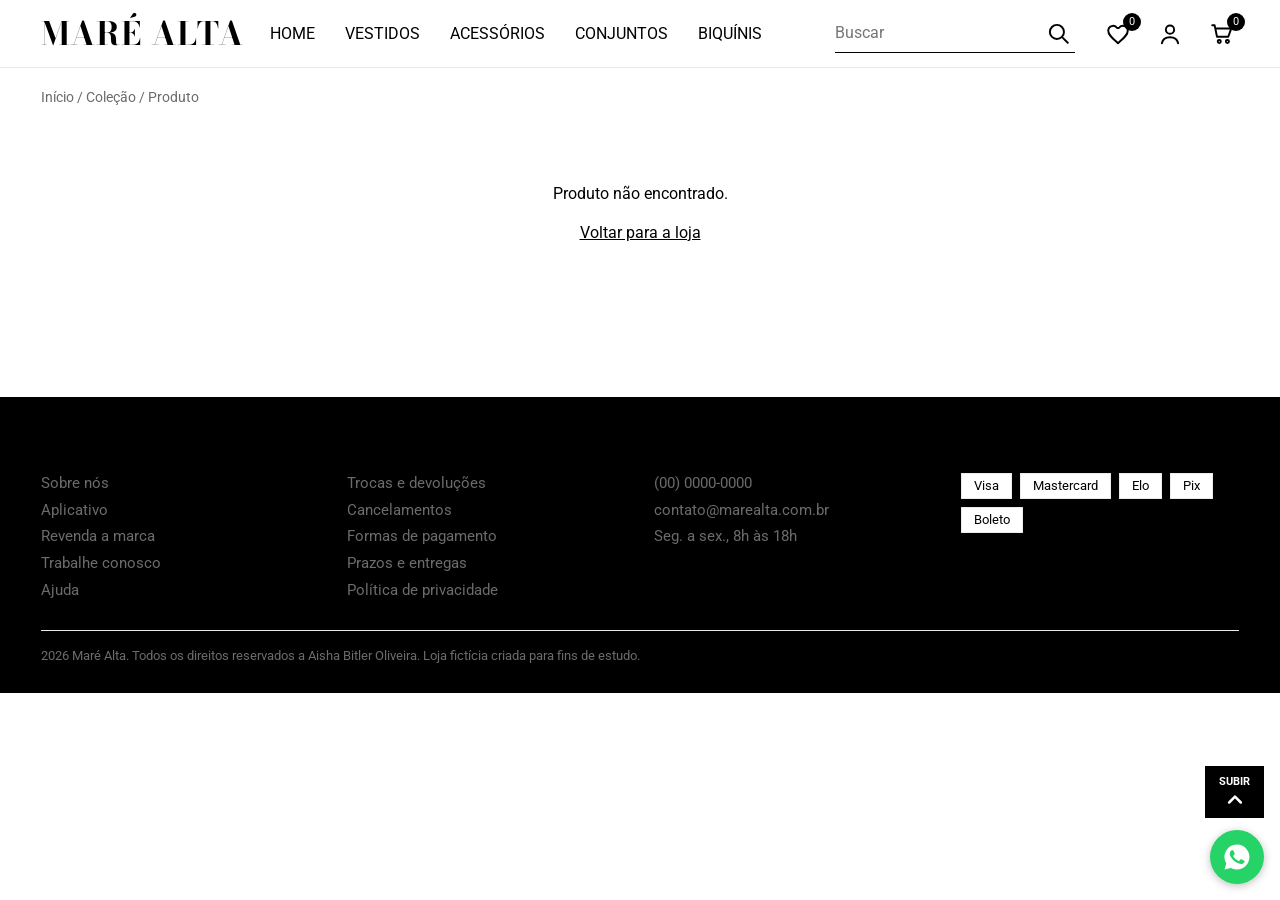
<file: produto.html>
<!DOCTYPE html>
<html lang="pt-BR">
 <head>
  <meta charset="utf-8"/>
  <meta content="width=device-width, initial-scale=1, viewport-fit=cover" name="viewport"/>
  <title>
   Produto &mdash; Mar&eacute; Alta
  </title>
  <link href="https://fonts.googleapis.com/css2?family=Bodoni+Moda:wght@700&amp;family=Fredoka:wght@600&amp;family=Roboto:wght@300;400;500;700&amp;display=swap" rel="stylesheet"/>
  <style>
   :root {
    --bg:#fff;
    --ink:#000;
    --muted:#6B6B6B;
    --line:#EAEAEA;
    --chip:#EDEDED;
    --yellow:#FFF200;
    --foot:#F4F4F4;
    --sans:"Roboto","Helvetica Neue",Arial,sans-serif;
    --logo:"Bodoni Moda","Didot",Georgia,serif;
    --round:"Fredoka","Arial Rounded MT Bold",Arial,sans-serif;
    box-sizing:border-box;
    padding-top:env(safe-area-inset-top,0px);
    padding-bottom:env(safe-area-inset-bottom,0px);
    color-scheme:light;
}
@media (prefers-color-scheme: dark) {
    :root:not([data-theme="light"]) {
        --bg:#111;
        --ink:#fff;
        --muted:#A5A5A5;
        --line:#2C2C2C;
        --chip:#2A2A2A;
        --foot:#1A1A1A;
        color-scheme:dark
    }
}
:root[data-theme="dark"] {
    --bg:#111;
    --ink:#fff;
    --muted:#A5A5A5;
    --line:#2C2C2C;
    --chip:#2A2A2A;
    --foot:#1A1A1A;
    color-scheme:dark
}
html {
    scroll-padding-top:calc(env(safe-area-inset-top,0px) + 80px);
    scroll-behavior:smooth
}
* {
    box-sizing:border-box
}
body {
    margin:0;
    background:var(--bg);
    color:var(--ink);
    font-family:var(--sans);
    font-size:16px;
    line-height:1.4
}
a {
    color:inherit;
    text-decoration:none
}
button {
    font:inherit;
    color:inherit;
    cursor:pointer
}
:focus-visible {
    outline:2px solid var(--ink);
    outline-offset:3px
}
.pad {
    padding-left:clamp(16px,3.2vw,48px);
    padding-right:clamp(16px,3.2vw,48px)
}
header {
    position:sticky;
    top:env(safe-area-inset-top,0px);
    z-index:20;
    background:var(--bg);
    border-bottom:1px solid var(--line)
}
.hd {
    display:flex;
    align-items:center;
    gap:26px;
    padding-top:14px;
    padding-bottom:14px;
    flex-wrap:wrap
}
.logo {
    font-family:var(--logo);
    font-weight:700;
    font-size:2rem;
    letter-spacing:.03em;
    text-transform:uppercase;
    line-height:1
}
.pill {
    background:var(--yellow);
    color:#000;
    padding:5px 14px;
    border-radius:999px;
    font-size:1rem;
    text-transform:uppercase
}
nav.main {
    display:flex;
    gap:30px;
    flex-wrap:wrap
}
nav.main a {
    text-transform:uppercase
}
nav.main a:hover {
    text-decoration:underline;
    text-underline-offset:6px
}
.sp {
    flex:1
}
.search {
    display:flex;
    align-items:center;
    border-bottom:1px solid var(--ink);
    width:240px
}
.search input {
    flex:1;
    border:0;
    background:none;
    color:var(--ink);
    font:inherit;
    padding:8px 0;
    min-width:0;
    outline-offset:6px
}
.search button,.ic {
    background:none;
    border:0;
    padding:4px;
    display:flex;
    position:relative
}
svg.i {
    width:26px;
    height:26px;
    fill:none;
    stroke:currentColor;
    stroke-width:1.8;
    stroke-linecap:round;
    stroke-linejoin:round
}
.badge {
    position:absolute;
    top:-4px;
    right:-6px;
    background:#000;
    color:#fff;
    font-size:.7rem;
    min-width:18px;
    height:18px;
    border-radius:9px;
    display:grid;
    place-items:center
}
.icons {
    display:flex;
    gap:18px;
    align-items:center
}
.feature {
    display:grid;
    grid-template-columns:1fr 1fr;
    gap:32px;
    padding-top:4px;
    align-items:start
}
.ban {
    position:relative;
    aspect-ratio:1/1.12;
    overflow:hidden
}
.ban .ov {
    position:absolute;
    left:14px;
    bottom:20%;
    display:flex;
    flex-direction:column;
    color:#fff
}
.ban small {
    font-size:clamp(1rem,2vw,1.6rem);
    font-weight:300;
    letter-spacing:.04em;
    text-transform:uppercase
}
.ban strong {
    font-family:var(--round);
    font-weight:600;
    font-size:clamp(2.6rem,5.6vw,4.6rem);
    line-height:1;
    text-transform:uppercase
}
.ban a {
    background:#fff;
    color:#000;
    text-align:center;
    font-size:.95rem;
    text-transform:uppercase;
    padding:2px 10px;
    margin-top:4px
}
.sec-h {
    display:flex;
    justify-content:space-between;
    align-items:end;
    gap:16px;
    margin:12px 0 28px
}
.sec-h h2 {
    font-size:clamp(2rem,3.4vw,2.7rem);
    font-weight:400;
    margin:0;
    line-height:1.15
}
.sec-h p {
    margin:2px 0 0
}
.arrows {
    display:flex;
    gap:28px
}
.arrows button {
    background:none;
    border:0;
    padding:4px
}
.track {
    display:grid;
    grid-auto-flow:column;
    gap:24px;
    overflow-x:auto;
    scroll-snap-type:x mandatory;
    scrollbar-width:none
}
.track::-webkit-scrollbar {
    display:none
}
.t2 {
    grid-auto-columns:calc((100% - 24px)/2)
}
.t4 {
    grid-auto-columns:calc((100% - 72px)/4)
}
.card {
    scroll-snap-align:start;
    min-width:0
}
.ph {
    aspect-ratio:7/10;
    position:relative;
    overflow:hidden
}
.art {
    position:absolute;
    inset:0;
    width:100%;
    height:100%
}
.tag {
    position:absolute;
    left:10px;
    top:10px;
    background:#000;
    color:#fff;
    font-size:.75rem;
    padding:2px 10px;
    text-transform:uppercase
}
.r1 {
    display:flex;
    justify-content:space-between;
    align-items:center;
    margin:10px 0 6px;
    min-height:28px
}
.sws {
    display:flex;
    gap:8px
}
.sw {
    width:26px;
    height:26px;
    border-radius:50%;
    border:1px solid var(--line);
    padding:0
}
.sw[aria-pressed="true"] {
    outline:2px solid var(--ink);
    outline-offset:2px
}
.fav svg {
    width:24px;
    height:24px;
    stroke-width:1.4
}
.fav[aria-pressed="true"] svg {
    fill:currentColor
}
.nm {
    font-size:.82rem;
    text-transform:uppercase;
    margin:0
}
.cd {
    font-size:.75rem;
    color:var(--muted);
    margin:2px 0 8px
}
.pr {
    font-weight:700;
    font-size:1.05rem;
    margin:0
}
.pc {
    color:var(--muted);
    margin:0 0 10px
}
.szs {
    display:flex;
    gap:8px;
    flex-wrap:wrap
}
.sz {
    width:40px;
    height:40px;
    background:var(--chip);
    border:0;
    font-size:.95rem
}
.sz[aria-pressed="true"] {
    background:#000;
    color:#fff
}
.sz:disabled {
    color:#BBB;
    text-decoration:line-through;
    cursor:not-allowed;
    background:transparent;
    border:1px solid var(--line)
}
.add {
    width:100%;
    margin-top:12px;
    background:#000;
    color:#fff;
    border:0;
    padding:12px;
    text-transform:uppercase;
    font-size:.85rem;
    letter-spacing:.04em
}
.add:hover {
    opacity:.85
}
:root[data-theme="dark"] .add,:root[data-theme="dark"] .sz[aria-pressed="true"] {
    background:#fff;
    color:#000
}
.blk {
    margin-top:clamp(40px,5vw,72px)
}
.tiles {
    display:grid;
    grid-template-columns:repeat(4,1fr);
    gap:16px
}
.tile {
    position:relative;
    aspect-ratio:3/4;
    overflow:hidden;
    color:#fff;
    display:flex;
    flex-direction:column;
    justify-content:flex-end;
    padding:20px
}
.tile h3 {
    font-family:var(--round);
    font-weight:600;
    font-size:clamp(1.5rem,2.4vw,2.2rem);
    margin:0;
    text-transform:uppercase;
    position:relative
}
.tile span {
    position:relative;
    text-transform:uppercase;
    text-decoration:underline;
    text-underline-offset:4px;
    font-size:.9rem
}
.empty {
    color:var(--muted);
    padding:24px 0
}
footer {
    margin-top:clamp(48px,6vw,88px);
    background:black;
    padding-top:44px;
    padding-bottom:28px
}
.cols {
    display:grid;
    grid-template-columns:repeat(4,1fr);
    gap:28px
}
footer h4 {
    margin:0 0 12px;
    text-transform:uppercase;
    font-size:.9rem;
    letter-spacing:.06em
}
footer ul {
    list-style:none;
    margin:0;
    padding:0;
    display:grid;
    gap:6px;
    font-size:.92rem;
    color:var(--muted)
}
footer a:hover {
    color:var(--ink)
}
.pay {
    display:flex;
    gap:8px;
    flex-wrap:wrap
}
.pay span {
    border:1px solid var(--line);
    background:var(--bg);
    padding:3px 12px;
    font-size:.8rem
}
.copy {
    border-top:1px solid var(--line);
    margin-top:30px;
    padding-top:16px;
    font-size:.8rem;
    color:var(--muted)
}
.fixed {
    position:fixed;
    right:16px;
    bottom:calc(16px + env(safe-area-inset-bottom,0px));
    display:flex;
    flex-direction:column;
    gap:12px;
    align-items:flex-end;
    z-index:15
}
.up {
    background:#000;
    color:#fff;
    border:0;
    padding:8px 14px;
    font-size:.7rem;
    font-weight:700;
    display:flex;
    flex-direction:column;
    align-items:center;
    text-transform:uppercase
}
.up svg {
    width:20px;
    height:20px;
    stroke-width:3
}
.wa {
    width:54px;
    height:54px;
    border-radius:50%;
    background:#25D366;
    display:grid;
    place-items:center;
    box-shadow:0 2px 8px rgba(0,0,0,.25)
}
.wa svg {
    width:30px;
    height:30px;
    fill:#fff
}
.drawer {
    position:fixed;
    top:0;
    right:0;
    height:100%;
    width:min(400px,100%);
    background:var(--bg);
    color:var(--ink);
    z-index:40;
    transform:translateX(100%);
    transition:transform .3s;
    padding:calc(20px + env(safe-area-inset-top,0px)) 24px calc(20px + env(safe-area-inset-bottom,0px));
    display:flex;
    flex-direction:column;
    border-left:1px solid var(--line)
}
.drawer.open {
    transform:none
}
.drawer h2 {
    font-weight:400;
    font-size:1.8rem;
    margin:0 0 12px
}
.close {
    align-self:flex-end;
    background:none;
    border:0;
    font-size:1.8rem;
    line-height:1
}
.items {
    flex:1;
    overflow-y:auto
}
.item {
    display: flex;
    align-items: center;
    justify-content: space-between;
    gap: 12px;
    padding: 12px 0;
    border-bottom: 1px solid var(--line);
    font-size: .92rem;
}

.item-info {
    display: flex;
    align-items: center;
    gap: 12px;
    flex: 1;
    min-width: 0;
}

.item-img {
    width: 75px;
    height: 95px;
    object-fit: cover;
    flex-shrink: 0;
}

.item-details {
    display: flex;
    flex-direction: column;
    gap: 5px;
    min-width: 0;
}

.item-name {
    font-size: .82rem;
    font-weight: 500;
}

.item-details small {
    color: var(--muted);
}
.item button {
    background:none;
    border:0;
    color:var(--muted);
    text-decoration:underline
}
.total {
    display:flex;
    justify-content:space-between;
    font-size:1.15rem;
    margin:18px 0
}
.toast {
    position:fixed;
    left:50%;
    bottom:calc(24px + env(safe-area-inset-bottom,0px));
    transform:translate(-50%,40px);
    background:#000;
    color:#fff;
    padding:10px 22px;
    opacity:0;
    transition:.3s;
    z-index:50;
    pointer-events:none
}
.toast.show {
    opacity:1;
    transform:translate(-50%,0)
}
@media (prefers-reduced-motion:reduce) {
    * {
        scroll-behavior:auto!important;
        transition:none!important
    }
}
@media (max-width:900px) {
    .feature {
        grid-template-columns:1fr
    }
    .t4 {
        grid-auto-columns:62%
    }
    .tiles {
        grid-template-columns:repeat(2,1fr)
    }
    .cols {
        grid-template-columns:1fr 1fr
    }
    .t2 {
        grid-auto-columns:62%
    }
    .search {
        width:100%;
        order:9
    }
    .sp {
        display:none
    }
    .icons {
        margin-left:auto
    }
    nav.main {
        order:8;
        width:100%;
        flex-wrap:nowrap;
        overflow-x:auto;
        white-space:nowrap;
        gap:22px
    }
}

.hero-slider {
  position: relative;
  width: 100%;
  height: 80vh;
  min-height: 400px;
  overflow: hidden;
  margin-bottom: clamp(30px, 5vw, 60px);
}

.slides {
  position: relative;
  width: 100%;
  height: 100%;
}

.slide {
  position: absolute;
  inset: 0;
  opacity: 0;
  transition: opacity 0.8s ease-in-out;
  background-size: cover;
  background-position: center;
  display: flex;
  align-items: center;
  justify-content: center;
  text-align: center;
  padding: 20px;
}

.slide.active {
  opacity: 1;
}

.slide::before {
  content: '';
  position: absolute;
  inset: 0;
  background: rgba(0, 0, 0, 0.3);
}

.hero-text {
  position: relative;
  z-index: 1;
  color: #fff;
}

.hero-text h2 {
  font-family: var(--round);
  font-size: clamp(2.5rem, 6vw, 4.5rem);
  margin: 0;
  text-transform: uppercase;
  line-height: 1;
}

.hero-text p {
  font-size: clamp(1rem, 2vw, 1.3rem);
  margin: 12px 0 24px;
  font-weight: 300;
}

.hero-text a {
  background: #fff;
  color: #000;
  padding: 12px 30px;
  font-size: 0.9rem;
  text-transform: uppercase;
  font-weight: 700;
  display: inline-block;
  transition: opacity 0.2s;
}

.hero-text a:hover {
  opacity: 0.85;
}

/* Bolinhas de navegação */
.slider-dots {
  position: absolute;
  bottom: 20px;
  left: 50%;
  transform: translateX(-50%);
  display: flex;
  gap: 10px;
  z-index: 2;
}

.dot {
  width: 12px;
  height: 12px;
  border-radius: 50%;
  background: rgba(255, 255, 255, 0.5);
  cursor: pointer;
  transition: background 0.3s;
}

.dot.active {
  background: #fff;
}

.Titulo{
    font-family: var(--logo);
}
/* ===== Página de vestidos ===== */
nav.main a[aria-current]{text-decoration:underline;text-underline-offset:6px}
.crumb{font-size:.85rem;color:var(--muted);padding-top:20px}
.crumb a:hover{text-decoration:underline}
.ptitle{display:flex;justify-content:space-between;align-items:end;gap:16px;flex-wrap:wrap;margin:10px 0 24px}
.ptitle h1{font-size:clamp(2.2rem,4vw,3.2rem);font-weight:400;margin:0;line-height:1.1}
.ptitle p{margin:4px 0 0}
.cnt{color:var(--muted)}
.toolbar{display:flex;gap:16px 40px;flex-wrap:wrap;align-items:flex-end;padding:16px 0;border-top:1px solid var(--line);border-bottom:1px solid var(--line);margin-bottom:28px}
.fg{display:flex;flex-direction:column;gap:8px}
.fg>span{font-size:.75rem;text-transform:uppercase;letter-spacing:.06em;color:var(--muted)}
.fg .frow{display:flex;gap:8px;flex-wrap:wrap}
.fg select{background:none;color:var(--ink);border:0;border-bottom:1px solid var(--ink);font:inherit;padding:8px 24px 8px 0;min-width:190px}
.fg select option{color:#000}
.fc{width:28px;height:28px;border-radius:50%;border:1px solid var(--line);padding:0}
.fc[aria-pressed="true"]{outline:2px solid var(--ink);outline-offset:2px}
.ft{min-width:44px;height:36px;background:var(--chip);border:0;font-size:.95rem}
.ft[aria-pressed="true"]{background:var(--ink);color:var(--bg)}
.clear{background:none;border:0;text-decoration:underline;text-underline-offset:4px;padding:8px 0;color:var(--ink)}
.pgrid{display:grid;grid-template-columns:repeat(4,1fr);gap:40px 24px}
.pgrid .empty{grid-column:1/-1}
@media (max-width:1100px){.pgrid{grid-template-columns:repeat(3,1fr)}}
@media (max-width:760px){.pgrid{grid-template-columns:repeat(2,1fr);gap:32px 12px}.fg select{min-width:150px}}

.ft{padding:0 16px}
.sz.w{width:auto;padding:0 16px}

  
.prod{display:grid;grid-template-columns:minmax(0,1fr) minmax(0,1fr);gap:48px;margin-top:20px;align-items:start}
.galeria{display:flex;flex-direction:column;gap:12px}
.pimg{aspect-ratio:7/10;position:relative;overflow:hidden}
.thumbs{display:flex;gap:10px;overflow-x:auto;scrollbar-width:thin}
.thumb{flex:0 0 72px;aspect-ratio:7/10;padding:0;border:1px solid var(--line);background:none;overflow:hidden;opacity:.6}
.thumb img{width:100%;height:100%;object-fit:cover;display:block}
.thumb[aria-pressed="true"]{opacity:1;outline:2px solid var(--ink);outline-offset:2px}
.pimg img{position:absolute;inset:0;width:100%;height:100%;object-fit:cover}
.nav-c{position:absolute;top:50%;transform:translateY(-50%);z-index:3;width:42px;height:42px;border:0;border-radius:50%;background:rgba(255,255,255,.85);color:var(--ink);font-size:1.6rem;line-height:1;cursor:pointer;display:flex;align-items:center;justify-content:center;padding:0 0 3px}
.nav-c:hover{background:#fff}.nav-c.prev{left:10px}.nav-c.next{right:10px}
.cnt{position:absolute;bottom:10px;left:50%;transform:translateX(-50%);z-index:3;background:rgba(0,0,0,.45);color:#fff;font-size:.75rem;padding:3px 10px;border-radius:99px;letter-spacing:.05em}
.pimg{touch-action:pan-y}
.pinfo h1{font-size:clamp(1.6rem,3vw,2.4rem);font-weight:400;margin:0 0 4px;line-height:1.15}
.pinfo .pr{font-size:1.6rem;margin-top:16px}
.pinfo .lb{font-size:.75rem;text-transform:uppercase;letter-spacing:.06em;color:var(--muted);margin:22px 0 8px}
.pinfo .sw{width:32px;height:32px}
.pinfo .sz{width:auto;min-width:44px;padding:0 14px}
.pact{display:flex;gap:12px;align-items:center;margin-top:24px}
.pact .add{margin-top:0}
.pact .fav{background:none;border:1px solid var(--line);padding:10px;display:flex}
.vazio{padding:60px 0;text-align:center}
.vazio a{text-decoration:underline}
@media (max-width:760px){.prod{grid-template-columns:1fr;gap:24px}}
/* desktop: foto inteira visível na tela (sem corte), centralizada */
@media (min-width:761px){
  .galeria{flex-direction:row;justify-content:center;align-items:flex-start;gap:14px}
  .galeria{position:sticky;top:8px}
  .pimg{height:calc(100vh - 135px);min-height:420px;width:auto;max-width:calc(100% - 100px);aspect-ratio:3/4;flex:0 1 auto}
  .thumbs{order:-1;flex-direction:column;overflow-x:hidden;overflow-y:auto;max-height:calc(100vh - 135px);flex:0 0 80px;padding:3px}
  .thumb{flex:0 0 auto;width:72px;height:102px}
}
.pimg{cursor:zoom-in}
.pimg::after{content:"Clique para ampliar";position:absolute;top:10px;right:10px;z-index:3;background:rgba(0,0,0,.55);color:#fff;font-size:.72rem;padding:5px 11px;border-radius:99px;letter-spacing:.03em;pointer-events:none}
.nav-c{cursor:pointer}
/* lightbox */
#lb{position:fixed;inset:0;z-index:1000;background:rgba(0,0,0,.78);-webkit-backdrop-filter:blur(6px);backdrop-filter:blur(6px);display:none;overflow:hidden;touch-action:none;user-select:none}
#lb.open{display:block}
#lb .lbimg{position:absolute;left:50%;top:calc(50% - 55px);height:min(calc(100vh - 190px),calc(92vw * 4 / 3));width:min(calc((100vh - 190px) * .75),92vw);object-fit:cover;object-position:center top;background:#111;transform-origin:center;cursor:zoom-in;will-change:transform;-webkit-user-drag:none}
#lb.zoom .lbimg{cursor:grab}
#lb.drag .lbimg{cursor:grabbing}
#lb button{position:absolute;z-index:2;border:0;background:none;color:#fff;cursor:pointer;display:flex;align-items:center;justify-content:center;padding:0;opacity:.85;transition:opacity .15s}
#lb button:hover{opacity:1}
#lb .lbx{top:18px;right:22px;width:48px;height:48px;font-size:2.6rem;font-weight:200}
#lb .lbp,#lb .lbn{top:calc(50% - 55px);margin-top:-30px;width:56px;height:60px;font-size:4rem;font-weight:200;line-height:1}
#lb .lbp{left:14px}
#lb .lbn{right:14px}
#lb .lbz{left:22px;top:24px;width:auto;border:1px solid rgba(255,255,255,.6);border-radius:99px;padding:6px 16px;font-size:.8rem;font-family:inherit}
#lb .lbc{position:absolute;left:50%;top:24px;transform:translateX(-50%);color:#fff;font-size:.8rem;z-index:2;opacity:.85}
#lb .lbt{position:absolute;left:0;right:0;bottom:18px;z-index:2;display:flex;gap:8px;justify-content:center;padding:0 16px;overflow-x:auto;scrollbar-width:none}
#lb .lbt::-webkit-scrollbar{display:none}
#lb .lbt button{position:static;flex:0 0 auto;width:62px;height:88px;border:1px solid rgba(255,255,255,.35);background:#000;opacity:.55;overflow:hidden;padding:0}
#lb .lbt button[aria-pressed="true"]{opacity:1;border-color:#fff;outline:1px solid #fff}
#lb .lbt img{width:100%;height:100%;object-fit:cover;display:block;pointer-events:none}
@media (max-width:760px){
  #lb .lbimg{height:min(calc(100vh - 160px),calc(100vw * 4 / 3));width:min(calc((100vh - 160px) * .75),100vw)}
  #lb .lbp,#lb .lbn{font-size:3rem;width:40px}
  #lb .lbp{left:4px}#lb .lbn{right:4px}
  #lb .lbt button{width:50px;height:72px}
}
</style>
  <link rel="stylesheet" href="mobile.css">
  <script src="menu.js" defer></script>
 </head>
 <body>
  <div id="lb" role="dialog" aria-modal="true" aria-label="Foto ampliada">
   <img class="lbimg" id="lbimg" alt="" draggable="false">
   <button class="lbx" id="lbx" aria-label="Fechar">&times;</button>
   <button class="lbp" id="lbp" aria-label="Foto anterior">&#8249;</button>
   <button class="lbn" id="lbn" aria-label="Próxima foto">&#8250;</button>
   <span class="lbc" id="lbc"></span>
   <div class="lbt" id="lbt"></div>
   <button class="lbz" id="lbz">Zoom +</button>
  </div>
  <header>
   <div class="hd pad">
    <a class="logo" href="index.html">
     Mar&eacute; Alta
    </a>
    
    <nav aria-label="Cole&ccedil;&otilde;es" class="main">
     <a href="index.html">
      Home
     </a>
        <a href="vestidos.html">
      Vestidos
     </a>
     <a href="acessorios.html">
     Acessórios
     </a>
     <a href="conjuntos.html">
      Conjuntos
     </a>
     <a href="biquinis.html">
      Biquínis
     </a>
    </nav>
    <span class="sp">
    </span>
    <form class="search" id="sf" role="search">
     <input aria-label="Buscar" id="q" placeholder="Buscar" type="search"/>
     <button aria-label="Buscar" type="submit">
      <svg class="i" viewbox="0 0 24 24">
       <circle cx="11" cy="11" r="6.5">
       </circle>
       <path d="M16 16l5 5">
       </path>
      </svg>
     </button>
    </form>
    <div class="icons">
     <button aria-label="Favoritos" class="ic" id="open-fav">
      <svg class="i" viewbox="0 0 24 24">
       <path d="M12 20.5l-1.2-1.1C6 15.2 3 12.5 3 9a4.5 4.5 0 0 1 8.2-2.6h1.6A4.5 4.5 0 0 1 21 9c0 3.500-3 6.200-7.800 10.400z">
       </path>
      </svg>
      <span class="badge" id="fcount">
       0
      </span>
     </button>
     <button aria-label="Minha conta" class="ic">
      <svg class="i" viewbox="0 0 24 24">
       <circle cx="12" cy="8" r="3.8">
       </circle>
       <path d="M4.500 20.500c.8-4 4-5.500 7.500-5.500s6.700 1.500 7.500 5.500">
       </path>
      </svg>
     </button>
     <button aria-label="Abrir sacola" class="ic" id="open-cart">
      <svg class="i" viewbox="0 0 24 24">
       <path d="M3 4h2.200l2.200 10.500h10.400L20.500 7H6">
       </path>
       <circle cx="9.500" cy="19" r="1.400">
       </circle>
       <circle cx="17" cy="19" r="1.400">
       </circle>
      </svg>
      <span class="badge" id="count">
       0
      </span>
     </button>
    </div>
   </div>
  </header>
  <main id="topo" class="pad">
   <nav class="crumb" aria-label="Você está em"><a href="index.html">Início</a> / <a id="bcat" href="index.html">Coleção</a> / <span id="bnome">Produto</span></nav>
   <div id="prod"></div>
  </main>
  <footer class="pad">
   <div class="cols">
    <div>
     <h4>
      Institucional
     </h4>
     <ul>
      <li>
       <a href="#">
        Sobre n&oacute;s
       </a>
      </li>
      <li>
       <a href="#">
        Aplicativo
       </a>
      </li>
      <li>
       <a href="#">
        Revenda a marca
       </a>
      </li>
      <li>
       <a href="#">
        Trabalhe conosco
       </a>
      </li>
      <li>
       <a href="#">
        Ajuda
       </a>
      </li>
     </ul>
    </div>
    <div>
     <h4>
      Pol&iacute;ticas
     </h4>
     <ul>
      <li>
       <a href="#">
        Trocas e devolu&ccedil;&otilde;es
       </a>
      </li>
      <li>
       <a href="#">
        Cancelamentos
       </a>
      </li>
      <li>
       <a href="#">
        Formas de pagamento
       </a>
      </li>
      <li>
       <a href="#">
        Prazos e entregas
       </a>
      </li>
      <li>
       <a href="#">
        Pol&iacute;tica de privacidade
       </a>
      </li>
     </ul>
    </div>
    <div>
     <h4>
      Atendimento
     </h4>
     <ul>
      <li>
       (00) 0000-0000
      </li>
      <li>
       contato@marealta.com.br
      </li>
      <li>
       Seg. a sex., 8h &agrave;s 18h
      </li>
     </ul>
    </div>
    <div>
     <h4>
      Formas de pagamento
     </h4>
     <div class="pay">
      <span>
       Visa
      </span>
      <span>
       Mastercard
      </span>
      <span>
       Elo
      </span>
      <span>
       Pix
      </span>
      <span>
       Boleto
      </span>
     </div>
    </div>
   </div>
   <div class="copy">
    2026 Maré Alta. Todos os direitos reservados a <a href="https://github.com/AishaBitler">Aisha Bitler Oliveira</a>. Loja fict&iacute;cia criada para fins de estudo.
   </div>
  </footer>
  <div class="fixed">
   <button aria-label="Subir ao topo" class="up" id="up">
    Subir
    <svg class="i" viewbox="0 0 24 24">
     <path d="M5 15l7-7 7 7">
     </path>
    </svg>
   </button>
   <a aria-label="Falar no WhatsApp" class="wa" href="#">
    <svg viewbox="0 0 24 24">
     <path d="M12 2a10 10 0 0 0-8.600 15.100L2 22l5-1.300A10 10 0 1 0 12 2zm5.800 14.200c-.2.700-1.400 1.300-1.900 1.300-.5.100-1.100.1-3.500-.8-3-1.200-4.900-4.200-5-4.400-.2-.2-1.200-1.600-1.200-3s.8-2.100 1-2.400c.3-.3.600-.4.800-.4h.6c.2 0 .4 0 .6.500.2.600.8 2 .9 2.200.1.100.1.300 0 .5-.1.200-.2.300-.4.500l-.5.600c-.2.200-.3.400-.1.700.2.300.8 1.300 1.700 2.100 1.200 1 2.100 1.300 2.400 1.500.3.100.5.100.6-.1l.9-1.100c.2-.3.400-.2.700-.1l2 1c.3.100.5.200.6.300.1.200.1.800-.1 1.500z">
     </path>
    </svg>
   </a>
  </div>
  <aside aria-hidden="true" aria-label="Painel" class="drawer" id="drawer">
   <button aria-label="Fechar" class="close" id="close-cart">
    &times;
   </button>
   <h2 id="dtitle">
    Sua sacola
   </h2>
   <div class="items" id="items">
   </div>
   <div class="total" id="totalrow">
    <span>
     Total
    </span>
    <strong id="total">
     R$ 0,00
    </strong>
   </div>
   <button class="add" id="checkout" style="margin-top:0">
    Finalizar compra
   </button>
  </aside>
  <div class="toast" id="toast" role="status">
  </div>
  <script src="fotos.js"></script>
<script>
const COL={rosa:"#E8A0AE",azul:"#8FB8DE",coral:"#F28C6B",areia:"#E3C9A0",branco:"#F4EFE9",white:"#F4EFE9",verde:"#9CC5B5",preto:"#222222",bege:"#D8C3A5",beje:"#D8C3A5",marrom:"#795548",cinza:"#A0A0A0",offwhite:"#FAF7F2",champanhe:"#E8D5B7",dourado:"#C9A44C",prata:"#C0C0C0",vermelho:"#D62828",pink:"#E84393",lilas:"#B5A0D8",vinho:"#722F37",laranja:"#ED8B35",amarelo:"#F2D04F",oliva:"#85865A",marinho:"#192D50",terracota:"#C16E52",nude:"#D9B49A"};
const BG=["linear-gradient(180deg,#F6E3D6,#E8C4B2)","linear-gradient(180deg,#F5F7F9,#D9E3EC)","linear-gradient(180deg,#FBF1EA,#F1D4C4)","linear-gradient(180deg,#F8F8F6,#E4E1DA)"];
const $=id=>document.getElementById(id);
const brl=v=>v.toLocaleString("pt-BR",{style:"currency",currency:"BRL"});
const heart='<svg class="i" viewBox="0 0 24 24"><path d="M12 20.500l-1.200-1.100C6 15.200 3 12.500 3 9a4.500 4.500 0 0 1 8.200-2.600h1.600A4.500 4.500 0 0 1 21 9c0 3.500-3 6.200-7.800 10.400z"/></svg>';
function load(k,d){try{return JSON.parse(localStorage.getItem(k))||d}catch(e){return d}}
function save(){try{localStorage.setItem("mare_cart",JSON.stringify(cart));localStorage.setItem("mare_favs",JSON.stringify([...favs]))}catch(e){}}
let cor=null,fotoIdx=0,cart=load("mare_cart",[]),favs=new Set(load("mare_favs",[])),view="cart",tam=null;
const id=+new URLSearchParams(location.search).get("id");
let p=load("mare_produto",null);
if(!p||p.id!==id)p=null;
if(p)p.cores=(p.cores||[]).filter(Boolean);

function render(){
  if(!p){$("prod").innerHTML='<div class="vazio"><p>Produto não encontrado.</p><p><a href="index.html">Voltar para a loja</a></p></div>';return}
  document.title=p.nome+" — Maré Alta";
  $("bnome").textContent=p.nome;
  cor=p.cores.includes(p.corSel)?p.corSel:p.cores[0];
  $("prod").innerHTML=`<div class="prod">
    <div class="galeria">
      <div class="pimg" id="pimg" style="background:${BG[p.bg||0]}">${p.tag?`<span class="tag">${p.tag}</span>`:""}<img id="pfoto" alt="${p.nome}" onerror="fotoErro(this)"><button class="nav-c prev" data-nav="-1" aria-label="Foto anterior">&#8249;</button><button class="nav-c next" data-nav="1" aria-label="Próxima foto">&#8250;</button><span class="cnt" id="cnt"></span></div>
      <div class="thumbs" id="thumbs"></div>
    </div>
    <div class="pinfo">
      <h1 class="Titulo">${p.nome}</h1>
      <p class="cd">Cód. ${p.cod}</p>
      <p class="pr">${brl(p.preco)}</p>
      <p class="pc">6x de ${brl(p.preco/6)} sem juros</p>
      <p class="lb">Cor</p>
      <div class="sws">${p.cores.map((k,i)=>`<button class="sw" data-cor="${k}" aria-pressed="${k===cor}" aria-label="Cor ${k}" title="${k}" style="background:${COL[k]||"#ccc"}"></button>`).join("")}</div>
      <p class="lb">Tamanho</p>
      <div class="szs">${Object.entries(p.tam).map(([s,ok])=>`<button class="sz" data-s="${s}" aria-pressed="false" ${ok?"":"disabled"}>${s}</button>`).join("")}</div>
      <div class="pact">
        <button class="add" id="addp">Adicionar à sacola</button>
        <button class="fav" id="favp" aria-pressed="${favs.has(p.id)}" aria-label="Favoritar">${heart}</button>
      </div>
    </div></div>`;
  atualizaGaleria();
}
// fotos da cor escolhida (ou as padrão do produto)
function fotosDaCor(){
  const f=(typeof FOTOS!=="undefined"&&FOTOS[p.id])||{};
  const daCor=(f.cores&&f.cores[cor])||[];
  if(daCor.length)return daCor;
  if(f.padrao&&f.padrao.length)return f.padrao;
  return p.img?[p.img]:[];
}
function fotoErro(im){
  // foto da cor não carregou: tenta a padrão do produto; se também falhar, mostra só o fundo
  const f=(typeof FOTOS!=="undefined"&&FOTOS[p.id])||{};
  const pad=(f.padrao&&f.padrao[0])||p.img||"";
  if(pad&&im.getAttribute("src")!==pad){im.src=pad;return}
  im.style.display="none";
}
function atualizaGaleria(){
  const l=fotosDaCor();
  if(fotoIdx>=l.length)fotoIdx=0;
  const im=$("pfoto");im.style.display="";im.src=l[fotoIdx]||"";
  document.querySelectorAll(".nav-c,.cnt").forEach(b=>b.style.display=l.length>1?"":"none");
  $("cnt").textContent=(fotoIdx+1)+" / "+l.length;
  $("thumbs").innerHTML=l.length>1?l.map((s,i)=>`<button class="thumb" data-th="${i}" aria-pressed="${i===fotoIdx}" aria-label="Foto ${i+1}"><img src="${s}" alt=""></button>`).join(""):"";
}
function mover(d){const n=fotosDaCor().length;if(n<2)return;fotoIdx=(fotoIdx+d+n)%n;atualizaGaleria()}
// ----- lightbox: clique na foto = tela cheia; clique de novo / roda / arrastar = zoom -----
let lbZ=1,lbX=0,lbY=0,lbMoved=false;
const lb=()=>$("lb"),lbi=()=>$("lbimg");
function lbApply(){lbi().style.transform=`translate(-50%,-50%) translate(${lbX}px,${lbY}px) scale(${lbZ})`;lb().classList.toggle("zoom",lbZ>1);$("lbz").textContent=lbZ>1?"Reduzir zoom":"Zoom +"}
function lbLimit(){const r=lbi();const w=r.offsetWidth*lbZ,h=r.offsetHeight*lbZ;const mx=Math.max(0,(w-innerWidth)/2),my=Math.max(0,(h-innerHeight)/2);lbX=Math.min(mx,Math.max(-mx,lbX));lbY=Math.min(my,Math.max(-my,lbY))}
function lbZoom(z,cx,cy){
  const old=lbZ;lbZ=Math.min(5,Math.max(1,z));
  if(lbZ===1){lbX=lbY=0}else{
    const ox=(cx??innerWidth/2)-innerWidth/2,oy=(cy??innerHeight/2)-innerHeight/2,k=lbZ/old;
    lbX=ox-(ox-lbX)*k;lbY=oy-(oy-lbY)*k;lbLimit();
  }
  lbApply();
}
function lbShow(){const l=fotosDaCor();lbZ=1;lbX=lbY=0;lbi().src=l[fotoIdx]||"";lbApply();
  $("lbc").textContent=(fotoIdx+1)+" / "+l.length;
  ["lbp","lbn","lbc"].forEach(i=>$(i).style.display=l.length>1?"":"none");
  $("lbt").innerHTML=l.length>1?l.map((x,i)=>`<button data-lt="${i}" aria-pressed="${i===fotoIdx}" aria-label="Foto ${i+1}"><img src="${x}" alt=""></button>`).join(""):"";
  const at=$("lbt").querySelector('[aria-pressed="true"]');if(at&&at.scrollIntoView)at.scrollIntoView({inline:"center",block:"nearest"})}
function lbOpen(){if(!fotosDaCor().length)return;lbShow();lb().classList.add("open");document.body.style.overflow="hidden"}
function lbClose(){lb().classList.remove("open");document.body.style.overflow="";atualizaGaleria()}
function lbMove(d){const n=fotosDaCor().length;if(n<2)return;fotoIdx=(fotoIdx+d+n)%n;lbShow()}
document.addEventListener("click",e=>{
  if(e.target.closest("#pimg")&&!e.target.closest(".nav-c"))lbOpen();
});
document.addEventListener("DOMContentLoaded",()=>{
  const L=lb(),I=lbi();let st=null,pin=null;
  $("lbx").onclick=lbClose;$("lbp").onclick=()=>lbMove(-1);$("lbn").onclick=()=>lbMove(1);
  $("lbt").addEventListener("click",e=>{const t=e.target.closest("[data-lt]");if(t){fotoIdx=+t.dataset.lt;lbShow()}});
  $("lbz").onclick=()=>lbZoom(lbZ>1?1:2.5);
  L.addEventListener("wheel",e=>{e.preventDefault();lbZoom(lbZ*(e.deltaY<0?1.25:0.8),e.clientX,e.clientY)},{passive:false});
  I.addEventListener("pointerdown",e=>{I.setPointerCapture(e.pointerId);st={x:e.clientX,y:e.clientY,bx:lbX,by:lbY};lbMoved=false});
  I.addEventListener("pointermove",e=>{if(!st)return;const dx=e.clientX-st.x,dy=e.clientY-st.y;
    if(Math.abs(dx)+Math.abs(dy)>5)lbMoved=true;
    if(lbZ>1&&lbMoved){L.classList.add("drag");lbX=st.bx+dx;lbY=st.by+dy;lbLimit();lbApply()}});
  I.addEventListener("pointerup",e=>{
    const dx=e.clientX-st.x;L.classList.remove("drag");
    if(!lbMoved){lbZoom(lbZ>1?1:2.5,e.clientX,e.clientY)}
    else if(lbZ===1&&Math.abs(dx)>50)lbMove(dx<0?1:-1);
    st=null});
  // fundo escuro fecha
  L.addEventListener("click",e=>{if(e.target===L)lbClose()});
  document.addEventListener("keydown",e=>{if(!L.classList.contains("open"))return;
    if(e.key==="Escape")lbClose();if(e.key==="ArrowRight")lbMove(1);if(e.key==="ArrowLeft")lbMove(-1);
    if(e.key==="+")lbZoom(lbZ*1.25);if(e.key==="-")lbZoom(lbZ*0.8)});
  // pinça no celular
  L.addEventListener("touchmove",e=>{if(e.touches.length!==2)return;const d=Math.hypot(e.touches[0].clientX-e.touches[1].clientX,e.touches[0].clientY-e.touches[1].clientY);
    if(pin)lbZoom(lbZ*d/pin,(e.touches[0].clientX+e.touches[1].clientX)/2,(e.touches[0].clientY+e.touches[1].clientY)/2);pin=d;lbMoved=true},{passive:true});
  L.addEventListener("touchend",()=>{pin=null});
});
let tx=null;
document.addEventListener("touchstart",e=>{tx=e.target.closest("#pimg")?e.touches[0].clientX:null},{passive:true});
document.addEventListener("touchend",e=>{if(tx===null)return;const dx=e.changedTouches[0].clientX-tx;tx=null;if(Math.abs(dx)>40)mover(dx<0?1:-1)});
document.addEventListener("keydown",e=>{if($("lb").classList.contains("open"))return;if(e.key==="ArrowRight")mover(1);if(e.key==="ArrowLeft")mover(-1)});
function renderDrawer(){
  const list=view==="cart"?cart:Object.values(load("mare_favs_data",{})).filter(x=>favs.has(x.id));
  $("dtitle").textContent=view==="cart"?"Sua sacola":"Seus favoritos";
  $("totalrow").style.display=$("checkout").style.display=view==="cart"?"":"none";
  $("items").innerHTML=list.length?list.map((x,i)=>`<div class="item"><div class="item-info"><img class="item-img" src="${x.img||""}" alt="${x.nome}" onerror="this.style.display='none'"><div class="item-details"><span class="item-name">${x.nome.toUpperCase()}</span><small>${view==="cart"?"Tam. "+x.t+" · ":""}${brl(x.preco)}</small></div></div><button data-rm="${i}">Remover</button></div>`).join(""):`<p class="empty">${view==="cart"?"Sua sacola está vazia.":"Você ainda não favoritou nenhuma peça."}</p>`;
  $("count").textContent=cart.length;$("fcount").textContent=favs.size;
  $("total").textContent=brl(cart.reduce((s,x)=>s+x.preco,0));
}
function toggle(o){$("drawer").classList.toggle("open",o);$("drawer").setAttribute("aria-hidden",!o)}
function toast(m){const t=$("toast");t.textContent=m;t.classList.add("show");clearTimeout(toast.t);toast.t=setTimeout(()=>t.classList.remove("show"),1800)}
document.addEventListener("click",e=>{
  const sw=e.target.closest(".sw"),sz=e.target.closest(".sz"),rm=e.target.closest("[data-rm]");
  if(sw){document.querySelectorAll(".pinfo .sw").forEach(x=>x.setAttribute("aria-pressed",x===sw));cor=sw.dataset.cor;fotoIdx=0;atualizaGaleria()}
  const nv=e.target.closest("[data-nav]");if(nv)mover(+nv.dataset.nav);
  const th=e.target.closest("[data-th]");if(th){fotoIdx=+th.dataset.th;atualizaGaleria()}
  if(sz){tam=sz.dataset.s;document.querySelectorAll(".pinfo .sz").forEach(x=>x.setAttribute("aria-pressed",x===sz))}
  if(e.target.closest("#addp")){if(!tam){toast("Escolha um tamanho");return}cart.push({...p,t:tam,cor,img:fotosDaCor()[0]||p.img});save();renderDrawer();toast("Adicionado à sacola")}
  if(e.target.closest("#favp")){const b=$("favp");favs.has(p.id)?favs.delete(p.id):favs.add(p.id);b.setAttribute("aria-pressed",favs.has(p.id));
    const d=load("mare_favs_data",{});d[p.id]=p;try{localStorage.setItem("mare_favs_data",JSON.stringify(d))}catch(_){}save();renderDrawer()}
  if(rm){const i=+rm.dataset.rm;if(view==="cart")cart.splice(i,1);else{const l=Object.values(load("mare_favs_data",{})).filter(x=>favs.has(x.id));favs.delete(l[i].id);render()}save();renderDrawer()}
});
$("open-cart").onclick=()=>{view="cart";renderDrawer();toggle(true)};
$("open-fav").onclick=()=>{view="fav";renderDrawer();toggle(true)};
$("close-cart").onclick=()=>toggle(false);
$("checkout").onclick=()=>{if(!cart.length)return;cart=[];save();renderDrawer();toggle(false);toast("Pedido recebido! Obrigada por comprar na Maré Alta.")};
$("q").oninput=()=>{};
$("sf").onsubmit=e=>{e.preventDefault();location.href="index.html"};
$("up").onclick=()=>window.scrollTo({top:0,behavior:"smooth"});
render();renderDrawer();
</script>
 </body>
</html>
</file>
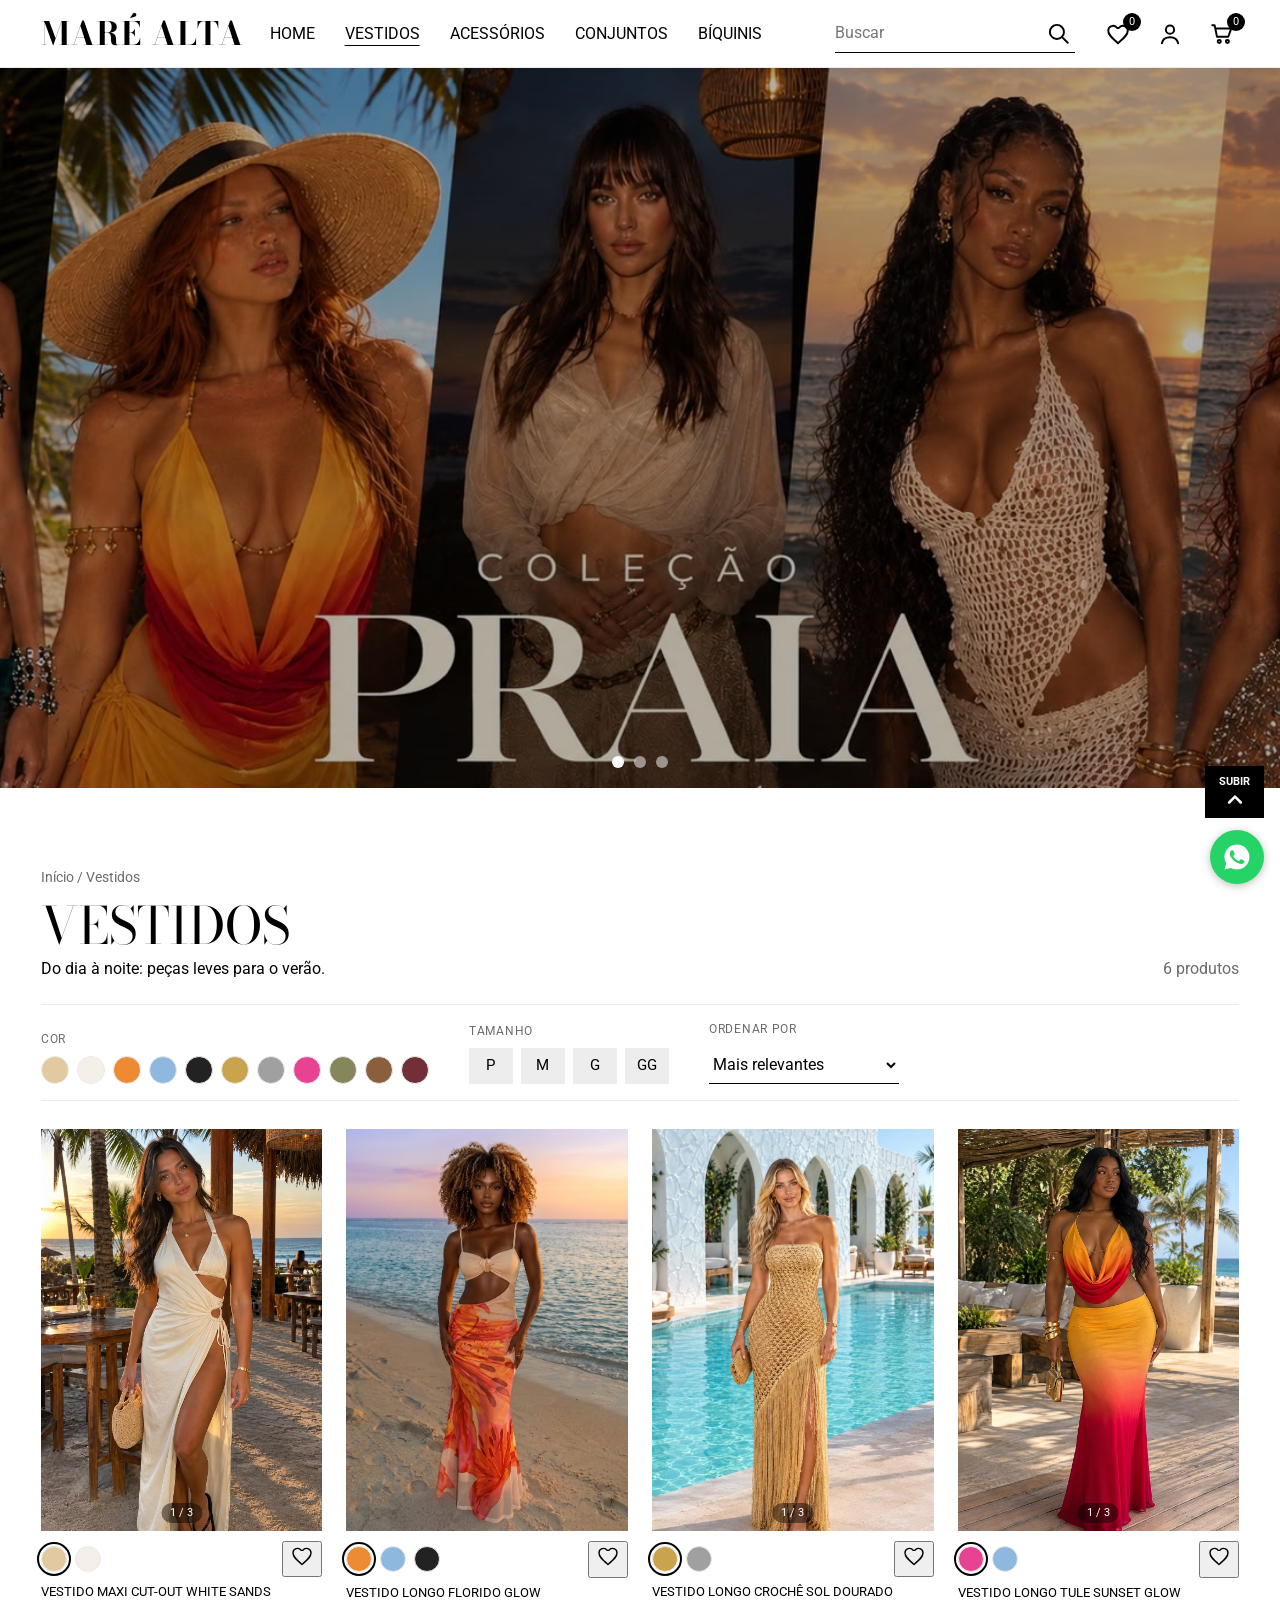
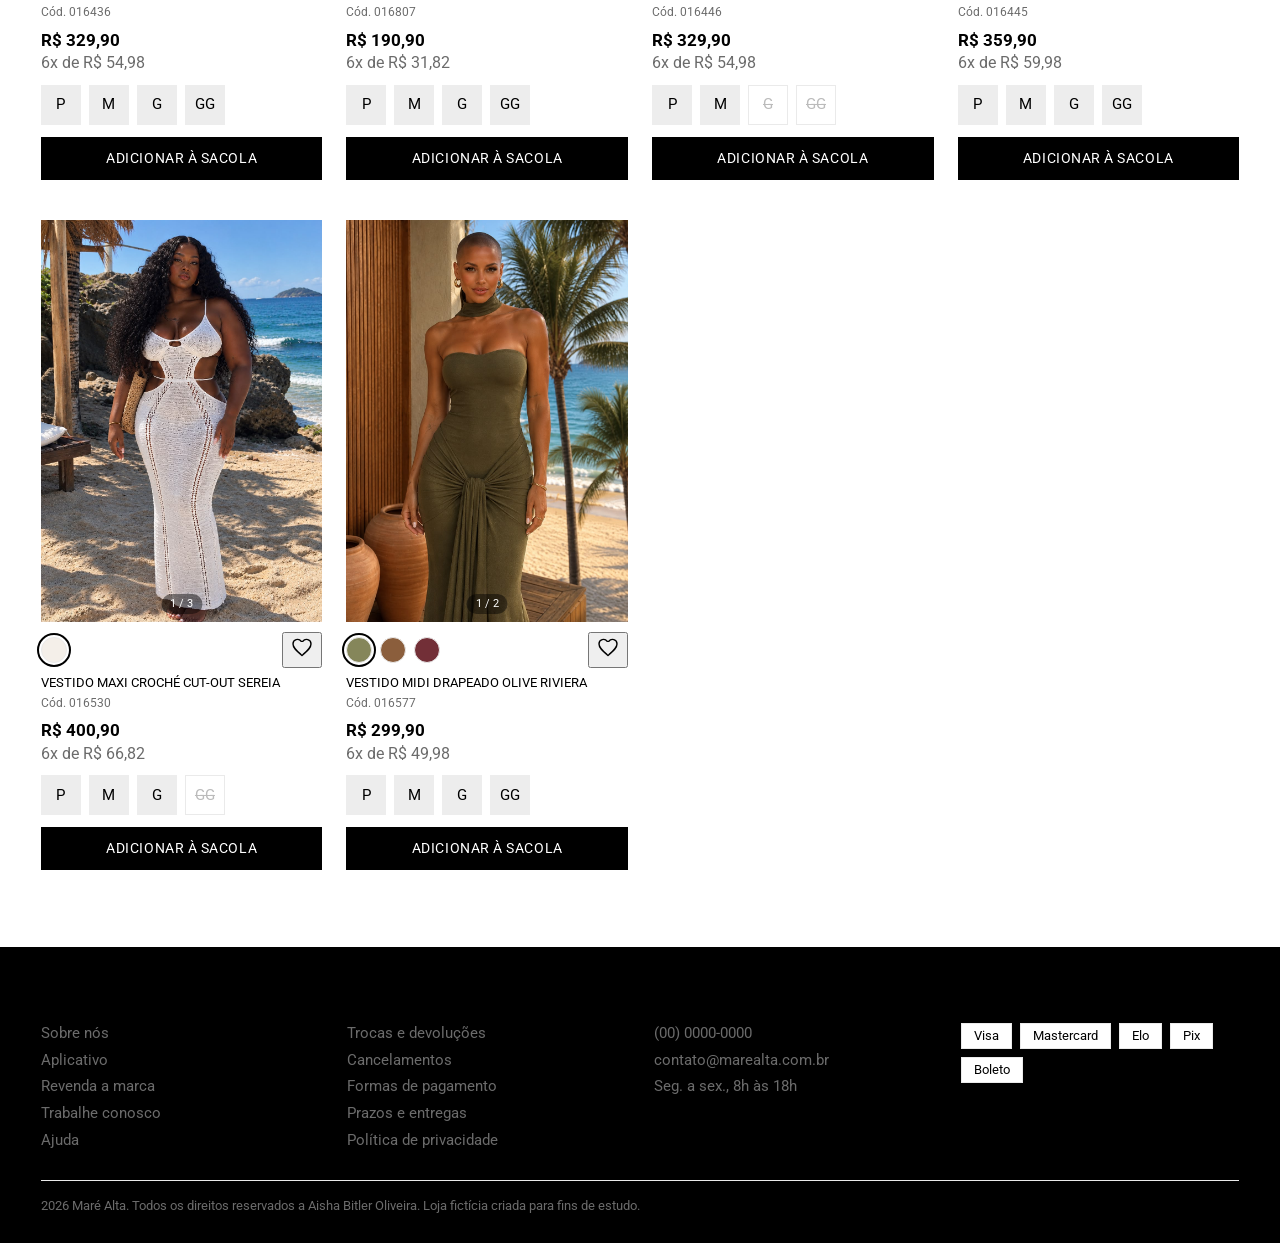
<file: vestidos.html>
<!DOCTYPE html>
<html lang="pt-BR">
 <head>
  <meta charset="utf-8"/>
  <meta content="width=device-width, initial-scale=1, viewport-fit=cover" name="viewport"/>
  <title>
   Vestidos &mdash; Mar&eacute; Alta
  </title>
  <link href="https://fonts.googleapis.com/css2?family=Bodoni+Moda:wght@700&amp;family=Fredoka:wght@600&amp;family=Roboto:wght@300;400;500;700&amp;display=swap" rel="stylesheet"/>
  <style>
   :root {
    --bg:#fff;
    --ink:#000;
    --muted:#6B6B6B;
    --line:#EAEAEA;
    --chip:#EDEDED;
    --yellow:#FFF200;
    --foot:#F4F4F4;
    --sans:"Roboto","Helvetica Neue",Arial,sans-serif;
    --logo:"Bodoni Moda","Didot",Georgia,serif;
    --round:"Fredoka","Arial Rounded MT Bold",Arial,sans-serif;
    box-sizing:border-box;
    padding-top:env(safe-area-inset-top,0px);
    padding-bottom:env(safe-area-inset-bottom,0px);
    color-scheme:light;
}
@media (prefers-color-scheme: dark) {
    :root:not([data-theme="light"]) {
        --bg:#111;
        --ink:#fff;
        --muted:#A5A5A5;
        --line:#2C2C2C;
        --chip:#2A2A2A;
        --foot:#1A1A1A;
        color-scheme:dark
    }
}
:root[data-theme="dark"] {
    --bg:#111;
    --ink:#fff;
    --muted:#A5A5A5;
    --line:#2C2C2C;
    --chip:#2A2A2A;
    --foot:#1A1A1A;
    color-scheme:dark
}
html {
    scroll-padding-top:calc(env(safe-area-inset-top,0px) + 80px);
    scroll-behavior:smooth
}
* {
    box-sizing:border-box
}
body {
    margin:0;
    background:var(--bg);
    color:var(--ink);
    font-family:var(--sans);
    font-size:16px;
    line-height:1.4
}
a {
    color:inherit;
    text-decoration:none
}
button {
    font:inherit;
    color:inherit;
    cursor:pointer
}
:focus-visible {
    outline:2px solid var(--ink);
    outline-offset:3px
}
.pad {
    padding-left:clamp(16px,3.2vw,48px);
    padding-right:clamp(16px,3.2vw,48px)
}
header {
    position:sticky;
    top:env(safe-area-inset-top,0px);
    z-index:20;
    background:var(--bg);
    border-bottom:1px solid var(--line)
}
.hd {
    display:flex;
    align-items:center;
    gap:26px;
    padding-top:14px;
    padding-bottom:14px;
    flex-wrap:wrap
}
.logo {
    font-family:var(--logo);
    font-weight:700;
    font-size:2rem;
    letter-spacing:.03em;
    text-transform:uppercase;
    line-height:1
}
.pill {
    background:var(--yellow);
    color:#000;
    padding:5px 14px;
    border-radius:999px;
    font-size:1rem;
    text-transform:uppercase
}
nav.main {
    display:flex;
    gap:30px;
    flex-wrap:wrap
}
nav.main a {
    text-transform:uppercase
}
nav.main a:hover {
    text-decoration:underline;
    text-underline-offset:6px
}
.sp {
    flex:1
}
.search {
    display:flex;
    align-items:center;
    border-bottom:1px solid var(--ink);
    width:240px
}
.search input {
    flex:1;
    border:0;
    background:none;
    color:var(--ink);
    font:inherit;
    padding:8px 0;
    min-width:0;
    outline-offset:6px
}
.search button,.ic {
    background:none;
    border:0;
    padding:4px;
    display:flex;
    position:relative
}
svg.i {
    width:26px;
    height:26px;
    fill:none;
    stroke:currentColor;
    stroke-width:1.8;
    stroke-linecap:round;
    stroke-linejoin:round
}
.badge {
    position:absolute;
    top:-4px;
    right:-6px;
    background:#000;
    color:#fff;
    font-size:.7rem;
    min-width:18px;
    height:18px;
    border-radius:9px;
    display:grid;
    place-items:center
}
.icons {
    display:flex;
    gap:18px;
    align-items:center
}
.feature {
    display:grid;
    grid-template-columns:1fr 1fr;
    gap:32px;
    padding-top:4px;
    align-items:start
}
.ban {
    position:relative;
    aspect-ratio:1/1.12;
    overflow:hidden
}
.ban .ov {
    position:absolute;
    left:14px;
    bottom:20%;
    display:flex;
    flex-direction:column;
    color:#fff
}
.ban small {
    font-size:clamp(1rem,2vw,1.6rem);
    font-weight:300;
    letter-spacing:.04em;
    text-transform:uppercase
}
.ban strong {
    font-family:var(--round);
    font-weight:600;
    font-size:clamp(2.6rem,5.6vw,4.6rem);
    line-height:1;
    text-transform:uppercase
}
.ban a {
    background:#fff;
    color:#000;
    text-align:center;
    font-size:.95rem;
    text-transform:uppercase;
    padding:2px 10px;
    margin-top:4px
}
.sec-h {
    display:flex;
    justify-content:space-between;
    align-items:end;
    gap:16px;
    margin:12px 0 28px
}
.sec-h h2 {
    font-size:clamp(2rem,3.4vw,2.7rem);
    font-weight:400;
    margin:0;
    line-height:1.15
}
.sec-h p {
    margin:2px 0 0
}
.arrows {
    display:flex;
    gap:28px
}
.arrows button {
    background:none;
    border:0;
    padding:4px
}
.track {
    display:grid;
    grid-auto-flow:column;
    gap:24px;
    overflow-x:auto;
    scroll-snap-type:x mandatory;
    scrollbar-width:none
}
.track::-webkit-scrollbar {
    display:none
}
.t2 {
    grid-auto-columns:calc((100% - 24px)/2)
}
.t4 {
    grid-auto-columns:calc((100% - 72px)/4)
}
.card {
    scroll-snap-align:start;
    min-width:0
}
.ph {
    aspect-ratio:7/10;
    position:relative;
    overflow:hidden
}
.art {
    position:absolute;
    inset:0;
    width:100%;
    height:100%
}
.tag {
    position:absolute;
    left:10px;
    top:10px;
    background:#000;
    color:#fff;
    font-size:.75rem;
    padding:2px 10px;
    text-transform:uppercase
}
.r1 {
    display:flex;
    justify-content:space-between;
    align-items:center;
    margin:10px 0 6px;
    min-height:28px
}
.sws {
    display:flex;
    gap:8px
}
.sw {
    width:26px;
    height:26px;
    border-radius:50%;
    border:1px solid var(--line);
    padding:0
}
.sw[aria-pressed="true"] {
    outline:2px solid var(--ink);
    outline-offset:2px
}
.fav svg {
    width:24px;
    height:24px;
    stroke-width:1.4
}
.fav[aria-pressed="true"] svg {
    fill:currentColor
}
.nm {
    font-size:.82rem;
    text-transform:uppercase;
    margin:0
}
.cd {
    font-size:.75rem;
    color:var(--muted);
    margin:2px 0 8px
}
.pr {
    font-weight:700;
    font-size:1.05rem;
    margin:0
}
.pc {
    color:var(--muted);
    margin:0 0 10px
}
.szs {
    display:flex;
    gap:8px;
    flex-wrap:wrap
}
.sz {
    width:40px;
    height:40px;
    background:var(--chip);
    border:0;
    font-size:.95rem
}
.sz[aria-pressed="true"] {
    background:#000;
    color:#fff
}
.sz:disabled {
    color:#BBB;
    text-decoration:line-through;
    cursor:not-allowed;
    background:transparent;
    border:1px solid var(--line)
}
.add {
    width:100%;
    margin-top:12px;
    background:#000;
    color:#fff;
    border:0;
    padding:12px;
    text-transform:uppercase;
    font-size:.85rem;
    letter-spacing:.04em
}
.add:hover {
    opacity:.85
}
:root[data-theme="dark"] .add,:root[data-theme="dark"] .sz[aria-pressed="true"] {
    background:#fff;
    color:#000
}
.blk {
    margin-top:clamp(40px,5vw,72px)
}
.tiles {
    display:grid;
    grid-template-columns:repeat(4,1fr);
    gap:16px
}
.tile {
    position:relative;
    aspect-ratio:3/4;
    overflow:hidden;
    color:#fff;
    display:flex;
    flex-direction:column;
    justify-content:flex-end;
    padding:20px
}
.tile h3 {
    font-family:var(--round);
    font-weight:600;
    font-size:clamp(1.5rem,2.4vw,2.2rem);
    margin:0;
    text-transform:uppercase;
    position:relative
}
.tile span {
    position:relative;
    text-transform:uppercase;
    text-decoration:underline;
    text-underline-offset:4px;
    font-size:.9rem
}
.empty {
    color:var(--muted);
    padding:24px 0
}
footer {
    margin-top:clamp(48px,6vw,88px);
    background:black;
    padding-top:44px;
    padding-bottom:28px
}
.cols {
    display:grid;
    grid-template-columns:repeat(4,1fr);
    gap:28px
}
footer h4 {
    margin:0 0 12px;
    text-transform:uppercase;
    font-size:.9rem;
    letter-spacing:.06em
}
footer ul {
    list-style:none;
    margin:0;
    padding:0;
    display:grid;
    gap:6px;
    font-size:.92rem;
    color:var(--muted)
}
footer a:hover {
    color:var(--ink)
}
.pay {
    display:flex;
    gap:8px;
    flex-wrap:wrap
}
.pay span {
    border:1px solid var(--line);
    background:var(--bg);
    padding:3px 12px;
    font-size:.8rem
}
.copy {
    border-top:1px solid var(--line);
    margin-top:30px;
    padding-top:16px;
    font-size:.8rem;
    color:var(--muted)
}
.fixed {
    position:fixed;
    right:16px;
    bottom:calc(16px + env(safe-area-inset-bottom,0px));
    display:flex;
    flex-direction:column;
    gap:12px;
    align-items:flex-end;
    z-index:15
}
.up {
    background:#000;
    color:#fff;
    border:0;
    padding:8px 14px;
    font-size:.7rem;
    font-weight:700;
    display:flex;
    flex-direction:column;
    align-items:center;
    text-transform:uppercase
}
.up svg {
    width:20px;
    height:20px;
    stroke-width:3
}
.wa {
    width:54px;
    height:54px;
    border-radius:50%;
    background:#25D366;
    display:grid;
    place-items:center;
    box-shadow:0 2px 8px rgba(0,0,0,.25)
}
.wa svg {
    width:30px;
    height:30px;
    fill:#fff
}
.drawer {
    position:fixed;
    top:0;
    right:0;
    height:100%;
    width:min(400px,100%);
    background:var(--bg);
    color:var(--ink);
    z-index:40;
    transform:translateX(100%);
    transition:transform .3s;
    padding:calc(20px + env(safe-area-inset-top,0px)) 24px calc(20px + env(safe-area-inset-bottom,0px));
    display:flex;
    flex-direction:column;
    border-left:1px solid var(--line)
}
.drawer.open {
    transform:none
}
.drawer h2 {
    font-weight:400;
    font-size:1.8rem;
    margin:0 0 12px
}
.close {
    align-self:flex-end;
    background:none;
    border:0;
    font-size:1.8rem;
    line-height:1
}
.items {
    flex:1;
    overflow-y:auto
}
.item {
    display: flex;
    align-items: center;
    justify-content: space-between;
    gap: 12px;
    padding: 12px 0;
    border-bottom: 1px solid var(--line);
    font-size: .92rem;
}

.item-info {
    display: flex;
    align-items: center;
    gap: 12px;
    flex: 1;
    min-width: 0;
}

.item-img {
    width: 75px;
    height: 95px;
    object-fit: cover;
    flex-shrink: 0;
}

.item-details {
    display: flex;
    flex-direction: column;
    gap: 5px;
    min-width: 0;
}

.item-name {
    font-size: .82rem;
    font-weight: 500;
}

.item-details small {
    color: var(--muted);
}
.item button {
    background:none;
    border:0;
    color:var(--muted);
    text-decoration:underline
}
.total {
    display:flex;
    justify-content:space-between;
    font-size:1.15rem;
    margin:18px 0
}
.toast {
    position:fixed;
    left:50%;
    bottom:calc(24px + env(safe-area-inset-bottom,0px));
    transform:translate(-50%,40px);
    background:#000;
    color:#fff;
    padding:10px 22px;
    opacity:0;
    transition:.3s;
    z-index:50;
    pointer-events:none
}
.toast.show {
    opacity:1;
    transform:translate(-50%,0)
}
@media (prefers-reduced-motion:reduce) {
    * {
        scroll-behavior:auto!important;
        transition:none!important
    }
}
@media (max-width:900px) {
    .feature {
        grid-template-columns:1fr
    }
    .t4 {
        grid-auto-columns:62%
    }
    .tiles {
        grid-template-columns:repeat(2,1fr)
    }
    .cols {
        grid-template-columns:1fr 1fr
    }
    .t2 {
        grid-auto-columns:62%
    }
    .search {
        width:100%;
        order:9
    }
    .sp {
        display:none
    }
    .icons {
        margin-left:auto
    }
    nav.main {
        order:8;
        width:100%;
        flex-wrap:nowrap;
        overflow-x:auto;
        white-space:nowrap;
        gap:22px
    }
}

.hero-slider {
  position: relative;
  width: 100%;
  height: 80vh;
  min-height: 400px;
  overflow: hidden;
  margin-bottom: clamp(30px, 5vw, 60px);
}

.slides {
  position: relative;
  width: 100%;
  height: 100%;
}

.slide {
  position: absolute;
  inset: 0;
  opacity: 0;
  transition: opacity 0.8s ease-in-out;
  background-size: cover;
  background-position: center;
  display: flex;
  align-items: center;
  justify-content: center;
  text-align: center;
  padding: 20px;
}

.slide.active {
  opacity: 1;
}

.slide::before {
  content: '';
  position: absolute;
  inset: 0;
  background: rgba(0, 0, 0, 0.3);
}

.hero-text {
  position: relative;
  z-index: 1;
  color: #fff;
}

.hero-text h2 {
  font-family: var(--round);
  font-size: clamp(2.5rem, 6vw, 4.5rem);
  margin: 0;
  text-transform: uppercase;
  line-height: 1;
}

.hero-text p {
  font-size: clamp(1rem, 2vw, 1.3rem);
  margin: 12px 0 24px;
  font-weight: 300;
}

.hero-text a {
  background: #fff;
  color: #000;
  padding: 12px 30px;
  font-size: 0.9rem;
  text-transform: uppercase;
  font-weight: 700;
  display: inline-block;
  transition: opacity 0.2s;
}

.hero-text a:hover {
  opacity: 0.85;
}

/* Bolinhas de navegação */
.slider-dots {
  position: absolute;
  bottom: 20px;
  left: 50%;
  transform: translateX(-50%);
  display: flex;
  gap: 10px;
  z-index: 2;
}

.dot {
  width: 12px;
  height: 12px;
  border-radius: 50%;
  background: rgba(255, 255, 255, 0.5);
  cursor: pointer;
  transition: background 0.3s;
}

.dot.active {
  background: #fff;
}

.Titulo{
    font-family: var(--logo);
}
/* ===== Página de vestidos ===== */
nav.main a[aria-current]{text-decoration:underline;text-underline-offset:6px}
.crumb{font-size:.85rem;color:var(--muted);padding-top:20px}
.crumb a:hover{text-decoration:underline}
.ptitle{display:flex;justify-content:space-between;align-items:end;gap:16px;flex-wrap:wrap;margin:10px 0 24px}
.ptitle h1{font-size:clamp(2.2rem,4vw,3.2rem);font-weight:400;margin:0;line-height:1.1}
.ptitle p{margin:4px 0 0}
.cnt{color:var(--muted)}
.toolbar{display:flex;gap:16px 40px;flex-wrap:wrap;align-items:flex-end;padding:16px 0;border-top:1px solid var(--line);border-bottom:1px solid var(--line);margin-bottom:28px}
.fg{display:flex;flex-direction:column;gap:8px}
.fg>span{font-size:.75rem;text-transform:uppercase;letter-spacing:.06em;color:var(--muted)}
.fg .frow{display:flex;gap:8px;flex-wrap:wrap}
.fg select{background:none;color:var(--ink);border:0;border-bottom:1px solid var(--ink);font:inherit;padding:8px 24px 8px 0;min-width:190px}
.fg select option{color:#000}
.fc{width:28px;height:28px;border-radius:50%;border:1px solid var(--line);padding:0}
.fc[aria-pressed="true"]{outline:2px solid var(--ink);outline-offset:2px}
.ft{min-width:44px;height:36px;background:var(--chip);border:0;font-size:.95rem}
.ft[aria-pressed="true"]{background:var(--ink);color:var(--bg)}
.clear{background:none;border:0;text-decoration:underline;text-underline-offset:4px;padding:8px 0;color:var(--ink)}
.pgrid{display:grid;grid-template-columns:repeat(4,1fr);gap:40px 24px}
.pgrid .empty{grid-column:1/-1}
@media (max-width:1100px){.pgrid{grid-template-columns:repeat(3,1fr)}}
@media (max-width:760px){.pgrid{grid-template-columns:repeat(2,1fr);gap:32px 12px}.fg select{min-width:150px}}


.hero-slider {
  position: relative;
  width: 100%;
  height: 80vh;
  min-height: 400px;
  overflow: hidden;
  margin-bottom: clamp(30px, 5vw, 60px);
}

.slides {
  position: relative;
  width: 100%;
  height: 100%;
}

.slide {
  position: absolute;
  inset: 0;
  opacity: 0;
  transition: opacity 0.8s ease-in-out;
  background-size: cover;
  background-position: center;
  display: flex;
  align-items: center;
  justify-content: center;
  text-align: center;
  padding: 20px;
}

.slide.active {
  opacity: 1;
}

.slide::before {
  content: '';
  position: absolute;
  inset: 0;
  background: rgba(0, 0, 0, 0.3);
}

.hero-text {
  position: relative;
  z-index: 1;
  color: #fff;
}

.hero-text h2 {
  font-family: var(--round);
  font-size: clamp(2.5rem, 6vw, 4.5rem);
  margin: 0;
  text-transform: uppercase;
  line-height: 1;
}

.hero-text p {
  font-size: clamp(1rem, 2vw, 1.3rem);
  margin: 12px 0 24px;
  font-weight: 300;
}

.hero-text a {
  background: #fff;
  color: #000;
  padding: 12px 30px;
  font-size: 0.9rem;
  text-transform: uppercase;
  font-weight: 700;
  display: inline-block;
  transition: opacity 0.2s;
}

.hero-text a:hover {
  opacity: 0.85;
}

/* Bolinhas de navegação */
.slider-dots {
  position: absolute;
  bottom: 20px;
  left: 50%;
  transform: translateX(-50%);
  display: flex;
  gap: 10px;
  z-index: 2;
}

.dot {
  width: 12px;
  height: 12px;
  border-radius: 50%;
  background: rgba(255, 255, 255, 0.5);
  cursor: pointer;
  transition: background 0.3s;
}

.dot.active {
  background: #fff;
}
  </style>
  <link rel="stylesheet" href="mobile.css">
  <script src="menu.js" defer></script>
 </head>
 <body>
  <header>
   <div class="hd pad">
    <a class="logo" href="index.html">
     Mar&eacute; Alta
    </a>
    
    <nav aria-label="Cole&ccedil;&otilde;es" class="main">
     <a href="index.html">
      Home
     </a>
        <a href="vestidos.html" aria-current="page">
      Vestidos
     </a>
     <a href="acessorios.html">
     Acessórios
     </a>
     <a href="conjuntos.html">
      Conjuntos
     </a>
     <a href="biquinis.html">
      Bíquinis
     </a>
    </nav>
    <span class="sp">
    </span>
    <form class="search" id="sf" role="search">
     <input aria-label="Buscar" id="q" placeholder="Buscar" type="search"/>
     <button aria-label="Buscar" type="submit">
      <svg class="i" viewbox="0 0 24 24">
       <circle cx="11" cy="11" r="6.5">
       </circle>
       <path d="M16 16l5 5">
       </path>
      </svg>
     </button>
    </form>
    <div class="icons">
     <button aria-label="Favoritos" class="ic" id="open-fav">
      <svg class="i" viewbox="0 0 24 24">
       <path d="M12 20.5l-1.2-1.1C6 15.2 3 12.5 3 9a4.5 4.5 0 0 1 8.2-2.6h1.6A4.5 4.5 0 0 1 21 9c0 3.500-3 6.200-7.800 10.400z">
       </path>
      </svg>
      <span class="badge" id="fcount">
       0
      </span>
     </button>
     <button aria-label="Minha conta" class="ic">
      <svg class="i" viewbox="0 0 24 24">
       <circle cx="12" cy="8" r="3.8">
       </circle>
       <path d="M4.500 20.500c.8-4 4-5.500 7.500-5.500s6.700 1.500 7.500 5.500">
       </path>
      </svg>
     </button>
     <button aria-label="Abrir sacola" class="ic" id="open-cart">
      <svg class="i" viewbox="0 0 24 24">
       <path d="M3 4h2.200l2.200 10.500h10.400L20.500 7H6">
       </path>
       <circle cx="9.500" cy="19" r="1.400">
       </circle>
       <circle cx="17" cy="19" r="1.400">
       </circle>
      </svg>
      <span class="badge" id="count">
       0
      </span>
     </button>
    </div>
   </div>
  </header>

  <section class="hero-slider" id="hero-slider">
  <div class="slides">
    <!-- Slide 1 -->
    <div class="slide active" style="background-image: url('img/bannerHome/banner1.jpeg');">
      <div class="hero-text">
        
      </div>
    </div>
    <!-- Slide 2 -->
    <div class="slide" style="background-image: url('img/bannerHome/banner2.jpeg');">
      <div class="hero-text">
       
      </div>
    </div>
    <!-- Slide 3 -->
    <div class="slide" style="background-image: url('img/bannerHome/banner3.jpeg');">
      <div class="hero-text">
       
    </div>
  </div>

  <!-- Indicadores (Bolinhas) -->
  <div class="slider-dots">
    <span class="dot active" onclick="setSlide(0)"></span>
    <span class="dot" onclick="setSlide(1)"></span>
    <span class="dot" onclick="setSlide(2)"></span>
  </div>
</section>

  <main id="topo" class="pad">

   <nav class="crumb" aria-label="Você está em"><a href="index.html">Início</a> / Vestidos</nav>
   <div class="ptitle">
    <div>
     <h1 class="Titulo">VESTIDOS</h1>
     <p>Do dia à noite: peças leves para o verão.</p>
    </div>
    <span class="cnt" id="cnt" role="status"></span>
   </div>
   <div class="toolbar">
    <div class="fg"><span>Cor</span><div class="frow" id="fcores"></div></div>
    <div class="fg"><span>Tamanho</span><div class="frow" id="ftams"></div></div>
    <div class="fg"><span>Ordenar por</span>
     <select id="ord" aria-label="Ordenar por">
      <option value="rel">Mais relevantes</option>
      <option value="menor">Menor preço</option>
      <option value="maior">Maior preço</option>
      <option value="az">Nome (A–Z)</option>
     </select>
    </div>
    <button class="clear" id="clr" hidden>Limpar filtros</button>
   </div>
   <div class="pgrid" id="pg"></div>
  </main>

  <footer class="pad">
   <div class="cols">
    <div>
     <h4>
      Institucional
     </h4>
     <ul>
      <li>
       <a href="#">
        Sobre n&oacute;s
       </a>
      </li>
      <li>
       <a href="#">
        Aplicativo
       </a>
      </li>
      <li>
       <a href="#">
        Revenda a marca
       </a>
      </li>
      <li>
       <a href="#">
        Trabalhe conosco
       </a>
      </li>
      <li>
       <a href="#">
        Ajuda
       </a>
      </li>
     </ul>
    </div>
    <div>
     <h4>
      Pol&iacute;ticas
     </h4>
     <ul>
      <li>
       <a href="#">
        Trocas e devolu&ccedil;&otilde;es
       </a>
      </li>
      <li>
       <a href="#">
        Cancelamentos
       </a>
      </li>
      <li>
       <a href="#">
        Formas de pagamento
       </a>
      </li>
      <li>
       <a href="#">
        Prazos e entregas
       </a>
      </li>
      <li>
       <a href="#">
        Pol&iacute;tica de privacidade
       </a>
      </li>
     </ul>
    </div>
    <div>
     <h4>
      Atendimento
     </h4>
     <ul>
      <li>
       (00) 0000-0000
      </li>
      <li>
       contato@marealta.com.br
      </li>
      <li>
       Seg. a sex., 8h &agrave;s 18h
      </li>
     </ul>
    </div>
    <div>
     <h4>
      Formas de pagamento
     </h4>
     <div class="pay">
      <span>
       Visa
      </span>
      <span>
       Mastercard
      </span>
      <span>
       Elo
      </span>
      <span>
       Pix
      </span>
      <span>
       Boleto
      </span>
     </div>
    </div>
   </div>
   <div class="copy">
    2026 Maré Alta. Todos os direitos reservados a <a href="https://github.com/AishaBitler">Aisha Bitler Oliveira</a>. Loja fict&iacute;cia criada para fins de estudo.
   </div>
  </footer>
  <div class="fixed">
   <button aria-label="Subir ao topo" class="up" id="up">
    Subir
    <svg class="i" viewbox="0 0 24 24">
     <path d="M5 15l7-7 7 7">
     </path>
    </svg>
   </button>
   <a aria-label="Falar no WhatsApp" class="wa" href="#">
    <svg viewbox="0 0 24 24">
     <path d="M12 2a10 10 0 0 0-8.600 15.100L2 22l5-1.300A10 10 0 1 0 12 2zm5.800 14.200c-.2.700-1.400 1.300-1.900 1.300-.5.100-1.100.1-3.500-.8-3-1.200-4.900-4.200-5-4.400-.2-.2-1.200-1.600-1.200-3s.8-2.100 1-2.400c.3-.3.600-.4.800-.4h.6c.2 0 .4 0 .6.500.2.600.8 2 .9 2.200.1.100.1.300 0 .5-.1.200-.2.300-.4.500l-.5.600c-.2.200-.3.400-.1.700.2.300.8 1.300 1.700 2.100 1.200 1 2.100 1.300 2.400 1.500.3.100.5.100.6-.1l.9-1.100c.2-.3.400-.2.700-.1l2 1c.3.100.5.200.6.300.1.200.1.800-.1 1.500z">
     </path>
    </svg>
   </a>
  </div>
  <aside aria-hidden="true" aria-label="Painel" class="drawer" id="drawer">
   <button aria-label="Fechar" class="close" id="close-cart">
    &times;
   </button>
   <h2 id="dtitle">
    Sua sacola
   </h2>
   <div class="items" id="items">
   </div>
   <div class="total" id="totalrow">
    <span>
     Total
    </span>
    <strong id="total">
     R$ 0,00
    </strong>
   </div>
   <button class="add" id="checkout" style="margin-top:0">
    Finalizar compra
   </button>
  </aside>
  <div class="toast" id="toast" role="status">
  </div>
  <script>
const IMG={3:"img/vestidos/vestidoBranco.jpeg",5:"img/vestidos/vestidoFlor.jpg",6:"img/vestidos/vestido.jpeg",7:"img/vestidos/vestidoColorido.jpeg",9:"img/vestidos/vestidoCroche.jpeg",10:"img/vestidos/vestidoVerde.jpeg"};

const COL={rosa:"#E8A0AE",azul:"#8FB8DE",coral:"#F28C6B",areia:"#E3C9A0",branco:"#F4EFE9",verde:"#9CC5B5",bege:"#D8C3A5",preto:"#222222",marrom:"#8B5E3C",cinza:"#A0A0A0",offwhite:"#FAF7F2",champanhe:"#E8D5B7",dourado:"#C9A44C",prata:"#C0C0C0",vermelho:"#D62828",pink:"#E84393",lilas:"#B5A0D8",vinho:"#722F37",laranja:"#ED8B35",amarelo:"#F2D04F",oliva:"#85865A",marinho:"#192D50",terracota:"#C16E52",nude:"#D9B49A"};

const BG=["linear-gradient(180deg,#F6E3D6,#E8C4B2)","linear-gradient(180deg,#F5F7F9,#D9E3EC)","linear-gradient(180deg,#FBF1EA,#F1D4C4)","linear-gradient(180deg,#F8F8F6,#E4E1DA)"];

const ALL={P:1,M:1,G:1,GG:1};

const TAMS=["P","M","G","GG"];

// Mesmos IDs, nomes, códigos, preços, imagens e cores do index.html (só os vestidos)
const P=[
{id:3,nome:"Vestido Maxi Cut-Out White Sands",cod:"016436",preco:329.9,cores:["areia","branco",],tam:ALL,bg:3},
{id:5,nome:"Vestido Longo Florido Glow",cod:"016807",preco:190.9,cores:["laranja","azul","preto",],tam:ALL,bg:0},
{id:6,nome:"Vestido Longo Crochê Sol Dourado",cod:"016446",preco:329.9,cores:["dourado", "cinza"],tam:{P:1,M:1,G:0,GG:0},bg:1},
{id:7,nome:"Vestido Longo Tule Sunset Glow",cod:"016445",preco:359.9,cores:["pink","azul"],tam:ALL,bg:2,tag:"Novo"},
{id:9,nome:"Vestido Maxi Croché Cut-Out Sereia",cod:"016530",preco:400.9,cat:"Vestido",cores:["branco"],tam:{P:1,M:1,G:1,GG:0},bg:0,row:"ap"},
{id:10,nome:"Vestido Midi Drapeado Olive Riviera",cod:"016577",preco:299.9,cat:"Vestido",cores:["oliva","marrom", "vinho"],tam:ALL,bg:1,row:"ap"}
];

const SKIN="#D9A98C",HAIR="#4A2E22";
function art(c){
  return `<svg class="art" viewBox="0 0 300 420" preserveAspectRatio="xMidYMax slice" aria-hidden="true"><ellipse cx="150" cy="215" rx="150" ry="260" fill="#fff" opacity=".28"/><circle cx="150" cy="54" r="30" fill="${HAIR}"/><circle cx="150" cy="58" r="17" fill="${SKIN}"/><rect x="143" y="72" width="14" height="18" fill="${SKIN}"/><path class="dress" style="fill:${c}" d="M124 92L142 82h16l18 10-4 62 14 100 18 150H98l18-150 14-100z"/></svg>`;
}
const $=id=>document.getElementById(id);
const brl=v=>v.toLocaleString("pt-BR",{style:"currency",currency:"BRL"});
const heart='<svg class="i" viewBox="0 0 24 24"><path d="M12 20.500l-1.200-1.100C6 15.200 3 12.500 3 9a4.500 4.500 0 0 1 8.200-2.600h1.600A4.500 4.500 0 0 1 21 9c0 3.500-3 6.200-7.800 10.400z"/></svg>';
// Sacola e favoritos ficam salvos no navegador (localStorage)
function load(k,d){try{return JSON.parse(localStorage.getItem(k))||d}catch(e){return d}}
function save(){try{localStorage.setItem("mare_cart",JSON.stringify(cart));localStorage.setItem("mare_favs",JSON.stringify([...favs]))}catch(e){}}
let cart=load("mare_cart",[]),favs=new Set(load("mare_favs",[])),view="cart",busca="",fc=null,ft=null,ord="rel";

const card=p=>`<article class="card" data-id="${p.id}"><div class="ph" style="background:${BG[p.bg]}">${p.tag?`<span class="tag">${p.tag}</span>`:""}${IMG[p.id]?`<img class="art" src="${IMG[p.id]}" alt="${p.nome}" style="object-fit:cover" onerror="imgErr(this)">`:art(COL[p.cores[0]])}</div>
<div class="r1"><div class="sws">${p.cores.map((k,i)=>`<button class="sw" data-c="${COL[k]}" aria-pressed="${i==0}" aria-label="Cor ${k}" style="background:${COL[k]}"></button>`).join("")}</div><button class="fav" data-fav="${p.id}" aria-pressed="${favs.has(p.id)}" aria-label="Favoritar">${heart}</button></div>
<p class="nm">${p.nome}</p><p class="cd">Cód. ${p.cod}</p><p class="pr">${brl(p.preco)}</p><p class="pc">6x de ${brl(p.preco/6)}</p>
<div class="szs">${Object.entries(p.tam).map(([s,ok])=>`<button class="sz" data-s="${s}" aria-pressed="false" ${ok?"":"disabled"}>${s}</button>`).join("")}</div>
<button class="add" data-add="${p.id}">Adicionar à sacola</button></article>`;
function imgErr(img){const p=P.find(x=>x.id===+img.closest(".card").dataset.id);img.outerHTML=art(COL[p.cores[0]])}

function renderFilters(){
  const cores=[...new Set(P.flatMap(p=>p.cores))];
  $("fcores").innerHTML=cores.map(k=>`<button class="fc" data-fc="${k}" aria-pressed="${fc===k}" aria-label="Filtrar cor ${k}" title="${k}" style="background:${COL[k]}"></button>`).join("");
  $("ftams").innerHTML=TAMS.map(s=>`<button class="ft" data-ft="${s}" aria-pressed="${ft===s}">${s}</button>`).join("");
  $("clr").hidden=!(fc||ft||busca);
}
function renderGrid(){
  let l=P.filter(p=>p.nome.toLowerCase().includes(busca)&&(!fc||p.cores.includes(fc))&&(!ft||p.tam[ft]));
  if(ord==="menor")l.sort((a,b)=>a.preco-b.preco);
  if(ord==="maior")l.sort((a,b)=>b.preco-a.preco);
  if(ord==="az")l.sort((a,b)=>a.nome.localeCompare(b.nome,"pt-BR"));
  $("pg").innerHTML=l.length?l.map(card).join(""):'<p class="empty">Nenhum vestido encontrado com esses filtros.</p>';
  $("cnt").textContent=l.length+(l.length===1?" produto":" produtos");
  renderFilters();
}
function renderDrawer(){
  const list=view==="cart"?cart:P.filter(p=>favs.has(p.id));
  $("dtitle").textContent=view==="cart"?"Sua sacola":"Seus favoritos";
  $("totalrow").style.display=$("checkout").style.display=view==="cart"?"":"none";
  $("items").innerHTML=list.length?list.map((p,i)=>`<div class="item"><div class="item-info"><img class="item-img" src="${IMG[p.id]||""}" alt="${p.nome}" onerror="this.style.display='none'"><div class="item-details"><span class="item-name">${p.nome.toUpperCase()}</span><small>${view==="cart"?"Tam. "+p.t+" · ":""}${brl(p.preco)}</small></div></div><button data-rm="${i}">Remover</button></div>`).join(""):`<p class="empty">${view==="cart"?"Sua sacola está vazia. Escolha uma peça na coleção.":"Você ainda não favoritou nenhuma peça."}</p>`;
  $("count").textContent=cart.length;$("fcount").textContent=favs.size;
  $("total").textContent=brl(cart.reduce((s,p)=>s+p.preco,0));
}
function toggle(o){$("drawer").classList.toggle("open",o);$("drawer").setAttribute("aria-hidden",!o)}
function toast(m){const t=$("toast");t.textContent=m;t.classList.add("show");clearTimeout(toast.t);toast.t=setTimeout(()=>t.classList.remove("show"),1800)}

document.addEventListener("click",e=>{
  const sw=e.target.closest(".sw"),sz=e.target.closest(".sz"),fv=e.target.closest(".fav"),ad=e.target.closest("[data-add]"),rm=e.target.closest("[data-rm]"),
        bc=e.target.closest("[data-fc]"),bt=e.target.closest("[data-ft]");
  if(sw){const c=sw.closest(".card");c.querySelectorAll(".sw").forEach(x=>x.setAttribute("aria-pressed",x===sw));c.querySelectorAll(".dress").forEach(d=>d.style.fill=sw.dataset.c)}
  if(sz){const c=sz.closest(".card");c.querySelectorAll(".sz").forEach(x=>x.setAttribute("aria-pressed",x===sz))}
  if(fv){const id=+fv.dataset.fav;favs.has(id)?favs.delete(id):favs.add(id);fv.setAttribute("aria-pressed",favs.has(id));save();renderDrawer()}
  if(ad){const c=ad.closest(".card"),s=c.querySelector('.sz[aria-pressed="true"]');
    if(!s){toast("Escolha um tamanho");return}
    cart.push({...P.find(p=>p.id==ad.dataset.add),t:s.dataset.s});save();renderDrawer();toast("Adicionado à sacola")}
  if(rm){const i=+rm.dataset.rm;if(view==="cart")cart.splice(i,1);else favs.delete(P.filter(p=>favs.has(p.id))[i].id);save();renderGrid();renderDrawer()}
  if(bc){fc=fc===bc.dataset.fc?null:bc.dataset.fc;renderGrid()}
  if(bt){ft=ft===bt.dataset.ft?null:bt.dataset.ft;renderGrid()}
});
$("ord").onchange=e=>{ord=e.target.value;renderGrid()};
$("clr").onclick=()=>{fc=ft=null;busca="";$("q").value="";renderGrid()};
$("open-cart").onclick=()=>{view="cart";renderDrawer();toggle(true)};
$("open-fav").onclick=()=>{view="fav";renderDrawer();toggle(true)};
$("close-cart").onclick=()=>toggle(false);
$("checkout").onclick=()=>{if(!cart.length)return;cart=[];save();renderDrawer();toggle(false);toast("Pedido recebido! Obrigada por comprar na Maré Alta.")};
$("q").oninput=e=>{busca=e.target.value.trim().toLowerCase();renderGrid()};
$("sf").onsubmit=e=>{e.preventDefault();renderGrid()};
$("up").onclick=()=>window.scrollTo({top:0,behavior:"smooth"});
renderGrid();renderDrawer();


let currentSlide = 0;
const slides = document.querySelectorAll('.slide');
const dots = document.querySelectorAll('.dot');
const totalSlides = slides.length;
let slideInterval;

function showSlide(index) {
  slides.forEach((slide, i) => {
    slide.classList.toggle('active', i === index);
    dots[i].classList.toggle('active', i === index);
  });
  currentSlide = index;
}

function nextSlide() {
  let next = (currentSlide + 1) % totalSlides;
  showSlide(next);
}

function setSlide(index) {
  showSlide(index);
  resetTimer();
}

function startTimer() {
  slideInterval = setInterval(nextSlide, 4000); // Troca a cada 4 segundos
}

function resetTimer() {
  clearInterval(slideInterval);
  startTimer();
}

// Inicia o carrossel e pausa ao passar o mouse por cima
startTimer();

const heroSlider = document.getElementById('hero-slider');
heroSlider.addEventListener('mouseenter', () => clearInterval(slideInterval));
heroSlider.addEventListener('mouseleave', startTimer);

  </script>
 <script src="fotos.js"></script>
<script src="abrirProduto.js"></script>
 </body>
</html>
</file>
<file: mobile.css>
/* =====================================================================
   Maré Alta — ajustes para celular
   Carregado no fim do <head> de todas as páginas (sobrescreve o resto).
   Para mexer no visual do celular, edite só este arquivo.
   ===================================================================== */

.burger{display:none;width:40px;height:40px;margin-left:-8px;background:none;border:0;padding:0;color:inherit;cursor:pointer;align-items:center;justify-content:center;position:relative}
.burger span{position:absolute;left:9px;right:9px;height:2px;background:currentColor;border-radius:2px;transition:transform .25s,opacity .2s,top .25s}
.burger span:nth-child(1){top:12px}
.burger span:nth-child(2){top:19px}
.burger span:nth-child(3){top:26px}
header.menu-open .burger span:nth-child(1){top:19px;transform:rotate(45deg)}
header.menu-open .burger span:nth-child(2){opacity:0}
header.menu-open .burger span:nth-child(3){top:19px;transform:rotate(-45deg)}

@media (max-width:760px){

  body{overflow-x:hidden}

  /* ---------- Cabeçalho: menu hambúrguer + logo + ícones ---------- */
  header{position:relative;z-index:50;background:var(--bg,#fff)}
  header .hd{
    display:grid;grid-template-columns:auto 1fr auto;
    gap:0 10px;align-items:center;flex-wrap:nowrap;
    padding-top:10px;padding-bottom:10px
  }
  header .burger{display:flex;grid-column:1;grid-row:1}
  header .logo{grid-column:2;grid-row:1;order:0;font-size:1.55rem;white-space:nowrap}
  header .icons{grid-column:3;grid-row:1;order:0;margin-left:0;gap:14px}
  .sp{display:none}

  /* painel do menu (fechado por padrão) */
  header nav.main,header .search{display:none}
  header.menu-open nav.main{
    display:flex;flex-direction:column;flex-wrap:nowrap;gap:0;
    grid-column:1/-1;grid-row:2;order:0;width:auto;overflow:visible;white-space:normal;
    font-size:1rem;letter-spacing:.04em;margin-top:10px;border-top:1px solid var(--line,#e5e5e5)
  }
  header.menu-open nav.main a{padding:14px 4px;border-bottom:1px solid var(--line,#e5e5e5);text-decoration:none}
  header.menu-open nav.main a:active{background:rgba(0,0,0,.05)}
  header.menu-open .search{display:flex;grid-column:1/-1;grid-row:3;order:0;width:100%;margin:14px 0 4px}
  header .search input{padding:6px 0;font-size:1rem}
  body.menu-lock{overflow:hidden}

  /* ---------- Banner (slider) ---------- */
  .hero-slider{height:clamp(220px,62vw,360px);min-height:0;margin-bottom:24px}
  .hero-text h2{font-size:clamp(1.8rem,9vw,2.6rem)}
  .hero-text a{padding:10px 22px;font-size:.8rem}
  .slider-dots{bottom:12px}

  /* ---------- Títulos de seção ---------- */
  .blk{margin-top:36px}
  .sec-h{margin:6px 0 16px;gap:10px}
  .sec-h h2{font-size:1.7rem}
  .sec-h p{font-size:.9rem}
  .arrows{gap:14px}

  /* ---------- Categorias (Vestidos / Acessórios / ...) ---------- */
  .tiles{gap:10px}
  .tile{padding:12px}
  .tile h3{font-size:1.1rem;letter-spacing:0;line-height:1.1}
  .tile span{font-size:.8rem}

  /* ---------- Cards de produto ---------- */
  .t4,.t2{grid-auto-columns:64%;gap:14px}
  .nm{min-height:2.4em;line-height:1.2}
  .cd{margin:2px 0 6px}
  .pr{font-size:1rem}
  .pc{font-size:.85rem;margin-bottom:8px}
  .szs{gap:6px}
  .sz{width:36px;height:36px;font-size:.85rem}
  .add{font-size:.72rem;letter-spacing:.02em;padding:11px 6px;white-space:nowrap}
  .sw{width:24px;height:24px}
  .sws{gap:7px}
  .ph .cn{width:30px;height:30px;font-size:1.15rem}
  .ph .cc{font-size:.65rem}

  /* ---------- Listagem (vestidos, biquínis, ...) ---------- */
  .crumb{padding-top:12px;font-size:.8rem}
  .ptitle{margin:6px 0 14px}
  .ptitle h1{font-size:2rem}
  .toolbar{gap:12px 16px;padding:12px 0;margin-bottom:18px}
  .toolbar .fg{flex:1 1 calc(50% - 8px);min-width:0}
  .toolbar .fg:first-child{flex-basis:100%}
  .fg .frow#fcores{flex-wrap:nowrap;overflow-x:auto;padding:4px 4px 6px;margin:-4px -4px -6px;scrollbar-width:none}
  .fg .frow#fcores::-webkit-scrollbar{display:none}
  .fc{flex:0 0 auto}
  .ft{min-width:34px;height:34px;padding:0 6px;font-size:.85rem}
  .fg .frow{gap:6px}
  .fg select{min-width:0;width:100%}
  .pgrid{gap:26px 10px}

  /* ---------- Página do produto ---------- */
  .prod{gap:18px;margin-top:12px}
  .pinfo h1{font-size:1.5rem}
  .pinfo .pr{font-size:1.4rem;margin-top:10px}
  .pinfo .lb{margin:16px 0 6px}
  .thumbs{gap:8px}
  .nav-c{width:36px;height:36px;font-size:1.4rem}

  /* ---------- Rodapé e botões flutuantes ---------- */
  footer{padding-bottom:84px}
  .fixed{right:10px;bottom:calc(10px + env(safe-area-inset-bottom,0px));gap:8px}
  .up{padding:6px 10px;font-size:.6rem}
  .up svg{width:16px;height:16px}
  .wa{width:46px;height:46px}
  .wa svg{width:26px;height:26px}
}

/* telas bem pequenas */
@media (max-width:360px){
  header .logo{font-size:1.2rem}
  header .icons{gap:8px}
  header .hd{gap:0 6px}
  .tile h3{font-size:1rem}
  .sz{width:32px;height:32px}
}
</file>
